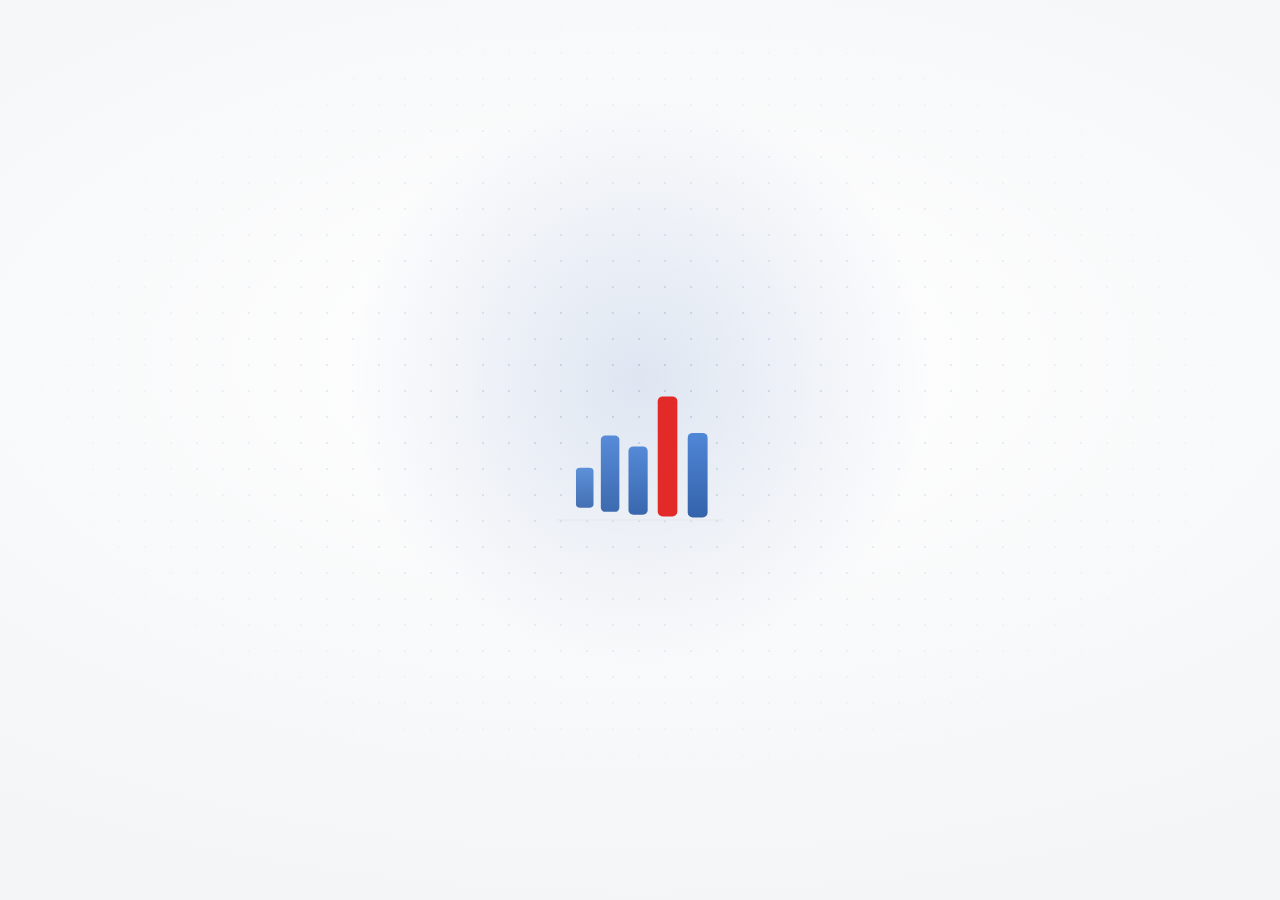
<file: index.html>
<!doctype html>
<html lang="it">
<head>
  <meta charset="utf-8">
  <meta http-equiv="Content-Security-Policy" content="default-src 'self'; script-src 'self' 'sha256-BMGhbbLNZeN0FXfDEO4FTlwZcrYvpu5I1kFqGXIDbXE='; style-src 'self' 'unsafe-inline' https://fonts.googleapis.com; font-src https://fonts.gstatic.com; img-src 'self' data: blob: https://www.payperwear.com https://www.jamesross.it https://cofrasafety.biz https://static.milwaukeetool.eu https://d11ak7fd9ypfb7.cloudfront.net https://assets.ffgroup-toolindustries.com https://www.sola.at https://www.activegear.eu https://media.maxilia.eu https://usag.it https://www.promitspa.it https://lavor.com https://www.propac.it https://media.kerakoll.com; connect-src 'self' https://script.google.com https://script.googleusercontent.com https://www.payperwear.com https://www.jamesross.it https://cofrasafety.biz https://static.milwaukeetool.eu https://d11ak7fd9ypfb7.cloudfront.net https://assets.ffgroup-toolindustries.com https://www.sola.at https://www.activegear.eu https://media.maxilia.eu https://usag.it https://www.promitspa.it https://lavor.com https://www.propac.it https://media.kerakoll.com; worker-src 'self'; manifest-src 'self'; object-src 'none'; base-uri 'self'; form-action 'none'">
  <meta name="referrer" content="no-referrer">
  <meta name="viewport" content="width=device-width, initial-scale=1, maximum-scale=1, user-scalable=no, viewport-fit=cover">
  <title>Centro di Costo</title>
  <meta name="theme-color" content="#f4f5f7" media="(prefers-color-scheme: light)">
  <meta name="theme-color" content="#0f1115" media="(prefers-color-scheme: dark)">
  <script>try{var t=localStorage.getItem('cdc_theme');if(t==='light'||t==='dark')document.documentElement.setAttribute('data-theme',t)}catch(e){}</script>
  <meta name="apple-mobile-web-app-capable" content="yes">
  <meta name="mobile-web-app-capable" content="yes">
  <meta name="apple-mobile-web-app-status-bar-style" content="default">
  <meta name="apple-mobile-web-app-title" content="Centro di Costo">
  <link rel="manifest" href="manifest.json">
  <link rel="icon" href="logo.svg" type="image/svg+xml">
  <link rel="apple-touch-icon" href="apple-touch-icon.png">
  <link rel="preconnect" href="https://fonts.googleapis.com"><link rel="preconnect" href="https://fonts.gstatic.com" crossorigin>
  <link href="https://fonts.googleapis.com/css2?family=Inter:wght@400;500;600;700&display=swap" rel="stylesheet">
  <link rel="stylesheet" href="style.css?v=132">
  <link rel="stylesheet" href="cdc.css?v=132">
</head>
<body>
  <div id="splash" class="spx" aria-hidden="true">
    <div class="spx-bg"><i class="spx-grid"></i><i class="spx-glow"></i></div>
    <div class="spx-stage">
      <svg class="spx-svg" viewBox="0 0 400 400">
        <defs>
          <linearGradient id="spx-sheen" x1="0" x2="1" y1="0" y2="0"><stop offset="0" stop-color="#fff" stop-opacity="0"/><stop offset=".5" stop-color="#fff" stop-opacity=".55"/><stop offset="1" stop-color="#fff" stop-opacity="0"/></linearGradient>
          <linearGradient id="spx-bar" x1="0" x2="0" y1="0" y2="1"><stop offset="0" stop-color="#4f86d6"/><stop offset="1" stop-color="#3362ab"/></linearGradient>
          <clipPath id="spx-clip"><rect x="120" y="120" width="160" height="160" rx="36.25"/></clipPath>
          <filter id="spx-sh" x="-40%" y="-40%" width="180%" height="190%"><feDropShadow dx="0" dy="14" stdDeviation="18" flood-color="#1b3566" flood-opacity=".30"/></filter>
        </defs>
        <g id="spx-rip" fill="none" stroke="#3362ab"><circle cx="200" cy="200" r="80"/><circle cx="200" cy="200" r="80"/><circle cx="200" cy="200" r="80"/></g>
        <g id="spx-axis"><path d="M118 296 H282" stroke="currentColor" stroke-width="2" stroke-linecap="round" pathLength="1"/></g>
        <g id="spx-bars">
          <rect x="128" y="236" width="20" height="58" rx="5"/><rect x="158" y="200" width="20" height="94" rx="5"/><rect x="188" y="218" width="20" height="76" rx="5"/><rect x="218" y="168" width="20" height="126" rx="5" class="r"/><rect x="248" y="208" width="20" height="86" rx="5"/>
        </g>
        <g id="spx-dots"></g>
        <g id="spx-ic" transform="translate(120 120) scale(.3125)">
          <rect id="spx-sq" width="512" height="512" rx="256" fill="#3362ab" filter="url(#spx-sh)"/>
          <g fill="none" stroke="#fff" stroke-linecap="round" stroke-linejoin="round">
            <path id="spx-ring" pathLength="1" d="M248 144 A120 120 0 1 0 368 264" stroke-width="34"/>
            <path id="spx-hand" pathLength="1" d="M248 144 V264 H368" stroke-width="22"/>
          </g>
          <path id="spx-slice" d="M290 222 V108 A114 114 0 0 1 404 222 Z" fill="#e22726" stroke="#e22726" stroke-width="26" stroke-linejoin="round"/>
        </g>
        <g clip-path="url(#spx-clip)"><rect id="spx-shine" x="-120" y="100" width="90" height="200" fill="url(#spx-sheen)" transform="skewX(-18)" opacity="0"/></g>
      </svg>
      <div class="spx-t"><b>Centro di Costo</b><span>Gestionale aziendale</span><i class="spx-prog"><u></u></i></div>
    </div>
  </div>

  <!-- Accesso -->
  <section id="setup" class="auth" hidden>
    <aside class="auth-side" aria-hidden="true">
      <div class="ax-bg"><i class="ax-b1"></i><i class="ax-b2"></i><i class="ax-b3"></i><i class="ax-grid"></i><i class="ax-noise"></i></div>
      <div class="auth-brand"><img src="logo.svg" alt="" width="44" height="44"><div><b>Centro di Costo</b><span>Gestionale aziendale</span></div></div>
      <div class="auth-hero">
        <h2>Costi, incassi e utile<br>della tua <span class="ax-rot"><b>azienda</b></span></h2>
        <p>Sempre sotto controllo, in un unico posto.</p>
      </div>
      <div class="ax-stage" id="ax-stage">
        <div class="ax-card ax-main" style="--d:1">
          <div class="ax-ch"><span>Utile del mese</span><em class="ax-up" id="ax-delta">+18%</em></div>
          <b class="ax-val" id="ax-val">€ 12.480</b>
          <svg class="ax-line" viewBox="0 0 300 96" preserveAspectRatio="none"><defs><linearGradient id="ax-ga" x1="0" x2="0" y1="0" y2="1"><stop offset="0" stop-color="#8fb6f5" stop-opacity=".55"/><stop offset="1" stop-color="#8fb6f5" stop-opacity="0"/></linearGradient></defs><path id="ax-area" fill="url(#ax-ga)" d=""/><path id="ax-path" d="" pathLength="1"/><circle id="ax-dot" r="4.5"/></svg>
          <div class="ax-mo"><span>mag</span><span>giu</span><span>lug</span><span>ago</span><span>set</span><span>ott</span></div>
        </div>
        <div class="ax-card ax-bars" style="--d:2">
          <div class="ax-ch"><span>Costi per sede</span></div>
          <div class="ax-bw" id="ax-bars"><i style="--h:62%"></i><i style="--h:84%"></i><i style="--h:45%"></i><i style="--h:70%"></i><i style="--h:38%"></i></div>
        </div>
        <div class="ax-card ax-donut" style="--d:3">
          <svg viewBox="0 0 42 42" id="ax-donut"><circle class="t" r="15.9" cx="21" cy="21"/><circle r="15.9" cx="21" cy="21" pathLength="100" style="--c:#8fb6f5" stroke-dasharray="42 58" stroke-dashoffset="0"/><circle r="15.9" cx="21" cy="21" pathLength="100" style="--c:#f2b25c" stroke-dasharray="28 72" stroke-dashoffset="-42"/><circle r="15.9" cx="21" cy="21" pathLength="100" style="--c:#5fd3a5" stroke-dasharray="18 82" stroke-dashoffset="-70"/><circle r="15.9" cx="21" cy="21" pathLength="100" style="--c:#f07f93" stroke-dasharray="12 88" stroke-dashoffset="-88"/></svg>
          <div><span>Spese per categoria</span><b id="ax-cat">Materie prime</b></div>
        </div>
        <div class="ax-toast" id="ax-toast"><span class="ax-ti" id="ax-ti"></span><div><b id="ax-tt">Fattura registrata</b><small id="ax-ts">Lyreco · € 284,60</small></div></div>
      </div>
      <p class="auth-foot"><button type="button" class="auth-tour" data-tour>Scopri cosa può fare <span>→</span></button><span>Vuoi provarlo? <button type="button" class="auth-demo2" data-demo>Apri la demo</button>, senza registrazione.</span></p>
    </aside>
    <div class="auth-main">
      <div class="auth-card">
        <div class="auth-top"><img src="logo.svg" alt="Centro di Costo" width="52" height="52"><h1 id="auth-title">Accedi</h1><p class="muted" id="auth-sub">Entra con la tua email e la tua password.</p></div>
        <form id="login-form" class="auth-form" data-pane="login" autocomplete="on" novalidate>
          <label class="f"><span>Email o nome utente</span><input id="login-email" name="email" type="text" autocomplete="username" autocapitalize="none" spellcheck="false" required placeholder="nome@azienda.it"></label>
          <label class="f"><span>Password</span><span class="pw-w"><input id="login-pw" name="password" type="password" autocomplete="current-password" required placeholder="La tua password"><button type="button" class="pw-eye" data-pweye aria-label="Mostra password"><svg viewBox="0 0 24 24"><path d="M2 12s3.6-7 10-7 10 7 10 7-3.6 7-10 7S2 12 2 12z"/><circle cx="12" cy="12" r="3"/></svg></button></span></label>
          <button id="login-go" class="btn primary block" type="submit">Entra</button>
          <button type="button" class="link auth-link" data-auth="forgot">Password dimenticata?</button>
          <div class="auth-or"><span>oppure</span></div>
          <button type="button" class="btn block auth-demo" data-demo><svg viewBox="0 0 24 24" aria-hidden="true"><path d="M8 5v14l11-7z"/></svg>Prova la demo, senza account</button>
          <p class="auth-hint auth-cred">Non hai ancora le credenziali? Le ricevi quando attivi il tuo gestionale: <button type="button" class="link" data-tour>scopri come funziona</button>.</p>
        </form>
        <form id="reg-form" class="auth-form" data-pane="reg" autocomplete="off" novalidate hidden aria-hidden="true">
          <div class="reg-mode" role="tablist" aria-label="Tipo di registrazione"><button type="button" role="tab" data-regm="code" class="on" aria-selected="true">Ho un codice</button><button type="button" role="tab" data-regm="new" aria-selected="false">Nuova azienda</button><i></i></div>
          <div class="f-row"><label class="f"><span>Nome e cognome</span><input name="nome" autocomplete="name" required placeholder="Mario Rossi"></label><label class="f"><span>Azienda</span><input name="azienda" autocomplete="organization" placeholder="facoltativo"></label></div>
          <label class="f"><span>Email</span><input name="email" type="email" autocomplete="email" inputmode="email" required placeholder="nome@azienda.it"></label>
          <div class="f-row"><label class="f"><span>Password</span><span class="pw-w"><input name="password" type="password" autocomplete="new-password" required minlength="8" placeholder="almeno 8 caratteri"><button type="button" class="pw-eye" data-pweye aria-label="Mostra password"><svg viewBox="0 0 24 24"><path d="M2 12s3.6-7 10-7 10 7 10 7-3.6 7-10 7S2 12 2 12z"/><circle cx="12" cy="12" r="3"/></svg></button></span></label><label class="f"><span>Ripeti password</span><input name="password2" type="password" autocomplete="new-password" required></label></div>
          <div data-regcode>
            <label class="f"><span>Codice gestionale</span><input name="codice" required autocapitalize="characters" autocomplete="off" spellcheck="false" placeholder="es. DEMO2026" class="auth-code"></label>
            <p class="auth-hint">Il codice collega il tuo account al gestionale della tua azienda: te lo fornisce l'amministratore. Per provare l'app usa <button type="button" class="link" data-democode>DEMO2026</button>.</p>
          </div>
          <div data-regnew hidden>
            <div class="f"><span>Tipo di attività</span><div id="reg-set"></div><input type="hidden" name="settore" value=""></div>
            <label class="f"><span>Città della sede</span><input name="citta" autocomplete="address-level2" placeholder="es. Roma (RM)"></label>
            <p class="auth-hint">Prepariamo un gestionale nuovo per la tua azienda, già adattato alla tua attività. La richiesta arriva all'amministratore: quando la approva ricevi una email e puoi entrare.</p>
          </div>
          <button id="reg-go" class="btn primary block" type="submit">Crea account</button>
        </form>
        <form id="forgot-form" class="auth-form" data-pane="forgot" novalidate hidden>
          <div data-step="1"><label class="f"><span>Email dell'account</span><input name="email" type="email" inputmode="email" autocomplete="username" placeholder="nome@azienda.it"></label>
            <button class="btn primary block" type="submit" data-fgo="1">Inviami il codice</button></div>
          <div data-step="2" hidden><p class="auth-hint">Ti abbiamo inviato un codice di 6 cifre via email (controlla anche la posta indesiderata).</p>
            <label class="f"><span>Codice ricevuto</span><input name="code" inputmode="numeric" autocomplete="one-time-code" maxlength="6" class="auth-code" placeholder="000000"></label>
            <label class="f"><span>Nuova password</span><input name="password" type="password" autocomplete="new-password" placeholder="almeno 8 caratteri"></label>
            <button class="btn primary block" type="submit" data-fgo="2">Salva la nuova password</button></div>
          <button type="button" class="link auth-link" data-auth="login">‹ Torna all'accesso</button>
        </form>
        <p id="login-err" class="auth-msg err" role="alert" hidden></p>
        <p id="login-ok" class="auth-msg ok" role="status" hidden></p>
                <p class="muted small login-note"><svg viewBox="0 0 24 24" aria-hidden="true"><rect x="5" y="11" width="14" height="10" rx="2"/><path d="M8 11V8a4 4 0 0 1 8 0v3"/></svg>Connessione cifrata · le password non vengono mai salvate in chiaro</p>
      </div>
    </div>
  </section>

  <div id="app" class="app" hidden>
    <nav class="nav">
      <div class="brand"><img src="logo.svg" alt="" width="34" height="34"><div><strong>Centro di Costo</strong><span id="brand-ws">Gestionale</span></div></div>
      <a href="#home" data-view="home"><svg viewBox="0 0 24 24"><rect x="3" y="3" width="7.5" height="9" rx="1.5"/><rect x="13.5" y="3" width="7.5" height="5" rx="1.5"/><rect x="13.5" y="11" width="7.5" height="10" rx="1.5"/><rect x="3" y="15" width="7.5" height="6" rx="1.5"/></svg><span><span class="lbl-d">Dashboard</span><span class="lbl-m">Home</span></span></a>
      <a href="#piazzali" data-view="piazzali"><svg viewBox="0 0 24 24"><path d="M12 21s-7-5.6-7-11.2A7 7 0 0 1 19 9.8C19 15.4 12 21 12 21z"/><circle cx="12" cy="10" r="2.6"/></svg><span><span class="lbl-d">Piazzali</span><span class="lbl-m">Piazzali</span></span></a>
      <a href="#attrezzatura" data-view="attrezzatura"><svg viewBox="0 0 24 24"><path d="M21 8 12 3 3 8v8l9 5 9-5z"/><path d="M3 8l9 5 9-5M12 13v8"/></svg><span><span class="lbl-d">Attrezzatura</span><span class="lbl-m">Attrezz.</span></span></a>
      <a href="#gls" data-view="gls"><svg viewBox="0 0 24 24"><path d="M2 7h11v9H2zM13 10h4l3 3v3h-7z"/><circle cx="6" cy="17.5" r="1.8"/><circle cx="16.5" cy="17.5" r="1.8"/></svg><span>GLS</span></a>
      <a href="#gasolio" data-view="gasolio"><svg viewBox="0 0 24 24"><path d="M4 21V5a2 2 0 0 1 2-2h7a2 2 0 0 1 2 2v16M3 21h13M7 7h5v4H7zM15 9h2a2 2 0 0 1 2 2v6a1.5 1.5 0 0 0 3 0V8l-3-3"/></svg><span>Gasolio</span></a>
      <a href="#fatture" data-view="fatture"><svg viewBox="0 0 24 24"><path d="M6 3h9l4 4v14H6z"/><path d="M14 3v5h5M9 13h7M9 17h5"/></svg><span>Fatture</span></a>
      <a href="#incassi" data-view="incassi"><svg viewBox="0 0 24 24"><rect x="3" y="6" width="18" height="13" rx="2"/><path d="M3 10h18M7 15h3"/><path d="M16 3v3M8 3v3"/></svg><span>Incassi</span></a>
      <a href="#vendite" data-view="vendite"><svg viewBox="0 0 24 24"><path d="M6 3h9l4 4v14H6z"/><path d="M14 3v5h5"/><path d="M9 14l2 2 4-4"/></svg><span><span class="lbl-d">DDT e fatture</span><span class="lbl-m">Vendite</span></span></a>
      <a href="#clienti" data-view="clienti"><svg viewBox="0 0 24 24"><circle cx="9" cy="8" r="3.5"/><path d="M2.5 20a6.5 6.5 0 0 1 13 0"/><path d="M16 11h6M19 8v6"/></svg><span>Clienti</span></a>
      <a href="#fornitori" data-view="fornitori"><svg viewBox="0 0 24 24"><path d="M3 21V9l9-6 9 6v12"/><path d="M9 21v-6h6v6"/></svg><span>Fornitori</span></a>
      <a href="#magazzino" data-view="magazzino"><svg viewBox="0 0 24 24"><path d="M3 21V8l9-5 9 5v13"/><path d="M7 21v-8h10v8M7 17h10"/></svg><span><span class="lbl-d">Magazzino</span><span class="lbl-m">Magazz.</span></span></a>
      <a href="#torental" data-view="torental" class="nv-d"><svg viewBox="0 0 24 24"><path d="M4 7h16M4 12h16M4 17h10"/><circle cx="18.5" cy="17" r="2"/></svg><span>Torental</span></a>
      <a href="#lyreco" data-view="lyreco"><svg viewBox="0 0 24 24"><rect x="5" y="4" width="14" height="17" rx="2"/><path d="M9 4V3h6v1M9 10h6M9 14h6M9 18h3"/></svg><span>Lyreco</span></a>
      <a href="#amazon" data-view="amazon"><svg viewBox="0 0 24 24"><path d="M6 7h12l-1 13H7z"/><path d="M9 7a3 3 0 0 1 6 0"/><path d="M9 14c1.8 1.2 4.2 1.2 6 0"/></svg><span>Amazon</span></a>
      <a href="#preventivi" data-view="preventivi" class="nv-d"><svg viewBox="0 0 24 24"><path d="M7 3h10a1 1 0 0 1 1 1v17l-3-2-3 2-3-2-3 2V4a1 1 0 0 1 1-1z"/><path d="M9 8h6M9 12h6M9 16h3"/></svg><span>Preventivi</span></a>
      <a href="#dipendenti" data-view="dipendenti"><svg viewBox="0 0 24 24"><circle cx="9" cy="8" r="3.5"/><path d="M2.5 20a6.5 6.5 0 0 1 13 0"/><circle cx="17" cy="9" r="2.5"/><path d="M16 14.5a5 5 0 0 1 5.5 5"/></svg><span><span class="lbl-d">Dipendenti</span><span class="lbl-m">Personale</span></span></a>
      <a href="#analisi" data-view="analisi"><svg viewBox="0 0 24 24"><path d="M4 20V10M10 20V4M16 20v-7M22 20H2"/></svg><span>Analisi</span></a>
      <a href="#impostazioni" data-view="impostazioni" class="nv-d"><svg viewBox="0 0 24 24"><circle cx="12" cy="12" r="3"/><path d="M19.4 15a1.7 1.7 0 0 0 .3 1.8l.1.1a2 2 0 1 1-2.8 2.8l-.1-.1a1.7 1.7 0 0 0-1.8-.3 1.7 1.7 0 0 0-1 1.5V21a2 2 0 1 1-4 0v-.1a1.7 1.7 0 0 0-1.1-1.5 1.7 1.7 0 0 0-1.8.3l-.1.1a2 2 0 1 1-2.8-2.8l.1-.1a1.7 1.7 0 0 0 .3-1.8 1.7 1.7 0 0 0-1.5-1H3a2 2 0 1 1 0-4h.1a1.7 1.7 0 0 0 1.5-1.1 1.7 1.7 0 0 0-.3-1.8l-.1-.1a2 2 0 1 1 2.8-2.8l.1.1a1.7 1.7 0 0 0 1.8.3H9a1.7 1.7 0 0 0 1-1.5V3a2 2 0 1 1 4 0v.1a1.7 1.7 0 0 0 1 1.5 1.7 1.7 0 0 0 1.8-.3l.1-.1a2 2 0 1 1 2.8 2.8l-.1.1a1.7 1.7 0 0 0-.3 1.8V9a1.7 1.7 0 0 0 1.5 1H21a2 2 0 1 1 0 4h-.1a1.7 1.7 0 0 0-1.5 1z"/></svg><span><span class="lbl-d">Impostazioni</span><span class="lbl-m">Opzioni</span></span></a>
      <button type="button" id="nav-more" class="nv-m" aria-label="Tutte le sezioni"><svg viewBox="0 0 24 24"><rect x="4" y="4" width="6.5" height="6.5" rx="2"/><rect x="13.5" y="4" width="6.5" height="6.5" rx="2"/><rect x="4" y="13.5" width="6.5" height="6.5" rx="2"/><rect x="13.5" y="13.5" width="6.5" height="6.5" rx="2"/></svg><span>Altro</span></button>
      <div class="nav-foot"><span id="sync-side" class="sync"></span></div>
    </nav>

    <main>
      <header class="top">
        <div class="top-l"><img class="top-logo" src="logo.svg" alt="Centro di Costo" width="32" height="32"><div><h2 id="title">Home</h2><span id="subtitle" class="subtitle"></span></div></div>
        <div class="top-r">
          <span id="sync" class="sync" title="Stato sincronizzazione"></span>
          <a id="solo-all" class="btn sm solo-all" href="./#home" hidden title="Apri tutto il gestionale"><svg viewBox="0 0 24 24"><rect x="4" y="4" width="6.5" height="6.5" rx="2"/><rect x="13.5" y="4" width="6.5" height="6.5" rx="2"/><rect x="4" y="13.5" width="6.5" height="6.5" rx="2"/><rect x="13.5" y="13.5" width="6.5" height="6.5" rx="2"/></svg><span>Tutto il gestionale</span></a>
          <button type="button" class="iva-tg" aria-pressed="false" title="Mostra gli importi con o senza IVA"><span>Netto</span><span>+ IVA</span><i></i></button>
          <button id="add-top" class="btn primary only-desk btn-ic"><svg viewBox="0 0 24 24"><path d="M12 5v14M5 12h14"/></svg><span>Nuovo movimento</span></button>
        </div>
      </header>

      <!-- DASHBOARD -->
      <section id="v-home" class="view" data-v="home" hidden>
        <div class="gl-bar">
          <div class="gl-month">
            <button class="icon-btn" id="ov-prev" aria-label="Periodo precedente">‹</button>
            <select id="ov-per" aria-label="Periodo"></select>
            <button class="icon-btn" id="ov-next" aria-label="Periodo successivo">›</button>
          </div>
        </div>
        <div id="ov-body"></div>
      </section>

      <section id="v-piazzali" class="view" data-v="piazzali" hidden>
        <div class="gl-bar">
          <div class="gl-month">
            <button class="icon-btn" id="pz-prev" aria-label="Periodo precedente">‹</button>
            <select id="pz-per" aria-label="Periodo"></select>
            <button class="icon-btn" id="pz-next" aria-label="Periodo successivo">›</button>
          </div>
          <div class="gl-act">
            <button class="btn sm" id="pz-cdc"><span class="lb-d">Centri di costo</span><span class="lb-m">Centri</span></button>
            <button class="btn sm primary" id="pz-link"><span class="lb-d">Collega i nomi</span><span class="lb-m">Collega</span></button>
          </div>
        </div>
        <div id="pz-body"></div>
      </section>

      <section id="v-preventivi" class="view" data-v="preventivi" hidden>
        <div class="gl-bar pv-bar0">
          <div class="tr-seg pv-tabs"><button type="button" data-pvtab="prev">Preventivi</button><button type="button" data-pvtab="cat">Catalogo</button><button type="button" data-pvtab="cli">Clienti</button></div>
          <div class="pv-brand" role="group" aria-label="Fornitore"><i class="pv-bi"></i><button type="button" data-pvsup="all" class="pv-ball" title="Tutti i fornitori: cerca e confronta" aria-label="Tutti i fornitori"><svg viewBox="0 0 24 24" aria-hidden="true"><circle cx="10.5" cy="10.5" r="6"/><path d="M15 15l5 5"/><path d="M8 10.5h5M10.5 8v5"/></svg><span>Tutti</span></button><button type="button" data-pvsup="payper" title="Payper" aria-label="Payper"><img src="logo-payper.svg" alt="Payper" width="30" height="34"></button><button type="button" data-pvsup="jrc" title="JRC" aria-label="JRC"><img src="logo-jrc.svg" alt="JRC" width="32" height="32"></button><button type="button" data-pvsup="dewalt" title="DeWalt" aria-label="DeWalt"><img src="logo-dewalt.svg" alt="DeWalt" width="44" height="32"></button><button type="button" data-pvsup="stanley" title="Stanley" aria-label="Stanley"><img src="logo-stanley.svg" alt="Stanley" width="44" height="32"></button><button type="button" data-pvsup="usag" title="USAG" aria-label="USAG"><img src="logo-usag.svg" alt="USAG" width="44" height="32"></button><button type="button" data-pvsup="milwaukee" title="Milwaukee" aria-label="Milwaukee"><img src="logo-milwaukee.svg" alt="Milwaukee" width="44" height="32"></button><button type="button" data-pvsup="cofra" title="Cofra" aria-label="Cofra"><img src="logo-cofra.svg" alt="Cofra" width="44" height="32"></button><button type="button" data-pvsup="portwest" title="Portwest" aria-label="Portwest"><img src="logo-portwest.svg" alt="Portwest" width="44" height="32"></button><button type="button" data-pvsup="ffg" title="FFG" aria-label="FFG"><img src="logo-ffg.svg" alt="FFG" width="44" height="32"></button><button type="button" data-pvsup="benman" title="Benman" aria-label="Benman"><img src="logo-benman.svg" alt="Benman" width="44" height="32"></button><button type="button" data-pvsup="hugo" title="Hugo" aria-label="Hugo"><img src="logo-hugo.svg" alt="Hugo" width="44" height="32"></button><button type="button" data-pvsup="sola" title="Sola" aria-label="Sola"><img src="logo-sola.svg" alt="Sola" width="44" height="32"></button><button type="button" data-pvsup="activegear" title="Active Gear" aria-label="Active Gear"><img src="logo-activegear.svg" alt="Active Gear" width="44" height="32"></button><button type="button" data-pvsup="maxilia" title="Maxilia" aria-label="Maxilia"><img src="logo-maxilia.svg" alt="Maxilia" width="44" height="32"></button><button type="button" data-pvsup="promit" title="Promit" aria-label="Promit"><img src="logo-promit.svg" alt="Promit" width="44" height="32"></button><button type="button" data-pvsup="lavor" title="Lavor" aria-label="Lavor"><img src="logo-lavor.svg" alt="Lavor" width="44" height="32"></button><button type="button" data-pvsup="propac" title="Propac" aria-label="Propac"><img src="logo-propac.svg" alt="Propac" width="44" height="32"></button><button type="button" data-pvsup="kerakoll" title="Kerakoll" aria-label="Kerakoll"><img src="logo-kerakoll.svg" alt="Kerakoll" width="44" height="32"></button><button type="button" data-pvsup="mag" title="I tuoi articoli di magazzino" aria-label="Magazzino" hidden><img src="logo-mag.svg" alt="Magazzino" width="44" height="32"></button><button type="button" data-pvsup="srv" title="I tuoi servizi e lavorazioni" aria-label="Servizi" hidden><img src="logo-srv.svg" alt="Servizi" width="44" height="32"></button></div>
          <div class="gl-act pv-act"><button type="button" class="pv-eye pv-toolsb" id="pv-tools" aria-haspopup="menu" aria-expanded="false" title="Aggiungi prodotti da link e importa prezzi"><svg viewBox="0 0 24 24" aria-hidden="true"><circle cx="5" cy="12" r="1.6"/><circle cx="12" cy="12" r="1.6"/><circle cx="19" cy="12" r="1.6"/></svg><span>Altro</span></button><button type="button" class="pv-eye" id="pv-eye" aria-pressed="false" title="Mostra o nascondi i prezzi d'acquisto"><svg class="e-on" viewBox="0 0 24 24"><path d="M2 12s3.6-7 10-7 10 7 10 7-3.6 7-10 7S2 12 2 12z"/><circle cx="12" cy="12" r="3"/></svg><svg class="e-off" viewBox="0 0 24 24"><path d="M3 3l18 18M10.6 5.1A10.4 10.4 0 0 1 12 5c6.4 0 10 7 10 7a17 17 0 0 1-3.2 4.1M6.6 6.6C3.9 8.4 2 12 2 12s3.6 7 10 7c1.8 0 3.4-.5 4.8-1.3M9.9 9.9a3 3 0 0 0 4.2 4.2"/></svg><span>Prezzi d'acquisto visibili</span></button><button class="btn sm primary" id="pv-new"><span class="lb-d">+ Nuovo preventivo</span><span class="lb-m">+ Nuovo</span></button></div>
        </div>
        <div id="pv-body"></div>
      </section>

      <!-- ATTREZZATURA · PANORAMICA -->
      <section id="v-attr" class="view" data-v="attrezzatura" hidden>
        <div class="sub-tabs"><a href="#attrezzatura" data-st="attrezzatura">Panoramica</a><a href="#movimenti" data-st="movimenti">Acquisti</a><a href="#articoli" data-st="articoli">Prodotti</a></div>
        <div class="soc-bar" id="h-soc"></div>
        <div class="kpis">
          <div class="card kpi"><div class="kpi-h"><span class="label">Totale speso</span><span class="kpi-ic"><svg viewBox="0 0 24 24"><path d="M17 6.5A7 7 0 1 0 17 17.5M4 10h9M4 14h9"/></svg></span></div><div class="big" id="k-tot">0 €</div><span class="muted small" id="k-tot-s"></span></div>
          <div class="card kpi"><div class="kpi-h"><span class="label">Centro più costoso</span><span class="kpi-ic"><svg viewBox="0 0 24 24"><path d="M12 21s-7-6.2-7-11.5a7 7 0 0 1 14 0C19 14.8 12 21 12 21z"/><circle cx="12" cy="9.5" r="2.5"/></svg></span></div><div class="big k-txt" id="k-top">—</div><span class="muted small" id="k-top-s"></span></div>
          <div class="card kpi link-card" data-go="articoli"><div class="kpi-h"><span class="label">Prodotti</span><span class="kpi-ic"><svg viewBox="0 0 24 24"><path d="M21 8 12 3 3 8v8l9 5 9-5z"/><path d="M3 8l9 5 9-5M12 13v8"/></svg></span></div><div class="big" id="k-art">0</div><span class="muted small" id="k-art-s"></span></div>
          <div class="card kpi link-card" id="k-zero-card"><div class="kpi-h"><span class="label">Righe senza prezzo</span><span class="kpi-ic warn-ic"><svg viewBox="0 0 24 24"><path d="M12 3 2 20h20zM12 10v4M12 17h.01"/></svg></span></div><div class="big" id="k-zero">0</div><span class="muted small" id="k-zero-s">da completare</span></div>
        </div>
        <div class="cc-dash dash">
          <div class="card cc-mapcard">
            <div class="card-h"><h3>Mappa dei centri</h3><span class="muted small k-ivalbl"></span></div>
            <div class="cc-map k-map"></div>
          </div>
          <div class="card cc-rankcard"><div class="card-h"><h3>Classifica centri</h3><span class="muted small">tocca per il dettaglio</span></div><div class="cc-rank k-rank"></div><div class="cc-ins k-ins"></div></div>
        </div>
        <div class="card cc-focus k-focus dash"></div>
        <div class="home-grid">
          <div class="col-main">
            <div class="card"><div class="card-h"><h3>Spesa per categoria</h3><span class="muted small" id="h-cat-n"></span></div><div class="bars" id="h-cat"></div></div>
            <div class="card" id="h-trend-card"><div class="card-h"><h3>Andamento mensile</h3><span class="muted small" id="h-trend-s"></span></div><div class="mbars" id="h-trend"></div></div>
          </div>
          <div class="col-side">
            <div class="card" id="h-ai"></div>
            <div class="card"><div class="card-h"><h3>Voci più costose</h3><a class="link" href="#movimenti">Tutti</a></div><div class="list" id="h-top"></div></div>
          </div>
        </div>
        <div class="card"><div class="card-h"><h3>Confronto per categoria</h3><span class="muted small">importi per centro</span></div><div class="mx-wrap k-matrix"></div></div>
      </section>

      <!-- MOVIMENTI -->
      <section id="v-movimenti" class="view" data-v="movimenti" hidden>
        <div class="sub-tabs"><a href="#attrezzatura" data-st="attrezzatura">Panoramica</a><a href="#movimenti" data-st="movimenti">Acquisti</a><a href="#articoli" data-st="articoli">Prodotti</a><span class="st-h">ogni riga di DDT o fattura: cosa, quando, per quale centro</span></div>
        <div class="filters f4">
          <input id="f-q" type="search" placeholder="Cerca descrizione, codice, documento…">
          <select id="f-centro"></select>
          <select id="f-cat"></select>
          <select id="f-per"></select>
        </div>
        <div class="card zb" id="m-zero" hidden>
          <span class="zb-ic"><svg viewBox="0 0 24 24"><path d="M12 3 2 20h20zM12 10v4M12 17h.01"/></svg></span>
          <div class="zb-t"><b>Completa i prezzi mancanti</b><span>1 · Esporta in Excel &nbsp;2 · Inserisci i prezzi (e se vuoi aggiungi prodotti) &nbsp;3 · Reimporta: prima di salvare ti mostro prezzi variati e prodotti nuovi.</span></div>
          <div class="zb-an" id="zb-an"></div>
          <div class="zb-a"><button class="btn sm primary" id="zb-auto" hidden>Completa in automatico</button><button class="btn sm" id="zb-xls">1 · Esporta Excel</button><button class="btn sm" id="zb-imp">3 · Importa file</button></div>
        </div>
        <div class="sum-row"><span class="muted small" id="m-count"></span><span class="sum-r"><button class="btn sm" id="m-selmode">Seleziona</button><button class="btn sm" id="m-imp"><span class="xl-d">Importa </span>aggiornamenti</button><button class="btn sm" id="m-xls"><span class="xl-d">Esporta </span>Excel</button><strong id="m-sum">0 €</strong></span></div>
        <div id="m-list"></div>
      </section>

      <!-- CENTRI -->

      <!-- ARTICOLI -->
      <section id="v-articoli" class="view" data-v="articoli" hidden>
        <div class="sub-tabs"><a href="#attrezzatura" data-st="attrezzatura">Panoramica</a><a href="#movimenti" data-st="movimenti">Acquisti</a><a href="#articoli" data-st="articoli">Prodotti</a><span class="st-h">gli stessi acquisti raggruppati per prodotto: prezzi, quantità e storico</span></div>
        <div class="filters f3">
          <input id="a-q" type="search" placeholder="Cerca prodotto o codice…">
          <select id="a-sort">
            <option value="tot">Ordina per spesa</option>
            <option value="qty">Ordina per quantità</option>
            <option value="var">Prima i prezzi variati</option>
            <option value="n">Ordina per n. acquisti</option>
          </select>
          <select id="a-centro"></select>
        </div>
        <div class="sum-row"><span class="a-cnt"><span class="muted small" id="a-count"></span><span class="chip soon" id="a-var" hidden></span></span><span class="sum-r"><a class="btn sm" href="modello-importazione.xlsx" download><span class="lb-d">Scarica modello</span><span class="lb-m">Modello</span></a><button class="btn sm" id="a-imp"><span class="lb-d">Importa prodotti</span><span class="lb-m">Importa</span></button><button class="btn sm primary" id="a-xls"><span class="lb-d">Esporta Excel</span><span class="lb-m">Esporta</span></button></span></div>
        <div id="a-list"></div>
      </section>


      <!-- GLS ATTREZZATI -->
      <section id="v-gls" class="view" data-v="gls" hidden>
        <div class="gl-bar">
          <div class="gl-month">
            <button class="icon-btn" id="gl-prev" aria-label="Mese precedente">‹</button>
            <select id="gl-mese" aria-label="Mese"></select>
            <button class="icon-btn" id="gl-next" aria-label="Mese successivo">›</button>
          </div>
          <div class="gl-act">
            <button class="btn sm gl-pdf" id="gl-pdfup" type="button" hidden><span class="lb-d">Carica PDF</span><span class="lb-m">+ PDF</span></button>
            <a class="btn sm gl-pdf" id="gl-pdf" href="#" hidden><svg viewBox="0 0 24 24" aria-hidden="true"><path d="M14 3H7a2 2 0 0 0-2 2v14a2 2 0 0 0 2 2h10a2 2 0 0 0 2-2V8z"/><path d="M14 3v5h5M12 11v6M9.5 14.5 12 17l2.5-2.5"/></svg><span class="lb-d">Analisi PDF</span><span class="lb-m">PDF</span></a>
            <a class="btn sm" href="modello-gls.xlsx" download><span class="lb-d">Scarica modello</span><span class="lb-m">Modello</span></a>
            <button class="btn sm" id="gl-imp"><span class="lb-d">Importa mese</span><span class="lb-m">Importa</span></button>
            <button class="btn sm primary" id="gl-xls"><span class="lb-d">Esporta Excel</span><span class="lb-m">Esporta</span></button>
          </div>
        </div>
        <div id="gl-body"></div>
      </section>

      <!-- GASOLIO -->
      <section id="v-gasolio" class="view" data-v="gasolio" hidden>
        <div class="gl-bar">
          <div class="gl-month">
            <button class="icon-btn" id="ga-prev" aria-label="Periodo precedente">‹</button>
            <select id="ga-per" aria-label="Periodo"></select>
            <button class="icon-btn" id="ga-next" aria-label="Periodo successivo">›</button>
          </div>
          <div class="gl-act">
            <a class="btn sm" href="modello-gasolio.xlsx" download><span class="lb-d">Scarica modello</span><span class="lb-m">Modello</span></a>
            <button class="btn sm" id="ga-imp"><span class="lb-d">Importa Excel</span><span class="lb-m">Importa</span></button>
            <button class="btn sm" id="ga-xls"><span class="lb-d">Esporta Excel</span><span class="lb-m">Esporta</span></button>
            <button class="btn sm primary only-desk" id="ga-add">+ Rifornimento</button>
          </div>
        </div>
        <div id="ga-body"></div>
      </section>

      <!-- FATTURE -->
      <section id="v-fatture" class="view" data-v="fatture" hidden>
        <div class="gl-bar">
          <div class="gl-month">
            <button class="icon-btn" id="fa-prev" aria-label="Periodo precedente">‹</button>
            <select id="fa-per" aria-label="Periodo"></select>
            <button class="icon-btn" id="fa-next" aria-label="Periodo successivo">›</button>
          </div>
          <div class="gl-act">
            <a class="btn sm" href="modello-fatture.xlsx" download><span class="lb-d">Scarica modello</span><span class="lb-m">Modello</span></a>
            <button class="btn sm" id="fa-imp"><span class="lb-d">Importa Excel</span><span class="lb-m">Importa</span></button>
            <button class="btn sm" id="fa-xls"><span class="lb-d">Esporta Excel</span><span class="lb-m">Esporta</span></button>
            <button class="btn sm only-desk" id="fa-add">+ Fattura</button>
            <button class="btn sm primary" id="fa-ai" hidden><span class="lb-d">✦ Leggi fattura con IA</span><span class="lb-m">✦ Leggi</span></button>
          </div>
        </div>
        <div id="fa-body"></div>
      </section>

      <!-- TORENTAL · LISTINO KIT -->
      <section id="v-torental" class="view" data-v="torental" hidden>
        <div class="gl-bar">
          <div class="tr-seg tr-tabs" role="tablist"><button type="button" data-trtab="list">Listino</button><button type="button" data-trtab="ord">Ordini</button><button type="button" data-trtab="cli">Clienti</button></div>
          <div class="gl-act">
            <button class="btn sm primary tr-ordbtn" id="tro-new"><span class="lb-d">+ Nuovo ordine</span><span class="lb-m">+ Ordine</span></button><button class="btn sm tr-lsb" id="tr-imp"><span class="lb-d">Importa listino</span><span class="lb-m">Importa</span></button>
            <button class="btn sm tr-lsb" id="tr-xls"><span class="lb-d">Esporta Excel</span><span class="lb-m">Esporta</span></button>
            <button class="btn sm tr-lsb" id="tr-mod"><span class="lb-d">Modifica listino</span><span class="lb-m">Modifica</span></button>
            <button class="btn sm tr-pdfbtn tr-lsb" id="tr-pdf" title="Scarica il listino in PDF"><svg viewBox="0 0 24 24" aria-hidden="true"><path d="M14 3H7a2 2 0 0 0-2 2v14a2 2 0 0 0 2 2h10a2 2 0 0 0 2-2V8z"/><path d="M14 3v5h5M12 11v6M9.5 14.5 12 17l2.5-2.5"/></svg><span>PDF</span></button>
          </div>
        </div>
        <div id="tr-body"></div>
      </section>

      <!-- LYRECO -->
      <section id="v-lyreco" class="view" data-v="lyreco" hidden>
        <div class="gl-bar">
          <div class="gl-month">
            <button class="icon-btn" id="ly-prev" aria-label="Periodo precedente">‹</button>
            <select id="ly-per" aria-label="Periodo"></select>
            <button class="icon-btn" id="ly-next" aria-label="Periodo successivo">›</button>
          </div>
          <div class="gl-act">
            <button class="btn sm" id="ly-imp"><span class="lb-d">Importa Excel</span><span class="lb-m">Importa</span></button>
            <button class="btn sm tr-pdfbtn" id="ly-pdf" title="Report PDF per piazzale e periodo"><svg viewBox="0 0 24 24" aria-hidden="true"><path d="M14 3H7a2 2 0 0 0-2 2v14a2 2 0 0 0 2 2h10a2 2 0 0 0 2-2V8z"/><path d="M14 3v5h5M12 11v6M9.5 14.5 12 17l2.5-2.5"/></svg><span>PDF</span></button>
            <button class="btn sm primary" id="ly-xls"><span class="lb-d">Esporta Excel</span><span class="lb-m">Esporta</span></button>
          </div>
        </div>
        <div id="ly-body"></div>
      </section>

      <!-- AMAZON -->
      <section id="v-amazon" class="view" data-v="amazon" hidden>
        <div class="gl-bar">
          <div class="gl-month">
            <button class="icon-btn" id="am-prev" aria-label="Periodo precedente">‹</button>
            <select id="am-per" aria-label="Periodo"></select>
            <button class="icon-btn" id="am-next" aria-label="Periodo successivo">›</button>
          </div>
          <div class="gl-act">
            <button class="btn sm" id="am-ai" hidden><span class="lb-d">✦ Categorie con IA</span><span class="lb-m">✦ IA</span></button>
            <button class="btn sm" id="am-imp"><span class="lb-d">Importa report</span><span class="lb-m">Importa</span></button>
            <button class="btn sm tr-pdfbtn" id="am-pdf" title="Report PDF per piazzale e periodo"><svg viewBox="0 0 24 24" aria-hidden="true"><path d="M14 3H7a2 2 0 0 0-2 2v14a2 2 0 0 0 2 2h10a2 2 0 0 0 2-2V8z"/><path d="M14 3v5h5M12 11v6M9.5 14.5 12 17l2.5-2.5"/></svg><span>PDF</span></button>
            <button class="btn sm primary" id="am-xls"><span class="lb-d">Esporta Excel</span><span class="lb-m">Esporta</span></button>
          </div>
        </div>
        <div id="am-body"></div>
      </section>

      <!-- IMPOSTAZIONI -->
      <!-- UTENTI (solo amministratore) -->
      <section id="v-incassi" class="view" data-v="incassi" hidden><div id="in-body"></div></section>
      <section id="v-vendite" class="view" data-v="vendite" hidden><div id="vn-body"></div></section>
      <section id="v-clienti" class="view" data-v="clienti" hidden><div id="cl-body"></div></section>
      <section id="v-fornitori" class="view" data-v="fornitori" hidden><div id="fo-body"></div></section>
      <section id="v-magazzino" class="view" data-v="magazzino" hidden><div id="mg-body"></div></section>

      <section id="v-dipendenti" class="view" data-v="dipendenti" hidden><div id="dp-body"></div></section>
      <section id="v-analisi" class="view" data-v="analisi" hidden><div id="an-body"></div></section>
      <section id="v-impostazioni" class="view" data-v="impostazioni" hidden>
        <div class="st-wrap">
          <nav class="st-nav" aria-label="Sezioni delle impostazioni">
            <a href="#st-set" data-st-go="st-set"><svg viewBox="0 0 24 24"><rect x="3" y="7" width="18" height="13" rx="2"/><path d="M8 7V5a2 2 0 0 1 2-2h4a2 2 0 0 1 2 2v2M3 12h18"/></svg><span>Attività e sezioni</span></a>
            <a href="#st-doc" data-st-go="st-doc"><svg viewBox="0 0 24 24"><path d="M6 3h9l4 4v14H6z"/><path d="M14 3v5h5M9 13h7M9 17h5"/></svg><span>DDT e fatture</span></a>
            <a href="#st-srv" data-st-go="st-srv"><svg viewBox="0 0 24 24"><path d="M14.7 6.3a4 4 0 0 0-5.4 5.4L4 17v3h3l5.3-5.3a4 4 0 0 0 5.4-5.4l-2.5 2.5-2.4-.6-.6-2.4z"/></svg><span>Servizi</span></a>
            <a href="#st-gen" data-st-go="st-gen"><svg viewBox="0 0 24 24"><circle cx="12" cy="12" r="8"/><path d="M12 4a8 8 0 0 1 0 16z" fill="currentColor" stroke="none"/></svg><span>Aspetto</span></a>
            <a href="#st-dati" data-st-go="st-dati"><svg viewBox="0 0 24 24"><ellipse cx="12" cy="6" rx="7" ry="3"/><path d="M5 6v6c0 1.7 3.1 3 7 3s7-1.3 7-3V6M5 12v6c0 1.7 3.1 3 7 3s7-1.3 7-3v-6"/></svg><span>Dati e backup</span></a>
            <a href="#st-cdc" data-st-go="st-cdc"><svg viewBox="0 0 24 24"><path d="M12 21s-7-5.6-7-11.2A7 7 0 0 1 19 9.8C19 15.4 12 21 12 21z"/><circle cx="12" cy="10" r="2.6"/></svg><span>Centri e categorie</span></a>
            <a href="#st-bud" data-st-go="st-bud"><svg viewBox="0 0 24 24"><path d="M4 19V5M4 19h16M8 15v-4M12 15V8M16 15v-6"/></svg><span>Budget</span></a>
            <a href="#st-ai" data-st-go="st-ai"><svg viewBox="0 0 24 24"><path d="M12 3l1.8 5.2L19 10l-5.2 1.8L12 17l-1.8-5.2L5 10l5.2-1.8z"/></svg><span>Intelligenza artificiale</span></a>
            <a href="#st-acc" data-st-go="st-acc"><svg viewBox="0 0 24 24"><rect x="5" y="11" width="14" height="10" rx="2"/><path d="M8 11V8a4 4 0 0 1 8 0v3"/></svg><span>Account e accesso</span></a>
          </nav>
          <div class="st-main">

            <section class="st-sec" id="st-set">
              <div class="st-sh"><h2>Attività e sezioni</h2><p>Il tipo di attività adatta nomi, categorie e sezioni del gestionale. Puoi accendere e spegnere le sezioni che ti servono.</p></div>
              <div class="card st-card" id="s-set"></div>
              <div class="card st-card"><div class="st-ch"><h3>Sezioni del menu</h3><span class="muted small" id="s-mod-n"></span></div><div id="s-mod"></div></div>
            </section>

            <section class="st-sec" id="st-doc">
              <div class="st-sh"><h2>DDT e fatture</h2><p>I dati della tua azienda che compaiono su DDT, fatture e file XML per lo SdI.</p></div>
              <div class="card st-card" id="s-doc"></div>
            </section>

            <section class="st-sec" id="st-srv">
              <div class="st-sh"><h2>Servizi e lavorazioni</h2><p>Righe pronte (manodopera, trasporto, montaggio…) da aggiungere con un tocco in DDT, fatture e preventivi.</p></div>
              <div class="card st-card" id="s-srv"></div>
            </section>

            <section class="st-sec" id="st-gen">
              <div class="st-sh"><h2>Aspetto</h2><p>Come appare l'app su questo dispositivo.</p></div>
              <div class="card st-card">
                <div class="st-row"><div class="st-l"><b>Tema</b><small>Automatico segue le impostazioni del telefono o del PC.</small></div>
                  <div class="th-seg st-theme" id="s-theme" role="radiogroup" aria-label="Tema">
                    <button type="button" data-theme-set="auto" role="radio"><svg viewBox="0 0 24 24"><circle cx="12" cy="12" r="8"/><path d="M12 4a8 8 0 0 1 0 16z" fill="currentColor" stroke="none"/></svg><span>Automatico</span></button>
                    <button type="button" data-theme-set="light" role="radio"><svg viewBox="0 0 24 24"><circle cx="12" cy="12" r="4"/><path d="M12 2v2M12 20v2M4.9 4.9l1.4 1.4M17.7 17.7l1.4 1.4M2 12h2M20 12h2M4.9 19.1l1.4-1.4M17.7 6.3l1.4-1.4"/></svg><span>Chiaro</span></button>
                    <button type="button" data-theme-set="dark" role="radio"><svg viewBox="0 0 24 24"><path d="M20 14.5A8 8 0 0 1 9.5 4a8 8 0 1 0 10.5 10.5z"/></svg><span>Scuro</span></button>
                    <i></i>
                  </div></div>
              </div>
            </section>

            <section class="st-sec" id="st-dati">
              <div class="st-sh"><h2>Dati e backup</h2><p>Copie di sicurezza del Foglio Google e import/export degli acquisti di attrezzatura.</p></div>
              <div class="card st-card bk-card"><div class="st-ch"><h3>Backup automatico</h3></div><div id="s-bk"></div></div>
              <div class="card st-card">
                <div class="st-ch"><h3>Acquisti di attrezzatura · Excel</h3><a class="link" href="modello-importazione.xlsx" download>Scarica il modello</a></div>
                <div class="st-row"><div class="st-l"><b>Importa aggiornamenti</b><small>Aggiunge le righe nuove dall'export del gestionale o dal modello compilato. La categoria vuota viene assegnata da sola.</small></div><button class="btn sm primary" id="s-imp-add">Importa</button></div>
                <div class="st-row"><div class="st-l"><b>Esporta tutto</b><small>Scarica in Excel tutti gli acquisti con riepiloghi per centro e categoria.</small></div><button class="btn sm" id="s-xls">Esporta Excel</button></div>
                <div class="st-row st-danger"><div class="st-l"><b>Sostituisci tutto</b><small>Cancella gli acquisti attuali e li rimpiazza con quelli del file. Usalo solo se sai cosa stai facendo.</small></div><button class="btn sm st-btn-d" id="s-imp-rep">Sostituisci</button></div>
              </div>
            </section>

            <section class="st-sec" id="st-cdc">
              <div class="st-sh"><h2>Centri di costo e categorie</h2><p>I piazzali sono condivisi da tutte le sezioni; i nomi dell'attrezzatura, di GLS e del gasolio si collegano ai piazzali.</p></div>
              <div class="card st-card">
                <div class="st-row"><div class="st-l"><b>Piazzali</b><small id="s-pz-n">Codici CDC, città e località usati da Lyreco, Amazon e dalla sezione Piazzali.</small></div><button class="btn sm" id="s-pz-cdc">Gestisci</button></div>
                <div class="st-row"><div class="st-l"><b>Collega i nomi ai piazzali</b><small id="s-pz-link">Abbina i nomi usati da attrezzatura, GLS e gasolio ai piazzali.</small></div><button class="btn sm primary" id="s-pz-lk">Collega</button></div>
              </div>
              <div class="card st-card">
                <div class="st-ch"><h3>Centri dell'attrezzatura</h3><span class="muted small" id="s-cc-n"></span></div>
                <div class="chips st-chips" id="s-cc"></div>
                <div class="inline-add st-add"><input id="s-cc-in" placeholder="Nuovo centro, es. MILANO"><button class="btn sm" id="s-cc-add">Aggiungi</button></div>
              </div>
              <div class="card st-card">
                <div class="st-ch"><h3>Categorie</h3><span class="muted small" id="s-cat-n"></span></div>
                <div class="chips st-chips" id="s-cat"></div>
                <div class="inline-add st-add"><input id="s-cat-in" placeholder="Nuova categoria"><button class="btn sm" id="s-cat-add">Aggiungi</button></div>
              </div>
            </section>

            <section class="st-sec" id="st-bud">
              <div class="st-sh"><h2>Budget annuale</h2><p>Per ogni centro dell'attrezzatura. Importi IVA esclusa: con «+ IVA» attivo il confronto aggiunge il 22%. Lascia vuoto per non usarlo.</p></div>
              <div class="card st-card"><div id="s-budget"></div></div>
            </section>

            <section class="st-sec" id="st-ai">
              <div class="st-sh"><h2>Intelligenza artificiale</h2><p>L'IA (Gemini o ChatGPT) legge le fatture, classifica gli articoli e analizza le spese.</p></div>
              <div class="card st-card">
                <div class="st-row"><div class="st-l"><b>Stato</b><small id="s-ai-st"></small></div><span class="st-pill" id="s-ai-pill"></span></div>
                <div class="st-row st-col"><div class="st-l"><b>Chiave API di Gemini (Google)</b><small>Su aistudio.google.com → «Get API key». Resta salvata nello script Google, non sul telefono.</small></div><div class="inline-add st-key"><input id="s-key" type="password" placeholder="Incolla la chiave"><button class="btn sm primary" id="s-key-go">Salva</button></div></div>
                <div class="st-row st-col"><div class="st-l"><b>Chiave API di ChatGPT (OpenAI)</b><small>Su platform.openai.com → «API keys» → «Create new secret key» (inizia con sk-). Serve credito su platform.openai.com › Billing. Resta salvata nello script Google, non sul telefono.</small></div><div class="inline-add st-key"><input id="s-okey" type="password" placeholder="Incolla la chiave sk-…"><button class="btn sm primary" id="s-okey-go">Salva</button></div></div>
                <div class="st-row"><div class="st-l"><b>IA da usare per prima</b><small>Se dà errore (credito finito, sovraccarico) si passa da sola all'altra.</small></div><div class="ai-first" id="s-aifirst" role="group" aria-label="IA da usare per prima"><i></i><button type="button" data-aifirst="gemini">Gemini</button><button type="button" data-aifirst="openai">ChatGPT</button></div></div>
                <div class="st-row" id="s-classify-row"><div class="st-l"><b>Classifica le voci in «Altro»</b><small>L'IA assegna una categoria agli acquisti di attrezzatura che non ne hanno una.</small></div><button class="btn sm" id="s-classify">Classifica</button></div>
              </div>
            </section>

            <section class="st-sec" id="st-acc">
              <div class="st-sh"><h2>Account e accesso</h2><p>Il tuo profilo, la password e i dispositivi collegati.</p></div>
              <div class="card st-card">
                <div class="st-me" id="s-me"></div>
                <div class="st-stats" id="s-conn"></div>
                <div class="st-row"><div class="st-l"><b>Modifica profilo</b><small>Nome, azienda e telefono.</small></div><button class="btn sm" id="s-me-edit">Modifica</button></div>
                <div class="st-row"><div class="st-l"><b>Cambia password</b><small>Dopo il cambio gli altri dispositivi dovranno entrare di nuovo.</small></div><button class="btn sm" id="s-pw">Cambia</button></div>
                <div class="st-row nv-admin" hidden><div class="st-l"><b>Console di amministrazione</b><small>Clienti, gestionali, utenti, permessi e abbonamenti: tutto in un'app separata.</small></div><a class="btn sm" href="console/" target="_blank" rel="noopener">Apri</a></div>
                <div class="st-row" id="s-pz-row"><div class="st-l"><b>App Presenze</b><small>Timbra entrata e uscita e chiedi ferie e permessi dal telefono, con le stesse credenziali.</small></div><a class="btn sm" href="presenze/" target="_blank" rel="noopener">Apri</a></div>
                <div class="st-row"><div class="st-l"><b>Aggiorna i dati</b><small>Ricarica tutto dal Foglio Google.</small></div><button class="btn sm" id="s-pull">Aggiorna</button></div>
                <div class="st-row"><div class="st-l"><b>Esci da questo dispositivo</b><small>Per entrare di nuovo servono email e password.</small></div><button class="btn sm" id="s-logout">Esci</button></div>
                <div class="st-row st-danger"><div class="st-l"><b>Esci da tutti i dispositivi</b><small>Disconnette il tuo account da telefoni e PC, compreso questo.</small></div><button class="btn sm st-btn-d" id="s-logout-all">Esci da tutti</button></div>
              </div>
            </section>

          </div>
        </div>
      </section>
    </main>

    <div class="selbar" id="selbar" hidden>
      <span class="sb-n"><b id="sb-n">0</b> selezionate · <span id="sb-t">0 €</span></span>
      <span class="sb-a"><button class="btn sm" id="sb-all">Tutte</button><button class="btn sm" id="sb-none">Annulla</button><button class="btn sm sb-del" id="sb-del">Elimina</button></span>
    </div>
    <button id="fab" class="fab" aria-label="Nuovo movimento"><svg viewBox="0 0 24 24"><path d="M12 5v14M5 12h14"/></svg></button>
  </div>

  <div id="sheet" class="sheet" hidden>
    <div class="sheet-bg" data-close></div>
    <form id="sheet-form" class="sheet-panel" autocomplete="off">
      <div class="sheet-h">
        <h3 id="sheet-title"></h3>
        <button type="button" class="icon-btn" data-close aria-label="Chiudi">✕</button>
      </div>
      <div id="sheet-body"></div>
      <div class="sheet-f" id="sheet-f">
        <button type="button" id="sheet-del" class="btn danger-ghost" hidden>Elimina</button>
        <button type="submit" class="btn primary" id="sheet-ok">Salva</button>
      </div>
    </form>
  </div>

  <div id="toast" class="toast" hidden></div>
  <script src="gls-geo.js?v=2"></script>
  <script src="settori.js?v=132"></script>
  <script src="auth-fx.js?v=1"></script>
  <script src="app.js?v=132"></script>
  <script src="motion.js?v=132"></script>
</body>
</html>
</file>
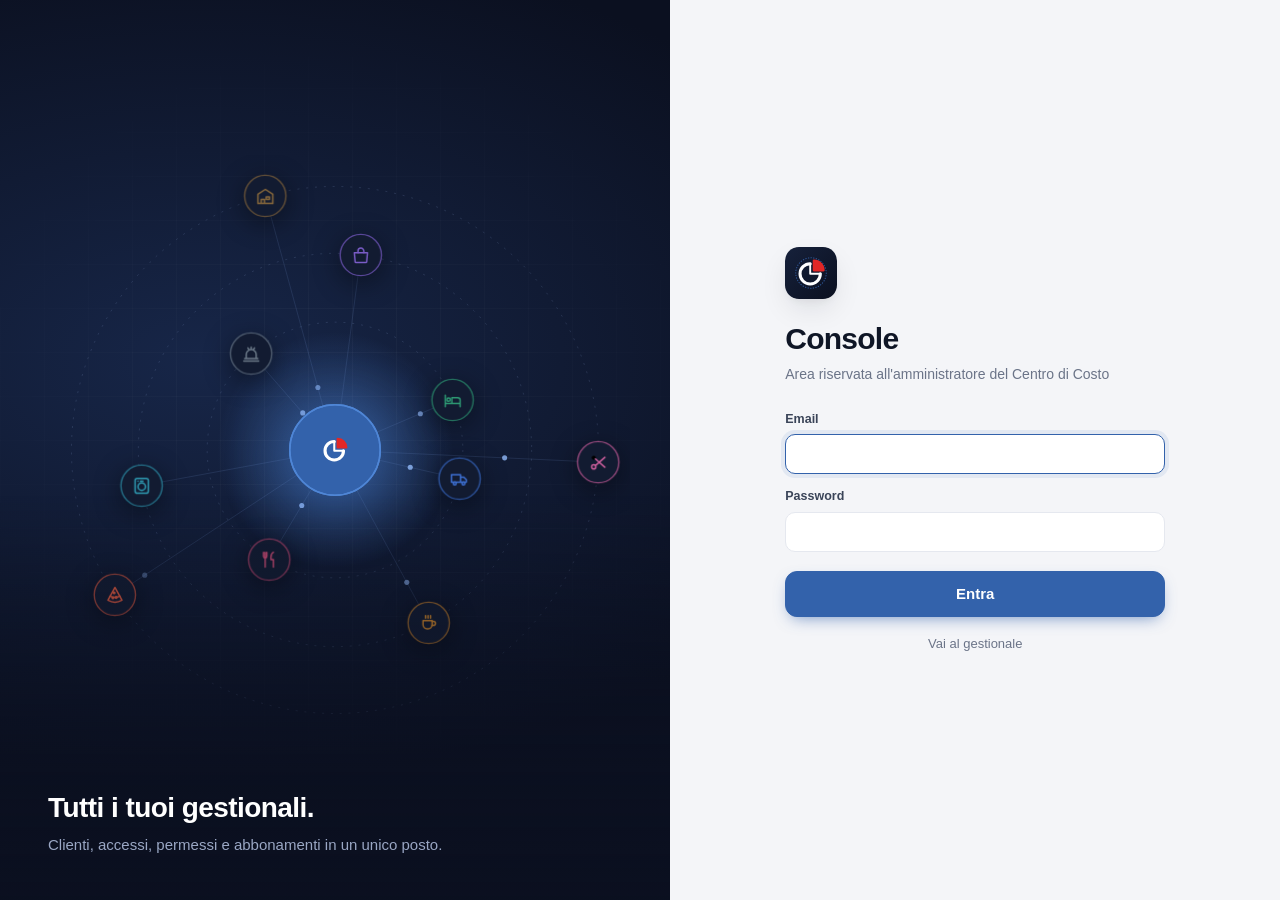
<file: console/index.html>
<!doctype html>
<html lang="it">
<head>
  <meta charset="utf-8">
  <meta http-equiv="Content-Security-Policy" content="default-src 'self'; script-src 'self'; style-src 'self' 'unsafe-inline' https://fonts.googleapis.com; font-src https://fonts.gstatic.com; img-src 'self' data:; connect-src 'self' https://script.google.com https://script.googleusercontent.com; manifest-src 'self'; object-src 'none'; base-uri 'self'; form-action 'none'">
  <meta name="referrer" content="no-referrer">
  <meta name="robots" content="noindex, nofollow">
  <meta name="viewport" content="width=device-width, initial-scale=1, viewport-fit=cover">
  <title>Console · Centro di Costo</title>
  <meta name="theme-color" content="#0b1020">
  <script src="theme.js?v=1"></script>
  <meta name="apple-mobile-web-app-capable" content="yes">
  <meta name="mobile-web-app-capable" content="yes">
  <meta name="apple-mobile-web-app-status-bar-style" content="black-translucent">
  <meta name="apple-mobile-web-app-title" content="Console">
  <link rel="manifest" href="manifest.json">
  <link rel="icon" href="logo.svg" type="image/svg+xml">
  <link rel="apple-touch-icon" href="icon-192.png">
  <link rel="preconnect" href="https://fonts.googleapis.com"><link rel="preconnect" href="https://fonts.gstatic.com" crossorigin>
  <link href="https://fonts.googleapis.com/css2?family=Inter:wght@400;500;600;700&display=swap" rel="stylesheet">
  <link rel="stylesheet" href="console.css?v=4">
  <link rel="stylesheet" href="mappa.css?v=1">
</head>
<body>
  <!-- ACCESSO -->
  <main id="gate" class="gate" hidden>
    <section class="gate-art" aria-hidden="true">
      <svg id="orbit" viewBox="0 0 600 600"></svg>
      <div class="gate-claim"><b>Tutti i tuoi gestionali.</b><span>Clienti, accessi, permessi e abbonamenti in un unico posto.</span></div>
    </section>
    <section class="gate-box">
      <form id="gate-form" class="gate-card" autocomplete="on" novalidate>
        <img src="logo.svg" alt="" class="gate-logo" width="52" height="52">
        <h1>Console</h1>
        <p class="gate-sub">Area riservata all'amministratore del Centro di Costo</p>
        <label class="fl"><span>Email</span><input id="g-email" type="email" autocomplete="username" inputmode="email" required></label>
        <label class="fl"><span>Password</span><input id="g-pw" type="password" autocomplete="current-password" required></label>
        <p id="gate-err" class="gate-err" role="alert" hidden></p>
        <button class="btn primary lg" id="g-go" type="submit"><span>Entra</span></button>
        <a class="gate-alt" href="../">Vai al gestionale</a>
      </form>
    </section>
  </main>

  <!-- CONSOLE -->
  <div id="app" class="app" hidden>
    <aside id="side" class="side">
      <div class="side-brand"><img src="logo.svg" alt="" width="34" height="34"><div><b>Console</b><span>Centro di Costo</span></div></div>
      <nav class="side-nav" id="nav">
        <a href="#panoramica" data-v="panoramica"><svg viewBox="0 0 24 24"><rect x="3" y="3" width="7" height="9" rx="1.5"/><rect x="14" y="3" width="7" height="5" rx="1.5"/><rect x="14" y="12" width="7" height="9" rx="1.5"/><rect x="3" y="16" width="7" height="5" rx="1.5"/></svg><span>Panoramica</span></a>
        <a href="#clienti" data-v="clienti"><svg viewBox="0 0 24 24"><path d="M3 21V8l9-5 9 5v13"/><path d="M9 21v-6h6v6"/></svg><span>Clienti</span><em id="nb-cli"></em></a>
        <a href="#utenti" data-v="utenti"><svg viewBox="0 0 24 24"><circle cx="9" cy="8" r="3.5"/><path d="M2.5 20a6.5 6.5 0 0 1 13 0"/><path d="M16 4.5a3.5 3.5 0 0 1 0 7M18.5 20a6.5 6.5 0 0 0-2.8-5.3"/></svg><span>Utenti e permessi</span></a>
        <a href="#incassi" data-v="incassi"><svg viewBox="0 0 24 24"><rect x="2.5" y="6" width="19" height="13" rx="2"/><path d="M2.5 10h19M6.5 15h4"/></svg><span>Abbonamenti</span><em id="nb-inc" class="warn"></em></a>
        <a href="#accessi" data-v="accessi"><svg viewBox="0 0 24 24"><rect x="5" y="11" width="14" height="10" rx="2"/><path d="M8 11V8a4 4 0 0 1 8 0v3"/></svg><span>Accessi</span><em id="nb-live" class="live"></em></a>
        <a href="#registro" data-v="registro"><svg viewBox="0 0 24 24"><path d="M12 8v4l2.5 2.5"/><circle cx="12" cy="12" r="9"/></svg><span>Registro attività</span></a>
        <a href="#mappa" data-v="mappa"><svg viewBox="0 0 24 24"><circle cx="12" cy="12" r="2.6"/><circle cx="4.5" cy="5" r="1.8"/><circle cx="19.5" cy="5" r="1.8"/><circle cx="4.5" cy="19" r="1.8"/><circle cx="19.5" cy="19" r="1.8"/><path d="M6 6.2l4 4M18 6.2l-4 4M6 17.8l4-4M18 17.8l-4-4"/></svg><span>Mappa del gestionale</span></a>
        <a href="#team" data-v="team"><svg viewBox="0 0 24 24"><circle cx="12" cy="7.5" r="3"/><circle cx="5" cy="10" r="2.2"/><circle cx="19" cy="10" r="2.2"/><path d="M6.5 20a5.5 5.5 0 0 1 11 0M1.5 19a3.6 3.6 0 0 1 5-3.3M22.5 19a3.6 3.6 0 0 0-5-3.3"/></svg><span>Team</span><em id="nb-team"></em></a>
        <a href="#impostazioni" data-v="impostazioni"><svg viewBox="0 0 24 24"><circle cx="12" cy="12" r="3"/><path d="M19.4 15a1.7 1.7 0 0 0 .3 1.8l.1.1a2 2 0 1 1-2.8 2.8l-.1-.1a1.7 1.7 0 0 0-1.8-.3 1.7 1.7 0 0 0-1 1.5V21a2 2 0 1 1-4 0v-.1a1.7 1.7 0 0 0-1.1-1.5 1.7 1.7 0 0 0-1.8.3l-.1.1a2 2 0 1 1-2.8-2.8l.1-.1a1.7 1.7 0 0 0 .3-1.8 1.7 1.7 0 0 0-1.5-1H3a2 2 0 1 1 0-4h.1a1.7 1.7 0 0 0 1.5-1.1 1.7 1.7 0 0 0-.3-1.8l-.1-.1a2 2 0 1 1 2.8-2.8l.1.1a1.7 1.7 0 0 0 1.8.3H9a1.7 1.7 0 0 0 1-1.5V3a2 2 0 1 1 4 0v.1a1.7 1.7 0 0 0 1 1.5 1.7 1.7 0 0 0 1.8-.3l.1-.1a2 2 0 1 1 2.8 2.8l-.1.1a1.7 1.7 0 0 0-.3 1.8V9a1.7 1.7 0 0 0 1.5 1H21a2 2 0 1 1 0 4h-.1a1.7 1.7 0 0 0-1.5 1z"/></svg><span>Impostazioni</span></a>
      </nav>
      <a class="side-ext" href="../" target="_blank" rel="noopener"><svg viewBox="0 0 24 24"><path d="M14 4h6v6M20 4l-9 9M18 14v5a1 1 0 0 1-1 1H5a1 1 0 0 1-1-1V7a1 1 0 0 1 1-1h5"/></svg><span>Apri il mio gestionale</span></a>
      <div class="side-me" id="side-me"></div>
    </aside>
    <div class="scrim" id="scrim" hidden></div>
    <div class="main">
      <header class="top">
        <button class="ib menu" id="menu-btn" type="button" aria-label="Menu"><svg viewBox="0 0 24 24"><path d="M4 7h16M4 12h16M4 17h10"/></svg></button>
        <div class="top-t"><h2 id="title">Panoramica</h2><span id="subtitle"></span></div>
        <label class="search" id="search-w"><svg viewBox="0 0 24 24"><circle cx="11" cy="11" r="7"/><path d="m20 20-3.5-3.5"/></svg><input id="search" type="search" placeholder="Cerca clienti e utenti…" autocomplete="off"><kbd>/</kbd><div class="search-res" id="search-res" hidden></div></label>
        <span class="sync" id="sync" title="Dati aggiornati"><i></i></span>
        <button class="btn primary" id="new-client" type="button"><svg viewBox="0 0 24 24"><path d="M12 5v14M5 12h14"/></svg><span>Nuovo cliente</span></button>
      </header>
      <section id="view" class="view" aria-live="polite"></section>
    </div>
  </div>

  <!-- pannello laterale (dettaglio cliente / utente) -->
  <aside id="drawer" class="drawer" hidden aria-modal="true" role="dialog"><div class="drawer-in" id="drawer-in"></div></aside>
  <!-- finestre -->
  <div id="modal" class="modal" hidden role="dialog" aria-modal="true"><div class="modal-card" id="modal-card"></div></div>
  <div id="toast" class="toast" role="status" hidden></div>
  <div id="splash" class="splash" aria-hidden="true"><img src="logo.svg" alt="" width="64" height="64"><i></i></div>

  <script src="../settori.js?v=101"></script>
  <script src="stress.js?v=1"></script>
  <script src="mappa.js?v=1"></script>
  <script src="console.js?v=7"></script>
</body>
</html>
</file>
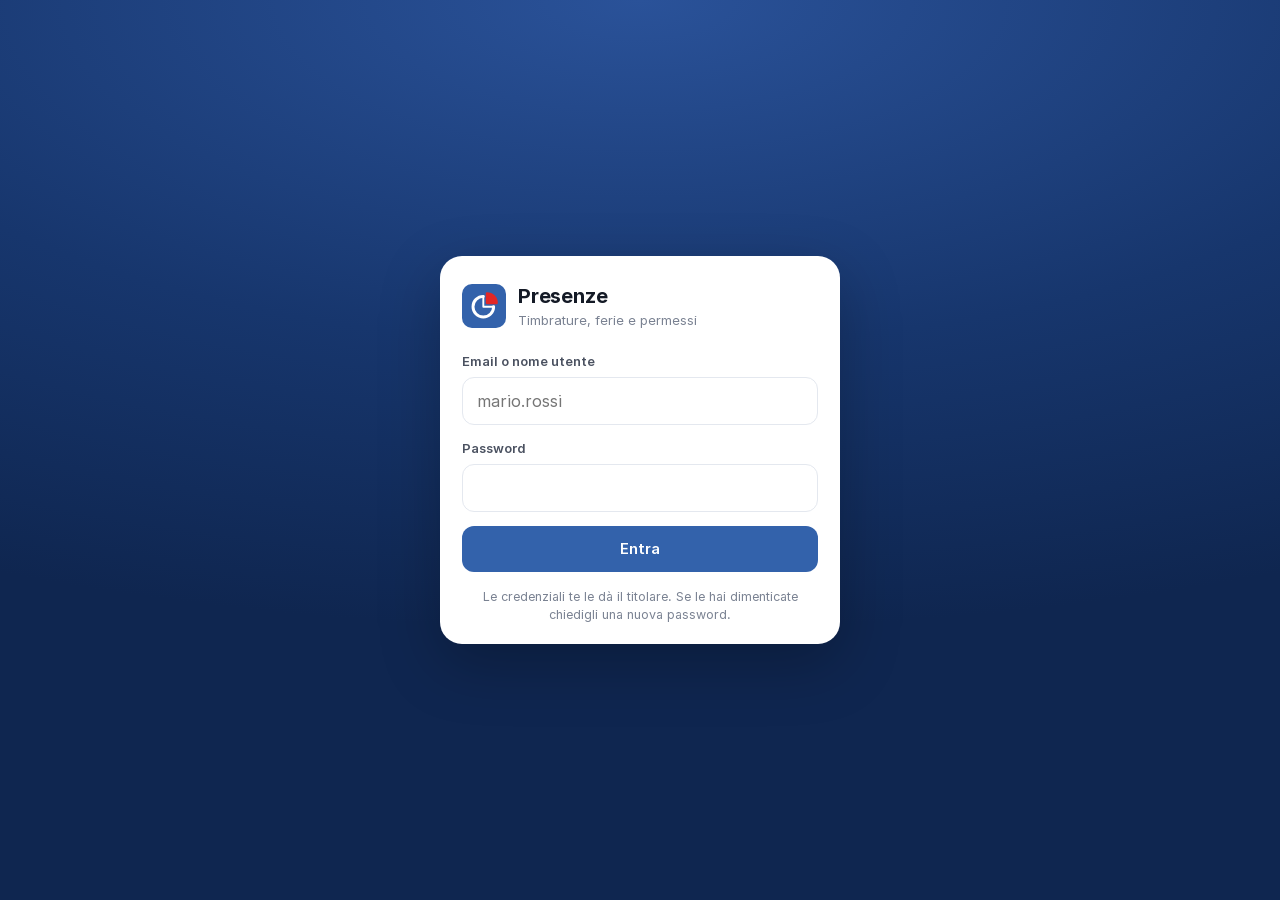
<file: presenze/index.html>
<!doctype html>
<html lang="it">
<head>
<meta charset="utf-8">
<meta name="viewport" content="width=device-width, initial-scale=1, viewport-fit=cover">
<meta name="theme-color" content="#17366d">
<meta name="apple-mobile-web-app-capable" content="yes">
<meta name="apple-mobile-web-app-status-bar-style" content="black-translucent">
<meta name="apple-mobile-web-app-title" content="Presenze">
<meta name="referrer" content="no-referrer">
<title>Presenze</title>
<link rel="manifest" href="manifest.json">
<link rel="icon" href="../logo.svg" type="image/svg+xml">
<link rel="apple-touch-icon" href="../apple-touch-icon.png">
<link rel="stylesheet" href="presenze.css?v=129">
</head>
<body>
  <!-- accesso -->
  <section id="pz-login" class="pz-auth" hidden>
    <div class="pz-auth-card">
      <div class="pz-brand"><img src="../logo.svg" alt="" width="44" height="44"><div><b>Presenze</b><span>Timbrature, ferie e permessi</span></div></div>
      <form id="pz-lf" autocomplete="on">
        <label class="pz-f"><span>Email o nome utente</span><input id="pz-user" name="username" autocomplete="username" autocapitalize="none" spellcheck="false" required placeholder="mario.rossi"></label>
        <label class="pz-f"><span>Password</span><input id="pz-pw" name="password" type="password" autocomplete="current-password" required></label>
        <p class="pz-err" id="pz-lerr" role="alert"></p>
        <button type="submit" class="pz-btn primary wide" id="pz-lgo">Entra</button>
      </form>
      <p class="pz-hint">Le credenziali te le dà il titolare. Se le hai dimenticate chiedigli una nuova password.</p>
    </div>
  </section>

  <!-- cambio password al primo accesso -->
  <section id="pz-pwset" class="pz-auth" hidden>
    <div class="pz-auth-card">
      <div class="pz-brand"><img src="../logo.svg" alt="" width="44" height="44"><div><b>Scegli la tua password</b><span>La password provvisoria va cambiata al primo accesso</span></div></div>
      <form id="pz-pf">
        <label class="pz-f"><span>Password provvisoria</span><input name="old" type="password" autocomplete="current-password" required></label>
        <label class="pz-f"><span>Nuova password (almeno 8 caratteri)</span><input name="n1" type="password" autocomplete="new-password" minlength="8" required></label>
        <label class="pz-f"><span>Ripeti la nuova password</span><input name="n2" type="password" autocomplete="new-password" minlength="8" required></label>
        <p class="pz-err" id="pz-perr" role="alert"></p>
        <button type="submit" class="pz-btn primary wide">Salva e continua</button>
      </form>
    </div>
  </section>

  <!-- app -->
  <div id="pz-app" hidden>
    <header class="pz-top">
      <div class="pz-who"><span class="pz-av" id="pz-av"></span><div><b id="pz-name"></b><small id="pz-org"></small></div></div>
      <button type="button" class="pz-ib" id="pz-menu" aria-label="Menu"><svg viewBox="0 0 24 24"><circle cx="12" cy="5" r="1.6"/><circle cx="12" cy="12" r="1.6"/><circle cx="12" cy="19" r="1.6"/></svg></button>
    </header>
    <div class="pz-demo" id="pz-demo" hidden>Versione demo: le timbrature restano solo su questo dispositivo</div>
    <main id="pz-main"></main>
    <nav class="pz-tabs" role="tablist">
      <button type="button" data-tab="oggi" class="on"><svg viewBox="0 0 24 24"><circle cx="12" cy="12" r="9"/><path d="M12 7v5l3 2"/></svg><span>Oggi</span></button>
      <button type="button" data-tab="storico"><svg viewBox="0 0 24 24"><rect x="3" y="5" width="18" height="16" rx="2"/><path d="M3 10h18M8 3v4M16 3v4"/></svg><span>Storico</span></button>
      <button type="button" data-tab="richieste"><svg viewBox="0 0 24 24"><path d="M4 20h16M6 16l3-9 3 6 3-4 3 7"/></svg><span>Ferie e permessi</span><em id="pz-badge" hidden></em></button>
    </nav>
  </div>

  <div class="pz-sheet" id="pz-sheet" hidden><div class="pz-sheet-bg" data-close></div><div class="pz-sheet-p" role="dialog" aria-modal="true"><div class="pz-sheet-h"><b id="pz-sh-t"></b><button type="button" class="pz-ib" data-close aria-label="Chiudi"><svg viewBox="0 0 24 24"><path d="M6 6l12 12M18 6 6 18"/></svg></button></div><div id="pz-sh-b"></div></div></div>
  <div class="pz-toast" id="pz-toast" role="status" hidden></div>
  <div class="pz-boot" id="pz-boot"><div class="pz-spin"></div></div>

  <script src="presenze.js?v=129"></script>
</body>
</html>
</file>
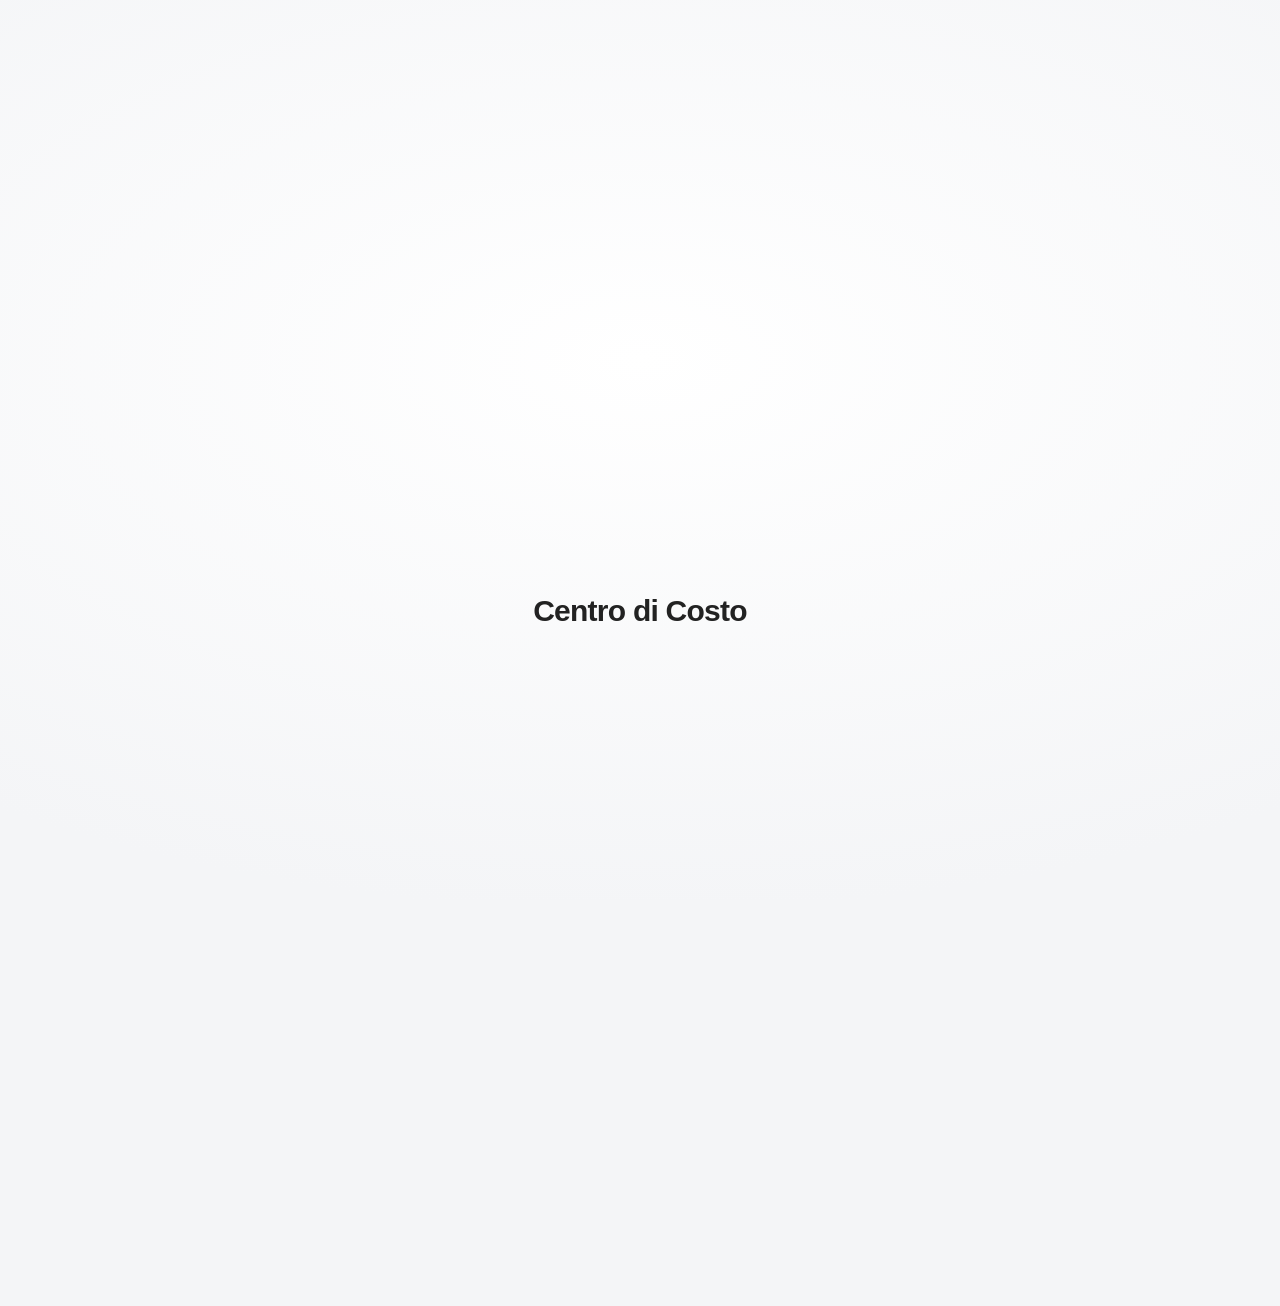
<file: preventivi/index.html>
<!doctype html>
<html lang="it">
<head>
<meta charset="utf-8">
<meta name="viewport" content="width=device-width, initial-scale=1">
<meta http-equiv="refresh" content="0;url=../?solo=preventivi#preventivi">
<title>Preventivi · Centro di Costo</title>
<style>body{margin:0;font:15px system-ui,sans-serif;background:#f4f5f7;color:#555;display:grid;place-items:center;min-height:100vh}a{color:#2f5fb3}</style>
</head>
<body><p>Apro Preventivi… <a href="../?solo=preventivi#preventivi">entra</a></p></body>
</html>
</file>
<file: style.css>
:root {
  --bg: #f6f6f4;
  --surface: #ffffff;
  --ink: #18181b;
  --ink-2: #52525b;
  --muted: #8a8a93;
  --line: #e7e7e3;
  --accent: #3362ab;
  --accent-ink: #ffffff;
  --accent-soft: #eaf0fa;
  --bar: #3362ab;
  --bar-dim: #c4d3ec;
  --danger: #e22726;
  --danger-soft: #fde8e8;
  --warn: #a16207;
  --warn-soft: #fbf3dc;
  --radius: 14px;
  --shadow: 0 1px 2px rgba(0,0,0,.04), 0 4px 16px rgba(0,0,0,.04);
  --font: -apple-system, BlinkMacSystemFont, "Segoe UI", Inter, Roboto, sans-serif;
  color-scheme: light;
}
@media (prefers-color-scheme: dark) {
  :root:not([data-theme="light"]) {
    --bg: #141414;
    --surface: #1c1c1e;
    --ink: #f2f2f0;
    --ink-2: #b4b4ba;
    --muted: #8a8a93;
    --line: #2c2c2f;
    --accent: #7b9fe0;
    --accent-ink: #0d1526;
    --accent-soft: #18233a;
    --bar: #7b9fe0;
    --bar-dim: #2b3f63;
    --danger: #f26b6a;
    --danger-soft: #3a1c1c;
    --warn: #e0b443;
    --warn-soft: #362c14;
    --shadow: none;
    color-scheme: dark;
  }
}
:root[data-theme="dark"] {
    --bg: #141414;
    --surface: #1c1c1e;
    --ink: #f2f2f0;
    --ink-2: #b4b4ba;
    --muted: #8a8a93;
    --line: #2c2c2f;
    --accent: #7b9fe0;
    --accent-ink: #0d1526;
    --accent-soft: #18233a;
    --bar: #7b9fe0;
    --bar-dim: #2b3f63;
    --danger: #f26b6a;
    --danger-soft: #3a1c1c;
    --warn: #e0b443;
    --warn-soft: #362c14;
    --shadow: none;
    color-scheme: dark;
  }


* { box-sizing: border-box; }
html, body { margin: 0; }
html { touch-action: manipulation; -webkit-text-size-adjust: 100%; text-size-adjust: 100%; }
body { overscroll-behavior-y: none; }
body {
  font-family: var(--font);
  background: var(--bg);
  color: var(--ink);
  font-size: 15px;
  line-height: 1.4;
  -webkit-font-smoothing: antialiased;
  -webkit-tap-highlight-color: transparent;
}
[hidden] { display: none !important; }
h1, h2, h3 { margin: 0; font-weight: 600; letter-spacing: -.01em; }
h3 { font-size: 15px; }
.muted { color: var(--muted); }
.small { font-size: 13px; }
.err { color: var(--danger); font-size: 13px; margin: 0; }
a { color: inherit; text-decoration: none; }
.link { color: var(--accent); font-size: 13px; font-weight: 500; }
input, select, textarea, button { font: inherit; color: inherit; }

/* ---------- Buttons ---------- */
.btn {
  border: 1px solid var(--line);
  background: var(--surface);
  border-radius: 10px;
  padding: 9px 14px;
  font-weight: 500;
  cursor: pointer;
  white-space: nowrap;
}
.btn:hover { border-color: var(--muted); }
.btn.primary { background: var(--accent); color: var(--accent-ink); border-color: transparent; }
.btn.primary:hover { filter: brightness(1.06); }
.btn.ghost { background: transparent; border-color: transparent; color: var(--ink-2); }
.btn.danger-ghost { background: transparent; border-color: transparent; color: var(--danger); }
.btn.sm { padding: 5px 10px; font-size: 13px; border-radius: 8px; }
.btn.block { width: 100%; }
.icon-btn {
  border: 0; background: transparent; cursor: pointer;
  width: 36px; height: 36px; border-radius: 10px; font-size: 20px; color: var(--ink-2);
}
.icon-btn:hover { background: var(--line); }

/* ---------- Inputs ---------- */
input, select, textarea {
  width: 100%;
  background: var(--surface);
  border: 1px solid var(--line);
  border-radius: 10px;
  padding: 10px 12px;
  font-size: 16px; /* sotto 16px iPhone fa zoom */
  outline: none;
  min-height: 42px;
}
input:focus, select:focus, textarea:focus { border-color: var(--accent); }
textarea { resize: vertical; min-height: 64px; }
label.f { display: block; margin-bottom: 12px; }
label.f > span { display: block; font-size: 12px; color: var(--muted); margin-bottom: 4px; font-weight: 500; }
.f-row { display: grid; grid-template-columns: 1fr 1fr; gap: 10px; }
.amount-input { font-size: 26px; font-weight: 600; padding: 12px; letter-spacing: -.01em; }

/* ---------- Setup ---------- */
.setup { min-height: 100dvh; display: grid; place-items: center; padding: 16px; }
.setup-card {
  width: 100%; max-width: 420px; background: var(--surface); border-radius: 20px;
  padding: 28px 22px; box-shadow: var(--shadow); display: grid; gap: 12px; text-align: center;
}
.setup-card img { margin: 0 auto; border-radius: 14px; }
.setup-card p { margin: 0; }

/* ---------- Layout ---------- */
.app { min-height: 100dvh; }
main { padding: 0 16px calc(96px + env(safe-area-inset-bottom)); max-width: 1080px; margin: 0 auto; }
.top {
  display: flex; align-items: center; justify-content: space-between;
  padding: calc(14px + env(safe-area-inset-top)) 0 12px;
  position: sticky; top: 0; background: var(--bg); z-index: 5;
}
.top h2 { font-size: 22px; }
.top-r { display: flex; align-items: center; gap: 10px; }
.sync { font-size: 12px; color: var(--muted); display: inline-flex; align-items: center; gap: 6px; }
.sync::before { content: ""; width: 7px; height: 7px; border-radius: 50%; background: var(--accent); }
.sync.pending::before { background: var(--warn); }
.sync.offline::before { background: var(--muted); }

.nav {
  position: fixed; bottom: 0; left: 0; right: 0; z-index: 20;
  display: flex; justify-content: space-around;
  background: color-mix(in srgb, var(--surface) 92%, transparent);
  backdrop-filter: blur(12px); -webkit-backdrop-filter: blur(12px);
  border-top: 1px solid var(--line);
  padding: 6px 4px calc(6px + env(safe-area-inset-bottom));
}
.nav .brand { display: none; }
.nav a {
  position: relative; display: flex; flex-direction: column; align-items: center; gap: 2px;
  font-size: 11px; color: var(--muted); padding: 4px 12px; border-radius: 10px; font-weight: 500;
}
.nav a svg { width: 22px; height: 22px; fill: none; stroke: currentColor; stroke-width: 1.7; stroke-linecap: round; stroke-linejoin: round; }
.nav a.active { color: var(--accent); }
.badge {
  position: absolute; top: 0; right: 8px; min-width: 16px; height: 16px; padding: 0 4px;
  border-radius: 8px; background: var(--danger); color: #fff; font-size: 10px; font-style: normal;
  display: grid; place-items: center; font-weight: 600;
}

.fab {
  position: fixed; right: 18px; bottom: calc(76px + env(safe-area-inset-bottom)); z-index: 15;
  width: 56px; height: 56px; border-radius: 18px; border: 0;
  background: var(--accent); color: var(--accent-ink); font-size: 28px; font-weight: 300;
  box-shadow: 0 6px 20px rgba(0,0,0,.18); cursor: pointer;
}
.only-desk { display: none; }

/* ---------- Cards ---------- */
.view { display: grid; gap: 12px; }
.card { background: var(--surface); border-radius: var(--radius); padding: 16px; box-shadow: var(--shadow); min-width: 0; }
.card > h3 { margin-bottom: 10px; }
.card-h { display: flex; align-items: baseline; justify-content: space-between; margin-bottom: 10px; gap: 8px; }
.grid-2 { display: grid; gap: 12px; grid-template-columns: 1fr; }
@media (min-width: 640px) { .grid-2 { grid-template-columns: 1fr 1fr; } }
.hero .label { font-size: 13px; color: var(--muted); font-weight: 500; }
.big { font-size: 30px; font-weight: 650; letter-spacing: -.02em; margin: 2px 0; font-variant-numeric: tabular-nums; }
.up { color: var(--danger); }
.down { color: var(--accent); }

.month-switch { display: flex; align-items: center; justify-content: center; gap: 8px; }
.month-switch strong { min-width: 150px; text-align: center; text-transform: capitalize; font-weight: 600; }

/* ---------- Lists ---------- */
.list { display: grid; }
.item {
  display: flex; align-items: center; gap: 12px; padding: 10px 0;
  border-top: 1px solid var(--line); cursor: pointer; min-width: 0;
}
.list .item:first-child, .day .item:first-of-type { border-top: 0; }
.ic {
  width: 36px; height: 36px; border-radius: 10px; flex: none; display: grid; place-items: center;
  background: var(--bg); color: var(--ink-2); font-size: 13px; font-weight: 600;
}
.item .main { flex: 1; min-width: 0; }
.item .t { font-weight: 500; white-space: nowrap; overflow: hidden; text-overflow: ellipsis; }
.item .s { font-size: 12.5px; color: var(--muted); white-space: nowrap; overflow: hidden; text-overflow: ellipsis; }
.item .amt { font-weight: 600; font-variant-numeric: tabular-nums; white-space: nowrap; }
.item .right { display: flex; flex-direction: column; align-items: flex-end; gap: 4px; }
.empty { color: var(--muted); font-size: 14px; padding: 12px 0; text-align: center; }

.day { background: var(--surface); border-radius: var(--radius); padding: 4px 16px; margin-bottom: 10px; box-shadow: var(--shadow); }
.day-h { display: flex; justify-content: space-between; font-size: 12px; color: var(--muted); padding: 10px 0 2px; font-weight: 500; text-transform: capitalize; }

.chip {
  display: inline-flex; align-items: center; gap: 4px; font-size: 11.5px; font-weight: 600;
  padding: 2px 8px; border-radius: 999px; background: var(--bg); color: var(--ink-2); white-space: nowrap;
}
.chip.late { background: var(--danger-soft); color: var(--danger); }
.chip.soon { background: var(--warn-soft); color: var(--warn); }
.chip.paid { background: var(--accent-soft); color: var(--accent); }

.bill {
  background: var(--surface); border-radius: var(--radius); padding: 14px 16px; box-shadow: var(--shadow);
  display: flex; align-items: center; gap: 12px; margin-bottom: 10px; cursor: pointer;
}
.bill .main { flex: 1; min-width: 0; }
.bill .t { font-weight: 600; }
.bill .s { font-size: 12.5px; color: var(--muted); }
.bill .right { display: flex; flex-direction: column; align-items: flex-end; gap: 6px; }
.off-wrap .bill { opacity: .55; }
.off-title { font-size: 12px; color: var(--muted); margin: 18px 0 8px; font-weight: 500; }

/* ---------- Filters ---------- */
.filters { display: grid; grid-template-columns: 1fr 1fr; gap: 8px; }
.filters #f-q { grid-column: 1 / -1; }
@media (min-width: 640px) { .filters { grid-template-columns: 2fr 1fr 1fr; } .filters #f-q { grid-column: auto; } }
.sum-row { display: flex; align-items: center; justify-content: space-between; padding: 4px 2px; gap: 8px; }
.sum-row strong { font-size: 17px; font-variant-numeric: tabular-nums; }

/* ---------- Bars (categorie) ---------- */
.bars { display: grid; gap: 10px; }
.bar-row { display: grid; gap: 4px; }
.bar-top { display: flex; justify-content: space-between; font-size: 13px; gap: 8px; }
.bar-top span:first-child { overflow: hidden; text-overflow: ellipsis; white-space: nowrap; }
.bar-top span:last-child { font-weight: 600; font-variant-numeric: tabular-nums; }
.bar-track { height: 6px; background: var(--bg); border-radius: 4px; overflow: hidden; }
.bar-fill { height: 100%; background: var(--bar); border-radius: 4px; }

/* ---------- Chart ---------- */
.chart { position: relative; }
.chart svg { max-width: 100%; display: block; overflow: visible; }
.chart .grid { stroke: var(--line); stroke-width: 1; }
.chart .axis { fill: var(--muted); font-size: 11px; }
.chart .b { fill: var(--bar-dim); }
.chart .b.cur { fill: var(--bar); }
.chart .hit { fill: transparent; cursor: pointer; }
.chart .hit:hover + .b, .chart .b.hover { fill: var(--bar); }
.tip {
  position: absolute; pointer-events: none; background: var(--ink); color: var(--bg);
  font-size: 12px; padding: 6px 9px; border-radius: 8px; white-space: nowrap; transform: translate(-50%, -110%);
}
.tip b { font-variant-numeric: tabular-nums; }

/* ---------- Settings ---------- */
.row-btns { display: flex; gap: 8px; flex-wrap: wrap; }
.inline-add { display: flex; gap: 8px; margin-bottom: 12px; }
.chips { display: flex; flex-wrap: wrap; gap: 6px; }
.chips .chip { font-size: 13px; padding: 5px 6px 5px 11px; font-weight: 500; }
.chips .chip button { border: 0; background: transparent; cursor: pointer; color: var(--muted); padding: 0 4px; font-size: 14px; }

/* ---------- Sheet ---------- */
.sheet { position: fixed; inset: 0; z-index: 50; display: flex; align-items: flex-end; justify-content: center; }
.sheet-bg { position: absolute; inset: 0; background: rgba(0,0,0,.35); animation: fade .15s; }
.sheet-panel {
  position: relative; width: 100%; max-width: 520px; max-height: 92dvh; overflow: auto;
  background: var(--surface); border-radius: 20px 20px 0 0; padding: 16px 18px calc(16px + env(safe-area-inset-bottom));
  animation: up .2s ease-out;
}
@media (min-width: 640px) {
  .sheet { align-items: center; }
  .sheet-panel { border-radius: 20px; }
}
.sheet-h { display: flex; align-items: center; justify-content: space-between; margin-bottom: 14px; }
.sheet-f { display: flex; justify-content: space-between; gap: 8px; margin-top: 6px; }
.sheet-f .primary { margin-left: auto; min-width: 120px; }
.hist { margin-top: 6px; border-top: 1px solid var(--line); padding-top: 10px; }
.hist .item { cursor: default; padding: 6px 0; }
@keyframes up { from { transform: translateY(24px); opacity: 0; } }
@keyframes fade { from { opacity: 0; } }

.toast {
  position: fixed; left: 50%; bottom: calc(150px + env(safe-area-inset-bottom)); transform: translateX(-50%);
  background: var(--ink); color: var(--bg); padding: 10px 16px; border-radius: 12px; font-size: 14px; z-index: 60;
  max-width: calc(100% - 32px);
}
@media (min-width: 900px) { .toast { bottom: 28px; } }

/* ---------- Logo ---------- */
.top-l { display: flex; align-items: center; gap: 10px; }
.top-logo { border-radius: 9px; display: block; }
@media (min-width: 900px) { .top-logo { display: none; } }
.setup-card img { border-radius: 16px; }

/* ---------- Loghi negozi ---------- */
.ic.logo { background: #fff; border: 1px solid var(--line); padding: 5px; overflow: hidden; }
.ic.logo img { width: 100%; height: 100%; object-fit: contain; display: block; border-radius: 4px; }
.desc-wrap { position: relative; }
.desc-wrap input { padding-left: 50px; }
.desc-wrap .ic { position: absolute; left: 6px; top: 50%; transform: translateY(-50%); width: 32px; height: 32px; font-size: 11px; }
.hint { font-size: 12px; color: var(--accent); margin-top: 4px; min-height: 16px; }

/* ---------- IA ---------- */
.ai-row { display: grid; grid-template-columns: 1fr 1fr; gap: 8px; margin-bottom: 14px; }
.ai-btn {
  display: flex; align-items: center; justify-content: center; gap: 8px; padding: 12px 10px;
  border-radius: 12px; border: 1px solid var(--line); background: var(--accent-soft); color: var(--accent);
  font-weight: 600; font-size: 14px; cursor: pointer;
}
.ai-btn svg, .ai-note svg, .ai-title svg, .mic svg { width: 18px; height: 18px; fill: none; stroke: currentColor; stroke-width: 1.8; stroke-linecap: round; stroke-linejoin: round; flex: none; }
.ai-note { display: flex; align-items: center; gap: 8px; font-size: 13px; color: var(--accent); background: var(--accent-soft); padding: 8px 12px; border-radius: 10px; margin-bottom: 12px; font-weight: 500; }
.ai-title { display: flex; align-items: center; gap: 6px; }
.ai-title svg { color: var(--accent); }
.ins-sum { margin: 0 0 8px; font-weight: 600; }
.ins { list-style: none; margin: 0; padding: 0; display: grid; gap: 8px; }
.ins li { display: flex; gap: 10px; font-size: 14px; color: var(--ink-2); }
.ins li i { width: 8px; height: 8px; border-radius: 50%; margin-top: 6px; flex: none; background: var(--muted); }
.ins li.attenzione i { background: var(--danger); }
.ins li.positivo i { background: var(--accent); }
.dict { position: relative; }
.dict textarea { padding-right: 56px; min-height: 96px; }
.mic { position: absolute; right: 8px; bottom: 8px; width: 40px; height: 40px; border-radius: 50%; border: 0; background: var(--accent-soft); color: var(--accent); display: grid; place-items: center; cursor: pointer; }
.mic.on { background: var(--danger); color: #fff; animation: pulse 1s infinite; }
@keyframes pulse { 50% { opacity: .6; } }
.busy { position: fixed; inset: 0; z-index: 70; background: rgba(0,0,0,.35); display: grid; place-items: center; }
.busy-box { background: var(--surface); padding: 18px 22px; border-radius: 16px; display: flex; align-items: center; gap: 12px; font-weight: 500; }
.spin { width: 22px; height: 22px; border-radius: 50%; border: 3px solid var(--accent-soft); border-top-color: var(--accent); animation: rot .8s linear infinite; }
@keyframes rot { to { transform: rotate(360deg); } }

.row-btns.nowrap { flex-wrap: nowrap; }
.ai-inline { display: inline-flex; align-items: center; gap: 6px; color: var(--accent); }
.ai-inline svg { width: 17px; height: 17px; fill: none; stroke: currentColor; stroke-width: 1.8; stroke-linecap: round; stroke-linejoin: round; }

/* =========================================================
   LAYOUT v2 — Home a griglia, Affitto, PC
   ========================================================= */
.subtitle { display: block; font-size: 13px; color: var(--muted); margin-top: 1px; }
.subtitle:empty { display: none; }
.nav-foot { display: none; }
.mono { font-family: ui-monospace, SFMono-Regular, Menlo, Consolas, monospace; font-size: 13px; letter-spacing: .02em; }

/* KPI */
.kpis { display: grid; grid-template-columns: 1fr 1fr; gap: 10px; }
.kpi { padding: 14px; display: flex; flex-direction: column; gap: 2px; min-height: 104px; }
.kpi .label { font-size: 12.5px; color: var(--muted); font-weight: 500; }
.kpi .big { font-size: 22px; margin: 2px 0 4px; }
.kpi .small { font-size: 12px; }
.link-card { cursor: pointer; }
.link-card:hover { box-shadow: 0 0 0 1px var(--accent) inset, var(--shadow); }

/* Home: su telefono le colonne si "sciolgono" e si ordina con order */
.home-grid { display: grid; gap: 12px; }
.home-grid .col-main, .home-grid .col-side { display: contents; }
.c-budget { order: 0; } .c-due { order: 1; } .c-ai { order: 2; } .c-cat { order: 3; } .c-chart { order: 4; } .c-last { order: 5; }

.rent-ic { background: var(--accent-soft); color: var(--accent); }
.rent-ic svg, .es-ic svg { width: 18px; height: 18px; fill: none; stroke: currentColor; stroke-width: 1.8; stroke-linecap: round; stroke-linejoin: round; }

/* Affitto */
.rent-grid { display: grid; gap: 12px; }
.rent-grid .col-main, .rent-grid .col-side { display: grid; gap: 12px; align-content: start; min-width: 0; }
.rent-hero-top { display: flex; justify-content: space-between; align-items: flex-start; gap: 12px; flex-wrap: wrap; }
.rent-hero .label { font-size: 13px; color: var(--muted); font-weight: 500; }
.rent-hero .big { margin: 2px 0 8px; }
.rent-info { display: grid; gap: 10px; margin-top: 14px; padding-top: 14px; border-top: 1px solid var(--line); }
.rent-info > div { display: flex; flex-wrap: wrap; align-items: center; gap: 4px 10px; }
.rent-info > div > span { width: 100%; }
.rent-info strong { font-weight: 600; word-break: break-all; }
.year-switch { display: flex; align-items: center; gap: 2px; }
.year-switch strong { min-width: 44px; text-align: center; }
.year-switch .icon-btn { width: 30px; height: 30px; font-size: 18px; }
.months { display: grid; grid-template-columns: repeat(3, 1fr); gap: 8px; }
.m {
  position: relative; border: 1px solid var(--line); background: var(--surface); border-radius: 12px; padding: 10px;
  text-align: left; display: flex; flex-direction: column; gap: 4px; min-height: 64px; cursor: pointer;
}
.m .mn { font-size: 12px; font-weight: 600; text-transform: capitalize; color: var(--ink-2); }
.m .mv { font-size: 12.5px; font-weight: 600; font-variant-numeric: tabular-nums; }
.m svg { position: absolute; top: 9px; right: 9px; width: 16px; height: 16px; fill: none; stroke: currentColor; stroke-width: 2.4; stroke-linecap: round; stroke-linejoin: round; }
.m.paid { background: var(--accent-soft); border-color: transparent; color: var(--accent); }
.m.late { background: var(--danger-soft); border-color: transparent; color: var(--danger); }
.m.due { border-color: var(--warn); color: var(--warn); }
.m.off { opacity: .45; }
.m.cur { box-shadow: 0 0 0 2px var(--ink) inset; }
.m:not(.off):hover { filter: brightness(.97); }
.rent-sum { margin-top: 10px; }
.kv { display: grid; gap: 0; }
.kv > div { display: flex; justify-content: space-between; gap: 12px; padding: 9px 0; border-top: 1px solid var(--line); font-size: 14px; }
.kv > div:first-child { border-top: 0; }
.kv span { color: var(--muted); }
.kv strong { font-weight: 600; text-align: right; }
.nlist { list-style: none; margin: 0 0 10px; padding: 0; display: grid; gap: 10px; }
.nlist li { display: grid; gap: 2px; padding-left: 14px; position: relative; font-size: 14px; }
.nlist li::before { content: ""; position: absolute; left: 0; top: 7px; width: 7px; height: 7px; border-radius: 50%; background: var(--accent); }
.nlist span { color: var(--muted); font-size: 13px; }
.empty-state { text-align: center; padding: 32px 20px; display: grid; gap: 10px; justify-items: center; }
.empty-state p { margin: 0; max-width: 360px; }
.es-ic { width: 52px; height: 52px; border-radius: 16px; background: var(--accent-soft); color: var(--accent); display: grid; place-items: center; }
.es-ic svg { width: 26px; height: 26px; }

/* Interruttori */
.sw { display: flex; align-items: flex-start; gap: 12px; padding: 12px 0; border-top: 1px solid var(--line); cursor: pointer; }
.sw:first-child { border-top: 0; padding-top: 0; }
.sw input { position: absolute; opacity: 0; pointer-events: none; width: 1px; min-height: 0; }
.sw-ui { flex: none; width: 42px; height: 26px; border-radius: 13px; background: var(--line); position: relative; transition: background .15s; margin-top: 1px; }
.sw-ui::after { content: ""; position: absolute; top: 3px; left: 3px; width: 20px; height: 20px; border-radius: 50%; background: #fff; box-shadow: 0 1px 3px rgba(0,0,0,.2); transition: transform .15s; }
.sw input:checked + .sw-ui { background: var(--accent); }
.sw input:checked + .sw-ui::after { transform: translateX(16px); }
.sw-t { display: grid; gap: 2px; }
.sw-t b { font-weight: 600; font-size: 14.5px; }
.sw-t small { color: var(--muted); font-size: 12.5px; line-height: 1.35; }

/* Bollette e impostazioni */
.bills-grid { display: grid; gap: 10px; }
.bills-grid .bill { margin-bottom: 0; }
.settings-grid { align-items: start; }

/* ---------- Tablet ---------- */
@media (min-width: 640px) {
  .kpis { grid-template-columns: repeat(4, 1fr); }
  .months { grid-template-columns: repeat(4, 1fr); }
}

/* ---------- PC ---------- */
@media (min-width: 900px) {
  body { font-size: 14.5px; }
  .nav {
    top: 0; right: auto; width: 248px; flex-direction: column; justify-content: flex-start;
    gap: 2px; border-top: 0; border-right: 1px solid var(--line); padding: 22px 14px; background: var(--surface);
    backdrop-filter: none;
  }
  .nav .brand { display: flex; align-items: center; gap: 12px; padding: 2px 10px 26px; }
  .nav .brand img { border-radius: 10px; }
  .nav .brand strong { display: block; font-size: 15px; }
  .nav .brand span { display: block; font-size: 12px; color: var(--muted); }
  .nav a { flex-direction: row; gap: 12px; font-size: 14.5px; padding: 10px 12px; color: var(--ink-2); border-radius: 10px; }
  .nav a:hover { background: var(--bg); color: var(--ink); }
  .nav a.active { background: var(--accent-soft); color: var(--accent); font-weight: 600; }
  .nav-foot { display: block; margin-top: auto; padding: 12px; border-top: 1px solid var(--line); }
  .badge { position: static; margin-left: auto; }

  main { margin-left: 248px; padding: 0 40px 48px; max-width: none; }
  .app main > * { max-width: 1240px; margin-left: auto; margin-right: auto; }
  .top { padding: 28px 0 20px; background: transparent; position: static; }
  .top h2 { font-size: 26px; }
  .top .sync { display: none; }
  .top-logo { display: none; }
  .fab { display: none; }
  .only-desk { display: inline-block; }
  .btn.primary.only-desk { padding: 11px 18px; border-radius: 11px; }

  .view { gap: 16px; }
  .card { padding: 20px 22px; border-radius: 16px; border: 1px solid var(--line); box-shadow: none; }
  .card-h { margin-bottom: 14px; }
  h3 { font-size: 15.5px; }

  .month-switch { justify-content: flex-start; margin: -4px 0 0 -8px; }
  .month-switch strong { min-width: 0; padding: 0 6px; font-size: 16px; }

  .kpis { gap: 16px; }
  .kpi { padding: 20px 22px; min-height: 128px; }
  .kpi .label { font-size: 13px; }
  .kpi .big { font-size: 30px; }
  .kpi .small { font-size: 13px; }

  .home-grid { grid-template-columns: minmax(0, 1.75fr) minmax(320px, 1fr); gap: 16px; align-items: start; }
  .home-grid .col-main, .home-grid .col-side { display: grid; gap: 16px; align-content: start; min-width: 0; }
  .chart svg { height: auto; }
  .item { padding: 12px 0; }
  .item .ic { width: 38px; height: 38px; }

  .rent-grid { grid-template-columns: minmax(0, 1.6fr) minmax(300px, 1fr); gap: 16px; align-items: start; }
  .rent-hero .big { font-size: 38px; }
  .months { grid-template-columns: repeat(6, 1fr); gap: 10px; }
  .m { min-height: 76px; padding: 12px; }

  .filters { grid-template-columns: 2fr 1fr 1fr; background: var(--surface); padding: 12px; border-radius: 16px; border: 1px solid var(--line); }
  .filters #f-q { grid-column: auto; }
  .day { border: 1px solid var(--line); box-shadow: none; padding: 4px 22px; border-radius: 16px; }
  .bills-grid { grid-template-columns: repeat(2, minmax(0, 1fr)); gap: 14px; }
  .bill { border: 1px solid var(--line); box-shadow: none; padding: 16px 18px; border-radius: 16px; }
  .off-wrap { display: grid; grid-template-columns: repeat(2, minmax(0, 1fr)); gap: 14px; }
  .off-wrap .off-title { grid-column: 1 / -1; margin: 10px 0 0; }
  .settings-grid { grid-template-columns: repeat(2, minmax(0, 1fr)); }

  .sheet-panel { max-width: 560px; padding: 22px 24px; }
}
@media (min-width: 1300px) {
  .bills-grid { grid-template-columns: repeat(3, minmax(0, 1fr)); }
}
@media (min-width: 900px) { .only-mob { visibility: hidden; } }

/* =========================================================
   STILE PRO — tipografia, palette, tabelle
   ========================================================= */
:root {
  --font: "Inter", -apple-system, BlinkMacSystemFont, "Segoe UI", Roboto, sans-serif;
  --bg: #f4f5f7;
  --surface: #ffffff;
  --ink: #222222;
  --ink-2: #4b5563;
  --muted: #6b7280;
  --line: #e5e7eb;
  --accent: #3362ab;
  --accent-soft: #eaf0fa;
  --bar: #3362ab;
  --bar-dim: #c4d3ec;
}
@media (prefers-color-scheme: dark) {
  :root:not([data-theme="light"]) {
    --bg: #0f1115; --surface: #171a20; --ink: #f3f4f6; --ink-2: #c4c8d0; --muted: #8b919c; --line: #262a33;
    --accent: #7b9fe0; --accent-soft: #18233a; --bar: #7b9fe0; --bar-dim: #2b3f63;
  }
}
:root[data-theme="dark"] {
    --bg: #0f1115; --surface: #171a20; --ink: #f3f4f6; --ink-2: #c4c8d0; --muted: #8b919c; --line: #262a33;
    --accent: #7b9fe0; --accent-soft: #18233a; --bar: #7b9fe0; --bar-dim: #2b3f63;
  }

body { font-feature-settings: "cv11", "ss01"; letter-spacing: -0.006em; }
.big, .amt, .kpi .big, .tbl .amt { font-variant-numeric: tabular-nums; }

/* KPI */
.kpi-h { display: flex; justify-content: space-between; align-items: flex-start; gap: 8px; }
.kpi-ic { width: 30px; height: 30px; border-radius: 9px; background: var(--accent-soft); color: var(--accent); display: grid; place-items: center; flex: none; }
.kpi-ic svg { width: 16px; height: 16px; fill: none; stroke: currentColor; stroke-width: 1.9; stroke-linecap: round; stroke-linejoin: round; }

/* Tabelle (PC) */
.tbl { width: 100%; border-collapse: collapse; font-size: 14px; }
.tbl th { text-align: left; font-size: 11.5px; font-weight: 600; text-transform: uppercase; letter-spacing: .04em; color: var(--muted); padding: 0 12px 10px; border-bottom: 1px solid var(--line); white-space: nowrap; }
.tbl td { padding: 11px 12px; border-bottom: 1px solid var(--line); vertical-align: middle; }
.tbl tr:last-child td { border-bottom: 0; }
.tbl th:first-child, .tbl td:first-child { padding-left: 0; }
.tbl th:last-child, .tbl td:last-child { padding-right: 0; }
.tbl tbody tr { cursor: pointer; transition: background .1s; }
.tbl tbody tr:hover td { background: var(--bg); }
.tbl .r { text-align: right; }
.tbl .d { color: var(--muted); white-space: nowrap; width: 72px; text-transform: capitalize; }
.tbl .m2 { color: var(--ink-2); white-space: nowrap; }
.tbl .amt { font-weight: 600; white-space: nowrap; }
.tcell { display: flex; align-items: center; gap: 12px; min-width: 0; }
.tcell .ic { width: 34px; height: 34px; }
.tt { display: grid; min-width: 0; }
.tt b { font-weight: 500; white-space: nowrap; overflow: hidden; text-overflow: ellipsis; }
.tt small { color: var(--muted); font-size: 12px; white-space: nowrap; overflow: hidden; text-overflow: ellipsis; max-width: 360px; }
.tbl-card { padding: 8px 22px 6px; }
.tbl-card .tbl th { padding-top: 14px; }

@media (min-width: 900px) {
  body { background: var(--bg); }
  .nav { background: var(--surface); }
  .nav .brand { padding-bottom: 28px; }
  .nav a { font-weight: 500; }
  .top { padding: 30px 0 18px; }
  .top h2 { font-size: 24px; font-weight: 700; letter-spacing: -.02em; }
  .subtitle { font-size: 13.5px; margin-top: 2px; }

  .month-switch { display: inline-flex; justify-self: start; align-items: center; gap: 0; margin: 0; background: var(--surface); border: 1px solid var(--line); border-radius: 11px; padding: 3px; }
  .month-switch .icon-btn { width: 32px; height: 32px; font-size: 18px; border-radius: 8px; }
  .month-switch strong { font-size: 14px; padding: 0 12px; min-width: 130px; }

  .card { border-radius: 14px; }
  .card-h h3 { font-size: 15px; font-weight: 600; }
  .kpi { min-height: 132px; justify-content: space-between; }
  .kpi .big { font-size: 28px; font-weight: 700; letter-spacing: -.025em; }

  /* scadenze: importo e pulsante sulla stessa riga */
  .list .item .right { flex-direction: row; align-items: center; gap: 12px; }
  .list .item .amt { min-width: 84px; text-align: right; }
  .c-due .item { padding: 11px 0; }

  .home-grid { grid-template-columns: minmax(0, 1.7fr) minmax(340px, 1fr); }
  .c-last { padding-bottom: 8px; }
  .chart svg { display: block; }

  .filters { padding: 10px; gap: 10px; border-radius: 14px; }
  .sum-row { padding: 2px 4px; }
  .bill, .day, .filters { border-radius: 14px; }
}
@media (min-width: 900px) { input, select, textarea { font-size: 14.5px; min-height: 40px; } }
.m .mv { white-space: nowrap; overflow: hidden; text-overflow: ellipsis; }

/* =========================================================
   TELEFONO — campi uniformi e allineati
   ========================================================= */
.f-row { grid-template-columns: minmax(0, 1fr) minmax(0, 1fr); }
label.f { min-width: 0; }
input, select, textarea { font-family: inherit; }
input:not([type=checkbox]), select { height: 48px; min-height: 48px; line-height: 1.2; }
.amount-input { height: 60px !important; }
select {
  -webkit-appearance: none; appearance: none; padding-right: 36px;
  background-image: url("data:image/svg+xml,%3Csvg xmlns='http://www.w3.org/2000/svg' viewBox='0 0 24 24' fill='none' stroke='%236b7280' stroke-width='2' stroke-linecap='round' stroke-linejoin='round'%3E%3Cpath d='M7 10l5 5 5-5'/%3E%3C/svg%3E");
  background-repeat: no-repeat; background-position: right 10px center; background-size: 18px;
}
input[type=date], input[type=month] {
  -webkit-appearance: none; appearance: none; display: block; width: 100%; min-width: 0; max-width: 100%;
  text-align: left; background: var(--surface);
}
input[type=date]::-webkit-date-and-time-value, input[type=month]::-webkit-date-and-time-value { text-align: left; margin: 0; }
input[type=date]::-webkit-calendar-picker-indicator { opacity: .55; }
input::placeholder, textarea::placeholder { color: #a0a6b0; }
label.f > span { font-size: 12.5px; color: var(--ink-2); font-weight: 600; margin-bottom: 6px; }
.desc-wrap input { padding-left: 52px; }
.desc-wrap .ic { left: 8px; width: 34px; height: 34px; border-radius: 9px; }
.ic.ph { background: var(--bg); color: var(--muted); }
.ic.ph svg { width: 17px; height: 17px; fill: none; stroke: currentColor; stroke-width: 1.8; stroke-linecap: round; stroke-linejoin: round; }
.hint:empty { display: none; }
.sheet-f .primary { height: 48px; min-width: 140px; font-size: 15px; border-radius: 12px; }
.ai-btn { height: 52px; }

/* FAB e pulsanti con icona */
.fab { display: grid; place-items: center; padding: 0; }
.fab svg, .btn-ic svg { width: 26px; height: 26px; fill: none; stroke: currentColor; stroke-width: 2.4; stroke-linecap: round; }
.btn-ic { align-items: center; gap: 8px; }
@media (min-width: 900px) { .btn-ic.only-desk { display: inline-flex; } }
.btn-ic svg { width: 18px; height: 18px; }
@media (min-width: 900px) { .fab { display: none; } }

/* =========================================================
   MOTION
   ========================================================= */
:root { --spring: cubic-bezier(.32, .72, 0, 1); --out: cubic-bezier(.2, .8, .2, 1); }

/* ingresso delle card */
.rise { animation: rise .55s var(--out) both; }
@keyframes rise { from { opacity: 0; transform: translateY(14px) scale(.985); } to { opacity: 1; transform: none; } }

/* barre del grafico che crescono */
.chart .b.grow { transform-box: fill-box; transform-origin: 50% 100%; animation: grow .7s var(--out) both; }
@keyframes grow { from { transform: scaleY(0); } to { transform: scaleY(1); } }
.chart .b { transition: fill .2s; }
.bar-fill { transition: width .9s var(--out); }
.tip { animation: tipin .15s ease-out; }
@keyframes tipin { from { opacity: 0; transform: translate(-50%, -100%); } }

/* pannello: entrata a molla, uscita rapida */
.sheet-bg { animation: fadein .3s ease both; }
.sheet-panel { animation: sheetup .45s var(--spring) both; }
.sheet.closing .sheet-bg { animation: fadeout .23s ease both; }
.sheet.closing .sheet-panel { animation: sheetdown .23s ease-in both; }
@keyframes fadein { from { opacity: 0; } }
@keyframes fadeout { to { opacity: 0; } }
@keyframes sheetup { from { transform: translateY(100%); } to { transform: none; } }
@keyframes sheetdown { to { transform: translateY(100%); } }
@media (min-width: 640px) {
  .sheet-panel { animation: popin .35s var(--spring) both; }
  .sheet.closing .sheet-panel { animation: popout .2s ease-in both; }
  @keyframes popin { from { opacity: 0; transform: translateY(16px) scale(.97); } }
  @keyframes popout { to { opacity: 0; transform: translateY(10px) scale(.98); } }
}

/* pressione dei pulsanti */
.btn, .fab, .ai-btn, .m, .icon-btn, .nav a { transition: transform .15s var(--out), background .15s, border-color .15s, box-shadow .2s, color .15s; }
.btn:active, .ai-btn:active, .m:active, .icon-btn:active { transform: scale(.96); }
.fab:active { transform: scale(.92); }
.fab { animation: fabin .5s .25s var(--spring) backwards; }
@keyframes fabin { from { transform: scale(0) rotate(-90deg); opacity: 0; } }
.item, .tbl tbody tr, .bill, .kpi.link-card { transition: background .15s, transform .15s var(--out), box-shadow .2s; }
.bill:active, .item:active { transform: scale(.985); }
@media (hover: hover) {
  .bill:hover, .kpi.link-card:hover { transform: translateY(-2px); box-shadow: 0 8px 24px rgba(34, 34, 34, .07); }
  .btn.primary:hover { box-shadow: 0 6px 16px rgba(51, 98, 171, .25); }
}

/* barra di navigazione: icona attiva con rimbalzo */
.nav a.active svg { animation: pop .4s var(--spring); }
@keyframes pop { 0% { transform: scale(.8); } 60% { transform: scale(1.12); } 100% { transform: scale(1); } }
@media (max-width: 899px) {
  .nav a { position: relative; }
  .nav a::before { content: ""; position: absolute; top: 2px; left: 50%; width: 46px; height: 30px; margin-left: -23px; border-radius: 15px; background: var(--accent-soft); transform: scale(.4); opacity: 0; transition: transform .3s var(--spring), opacity .2s; z-index: -1; }
  .nav a.active::before { transform: scale(1); opacity: 1; }
  .nav a { z-index: 0; }
}

/* toast */
.toast { display: flex; align-items: center; gap: 8px; box-shadow: 0 10px 30px rgba(0,0,0,.18); }
.toast.in { animation: toastin .4s var(--spring) both; }
.toast.out { animation: toastout .25s ease-in both; }
@keyframes toastin { from { opacity: 0; transform: translate(-50%, 16px) scale(.95); } to { opacity: 1; transform: translate(-50%, 0); } }
@keyframes toastout { to { opacity: 0; transform: translate(-50%, 8px); } }
.t-ic { width: 18px; height: 18px; fill: none; stroke: #93b4ef; stroke-width: 2; stroke-linecap: round; stroke-linejoin: round; flex: none; }
.t-ic path { stroke-dasharray: 20; stroke-dashoffset: 20; animation: draw .4s .15s ease-out forwards; }
@keyframes draw { to { stroke-dashoffset: 0; } }

/* mesi affitto */
.m.paid svg path { stroke-dasharray: 22; stroke-dashoffset: 22; animation: draw .45s .3s ease-out forwards; }

/* spinner overlay */
.busy { animation: fadein .2s ease both; }
.busy-box { animation: popin2 .3s var(--spring) both; }
@keyframes popin2 { from { opacity: 0; transform: scale(.94); } }

/* splash di avvio */
.splash { position: fixed; inset: 0; z-index: 100; background: var(--bg); display: grid; place-content: center; justify-items: center; gap: 18px; }
.splash.out { animation: splashout .45s ease-in forwards; }
@keyframes splashout { to { opacity: 0; transform: scale(1.04); visibility: hidden; } }
.sp-logo { width: 92px; height: 92px; }
.sp-bg { fill: #3362ab; transform-origin: center; animation: spbg .55s var(--spring) both; }
@keyframes spbg { from { transform: scale(.6); opacity: 0; border-radius: 50%; } }
.sp-d { stroke-dasharray: 1; stroke-dashoffset: 1; animation: draw .5s ease-out forwards; }
.sp-1 { animation-delay: .25s; } .sp-2 { animation-delay: .4s; } .sp-3 { animation-delay: .62s; } .sp-4 { animation-delay: .75s; }
.sp-name { font-weight: 700; font-size: 20px; letter-spacing: -.02em; color: var(--ink); animation: rise .5s .55s var(--out) both; }

@media (prefers-reduced-motion: reduce) {
  *, *::before, *::after { animation-duration: .01ms !important; animation-delay: 0ms !important; transition-duration: .01ms !important; }
}

/* =========================================================
   BOLLETTE — dettaglio e fatture
   ========================================================= */
.bill .cons { margin-top: 2px; color: var(--ink-2); font-size: 12.5px; }
.sheet-panel.wide { max-width: 680px; }
.bd-head { display: flex; align-items: center; gap: 12px; margin-bottom: 14px; }
.bd-head .main { flex: 1; min-width: 0; display: grid; gap: 4px; }
.bd-head .s { font-size: 13px; color: var(--muted); }
.bd-amt { font-variant-numeric: tabular-nums; margin-left: 4px; }
.bd-act { display: flex; gap: 6px; flex-wrap: wrap; justify-content: flex-end; }
.bd-act .ai-inline svg { width: 15px; height: 15px; }
.bd-stats { display: grid; grid-template-columns: repeat(2, minmax(0, 1fr)); gap: 8px; margin-bottom: 14px; }
.bd-stats > div { background: var(--bg); border-radius: 12px; padding: 10px 12px; display: grid; gap: 2px; min-width: 0; }
.bd-stats span { font-size: 11.5px; color: var(--muted); font-weight: 500; }
.bd-stats b { font-size: 15px; font-weight: 650; font-variant-numeric: tabular-nums; white-space: nowrap; overflow: hidden; text-overflow: ellipsis; }
@media (min-width: 640px) { .bd-stats { grid-template-columns: repeat(4, minmax(0, 1fr)); } }
.bd-chart { display: flex; align-items: flex-end; gap: 8px; height: 130px; padding: 4px 2px 0; margin-bottom: 12px; border-bottom: 1px solid var(--line); }
.bdc { flex: 1; height: 100%; display: flex; flex-direction: column; align-items: center; justify-content: flex-end; gap: 4px; min-width: 0; }
.bdc i { display: block; width: 100%; max-width: 34px; background: var(--bar-dim); border-radius: 5px 5px 0 0; transform-origin: bottom; animation: grow .6s var(--out) both; }
.bdc:last-child i { background: var(--bar); }
.bdv { font-size: 10.5px; color: var(--muted); font-variant-numeric: tabular-nums; white-space: nowrap; }
.bdl { font-size: 11px; color: var(--muted); text-transform: capitalize; padding-bottom: 4px; }
.bd-list-h { display: flex; align-items: baseline; gap: 8px; margin: 4px 0 2px; }
.doc-ic { background: var(--bg); color: var(--ink-2); }
.doc-ic svg { width: 18px; height: 18px; fill: none; stroke: currentColor; stroke-width: 1.7; stroke-linecap: round; stroke-linejoin: round; }

.voci-box { border: 1px solid var(--line); border-radius: 14px; padding: 12px; margin-bottom: 12px; background: var(--bg); }
.voci-h { display: flex; align-items: center; justify-content: space-between; margin-bottom: 8px; }
.voci-h h3 { font-size: 14px; }
#voci { display: grid; gap: 6px; }
.voce { display: grid; grid-template-columns: minmax(0, 1fr) 104px 36px; gap: 6px; align-items: center; animation: rise .3s var(--out) both; }
.voce input { height: 42px; min-height: 42px; background: var(--surface); }
.voce .vi { text-align: right; font-variant-numeric: tabular-nums; }
.voce .vx { width: 36px; height: 36px; font-size: 14px; color: var(--muted); }
.vtips { display: flex; flex-wrap: wrap; gap: 6px; margin-top: 10px; }
.vtip { border: 1px dashed var(--line); background: var(--surface); cursor: pointer; font-weight: 500; padding: 5px 10px; font-size: 12px; color: var(--ink-2); }
.vtip:hover { border-color: var(--accent); color: var(--accent); }
.voci-sum { display: flex; justify-content: space-between; gap: 8px; flex-wrap: wrap; font-size: 13px; margin-top: 10px; }
.voci-sum:empty { display: none; }
.warn-t { color: var(--danger); font-weight: 600; }
.ok-t { color: var(--accent); font-weight: 600; }
.sheet-panel .sw { border-top: 0; padding: 4px 0 12px; }
.bd-head { margin-bottom: 10px; }
.bd-line { display: flex; align-items: center; gap: 8px; flex-wrap: wrap; }
.bd-amt { white-space: nowrap; font-size: 17px; margin-left: 0; }
.bd-act { display: grid; grid-template-columns: repeat(auto-fit, minmax(0, 1fr)); gap: 8px; margin-bottom: 14px; }
.bd-act .btn { height: 40px; display: inline-flex; align-items: center; justify-content: center; gap: 6px; }
@media (min-width: 640px) { .bd-act { display: flex; justify-content: flex-start; } .bd-act .btn { padding: 0 14px; } }
@media (max-width: 639px) {
  .voce { grid-template-columns: minmax(0, 1fr) 34px; grid-template-areas: "d x" "i i"; gap: 6px; padding: 8px; background: var(--surface); border: 1px solid var(--line); border-radius: 12px; }
  .voce input[name=vd] { grid-area: d; border: 0; padding: 0 4px; height: 36px; min-height: 36px; font-weight: 500; }
  .voce .vi { grid-area: i; height: 40px; min-height: 40px; background: var(--bg); }
  .voce .vx { grid-area: x; }
  #voci { gap: 8px; }
}
.bill .cons { white-space: nowrap; overflow: hidden; text-overflow: ellipsis; }
.shop-form { display: grid; grid-template-columns: minmax(0, 1fr) minmax(0, 1fr); gap: 8px; margin-bottom: 10px; }
.shop-form .btn { height: 48px; }
.item.shop { cursor: default; }
@media (min-width: 900px) { .shop-form { grid-template-columns: 1fr 1fr 1fr auto; } .shop-form .btn { height: 40px; } }

/* =========================================================
   SPESE FISSE + CALENDARIO
   ========================================================= */
.lbl-m { display: none; }
@media (max-width: 899px) {
  .lbl-d { display: none; } .lbl-m { display: inline; }
  .nav a { padding: 4px 6px; min-width: 0; flex: 1; }
  .nav a::before { width: 42px; margin-left: -21px; }
}
.tipo-ic { background: var(--accent-soft); color: var(--accent); }
.tipo-ic svg { width: 18px; height: 18px; fill: none; stroke: currentColor; stroke-width: 1.8; stroke-linecap: round; stroke-linejoin: round; }

/* tab telefono */
.seg { display: grid; grid-template-columns: 1fr 1fr; background: var(--surface); border: 1px solid var(--line); border-radius: 12px; padding: 4px; gap: 4px; }
.seg button { border: 0; background: transparent; height: 38px; border-radius: 9px; font-weight: 600; color: var(--muted); cursor: pointer; transition: background .2s, color .2s; }
.seg button.on { background: var(--accent); color: var(--accent-ink); box-shadow: 0 2px 8px rgba(51, 98, 171,.25); }
.fx-grid { display: grid; gap: 12px; }
@media (max-width: 899px) {
  .fx-grid[data-tab=cal] .fx-listcard, .fx-grid[data-tab=list] .fx-cal { display: none; }
}
@media (min-width: 900px) {
  .seg { display: none; }
  .fx-grid { grid-template-columns: minmax(0, 1.65fr) minmax(330px, 1fr); gap: 16px; align-items: start; }
}

/* elenco */
.fx-group + .fx-group { margin-top: 14px; }
.fx-gh { display: flex; justify-content: space-between; align-items: baseline; font-size: 12px; text-transform: uppercase; letter-spacing: .05em; color: var(--muted); font-weight: 600; padding: 4px 0; border-bottom: 1px solid var(--line); }
.fx-gh b { text-transform: none; letter-spacing: 0; color: var(--ink-2); font-weight: 600; font-variant-numeric: tabular-nums; }
#fx-off { margin-top: 16px; }
.list.dim .item { opacity: .55; }
.prog { height: 4px; background: var(--bg); border-radius: 3px; overflow: hidden; margin-top: 6px; max-width: 180px; }
.prog i { display: block; height: 100%; background: var(--accent); border-radius: 3px; animation: progin .9s var(--out) both; transform-origin: left; }
.prog.big { height: 8px; max-width: none; margin: 4px 0 6px; }
@keyframes progin { from { transform: scaleX(0); } }
.rate-box { margin-bottom: 10px; }
.list .item.fx .right { gap: 6px; }

/* form */
.tipi { display: grid; grid-template-columns: repeat(3, minmax(0, 1fr)); gap: 6px; margin-bottom: 14px; }
.tp input { position: absolute; opacity: 0; pointer-events: none; width: 1px; min-height: 0; height: 1px; }
.tp span { display: flex; flex-direction: column; align-items: center; justify-content: center; gap: 4px; height: 64px; border: 1px solid var(--line); border-radius: 12px; font-size: 12px; font-weight: 600; color: var(--ink-2); cursor: pointer; transition: all .18s var(--out); background: var(--surface); }
.tp svg { width: 20px; height: 20px; fill: none; stroke: currentColor; stroke-width: 1.8; stroke-linecap: round; stroke-linejoin: round; }
.tp input:checked + span { border-color: var(--accent); background: var(--accent-soft); color: var(--accent); transform: translateY(-1px); box-shadow: 0 4px 12px rgba(51, 98, 171,.12); }
@media (min-width: 640px) { .tipi { grid-template-columns: repeat(6, minmax(0, 1fr)); } }
.amount-sel { height: 60px !important; font-size: 17px; }
i.opt { font-style: normal; font-weight: 500; color: var(--muted); font-size: 11px; margin-left: 4px; }

/* calendario */
.cal-h { display: flex; align-items: center; justify-content: space-between; gap: 8px; margin-bottom: 6px; }
.cal-nav { display: flex; align-items: center; gap: 2px; }
.cal-nav h3 { min-width: 150px; text-align: center; font-size: 16px; text-transform: capitalize; }
.cal-tot { display: flex; gap: 16px; flex-wrap: wrap; font-size: 13px; color: var(--muted); margin-bottom: 12px; }
.cal-tot b { color: var(--ink); font-variant-numeric: tabular-nums; }
.cal-tot span { display: inline-flex; align-items: center; gap: 6px; }
.cal-wd, .cal-grid { display: grid; grid-template-columns: repeat(7, minmax(0, 1fr)); gap: 4px; }
.cal-wd span { font-size: 11px; font-weight: 600; text-transform: uppercase; color: var(--muted); text-align: center; padding-bottom: 6px; letter-spacing: .04em; }
.cd { position: relative; border: 1px solid transparent; background: var(--bg); border-radius: 10px; min-height: 54px; padding: 6px 4px 4px; display: flex; flex-direction: column; align-items: center; gap: 3px; cursor: pointer; font: inherit; color: inherit; animation: cellin .4s var(--out) both; transition: transform .15s var(--out), border-color .15s, background .15s; min-width: 0; }
@keyframes cellin { from { opacity: 0; transform: scale(.92); } }
.cd.out { background: transparent; cursor: default; animation: none; }
.cd .cn { font-size: 13px; font-weight: 600; line-height: 1; }
.cd.today .cn { background: var(--accent); color: var(--accent-ink); width: 22px; height: 22px; border-radius: 50%; display: grid; place-items: center; margin-top: -3px; }
.cd.sel { border-color: var(--ink); background: var(--surface); }
.cd:not(.out):hover { transform: translateY(-1px); }
.cd.has-late { background: var(--danger-soft); }
.dots { display: flex; gap: 3px; justify-content: center; flex-wrap: wrap; }
.dot { width: 6px; height: 6px; border-radius: 50%; display: inline-block; background: var(--muted); flex: none; }
.dot.paid { background: var(--accent); }
.dot.soon { background: var(--warn); }
.dot.late { background: var(--danger); }
.dot.plan, .dot.auto { background: #94a3b8; }
.ctot { font-size: 10px; color: var(--ink-2); font-weight: 600; font-variant-numeric: tabular-nums; }
.cal-legend { display: flex; flex-wrap: wrap; gap: 12px; font-size: 12px; color: var(--muted); margin: 12px 0 4px; }
.cal-legend span { display: inline-flex; align-items: center; gap: 5px; }
.cal-grid.slide-l { animation: slidel .35s var(--out); }
.cal-grid.slide-r { animation: slider .35s var(--out); }
@keyframes slidel { from { opacity: 0; transform: translateX(24px); } }
@keyframes slider { from { opacity: 0; transform: translateX(-24px); } }
.cal-agenda { border-top: 1px solid var(--line); margin-top: 10px; padding-top: 12px; }
.ag-h { display: flex; justify-content: space-between; align-items: baseline; margin-bottom: 4px; }
.cal-agenda .item { animation: rise .35s var(--out) both; }
.cal-agenda .item:nth-child(2) { animation-delay: 40ms; } .cal-agenda .item:nth-child(3) { animation-delay: 80ms; } .cal-agenda .item:nth-child(4) { animation-delay: 120ms; }

@media (min-width: 900px) {
  .cal-wd, .cal-grid { gap: 6px; }
  .cd { min-height: 108px; align-items: stretch; padding: 8px 6px 6px; gap: 4px; border-radius: 12px; background: var(--surface); border: 1px solid var(--line); }
  .cd.out { border-color: transparent; }
  .cd .cn { align-self: flex-start; padding-left: 2px; }
  .cd.today .cn { margin: -3px 0 0; }
  .cd.sel { border-color: var(--ink); box-shadow: 0 0 0 1px var(--ink); }
  .cd.has-late { background: var(--surface); }
  .ev { display: flex; align-items: center; gap: 4px; font-size: 11px; padding: 2px 4px; border-radius: 6px; background: var(--bg); min-width: 0; text-align: left; }
  .ev .ic { width: 16px; height: 16px; border-radius: 4px; font-size: 7px; flex: none; padding: 1px; border: 0; }
  .ev .ic svg { width: 11px; height: 11px; }
  .ev .evt { flex: 1; min-width: 0; white-space: nowrap; overflow: hidden; text-overflow: ellipsis; }
  .ev b { font-weight: 600; font-variant-numeric: tabular-nums; white-space: nowrap; }
  .ev.st-paid { background: var(--accent-soft); color: var(--accent); }
  .ev.st-late { background: var(--danger-soft); color: var(--danger); }
  .ev.st-soon { background: var(--warn-soft); color: var(--warn); }
  .ev.st-plan, .ev.st-auto { background: var(--bg); color: var(--ink-2); }
  .ev-more { font-size: 10.5px; color: var(--muted); padding-left: 4px; text-align: left; }
}
@media (min-width: 900px) {
  .fx-grid { grid-template-columns: minmax(0, 1fr); }
  .fx-listcard #fx-list { display: grid; grid-template-columns: repeat(2, minmax(0, 1fr)); gap: 8px 32px; align-items: start; }
  .fx-listcard .fx-group + .fx-group { margin-top: 0; }
  .cd { min-height: 112px; }
  .ev { font-size: 11.5px; padding: 3px 6px; gap: 6px; }
  .ev .ic { width: 18px; height: 18px; }
}
@media (min-width: 1700px) {
  .fx-grid { grid-template-columns: minmax(0, 1.8fr) minmax(360px, 1fr); }
  .fx-listcard #fx-list { display: block; }
  .fx-listcard .fx-group + .fx-group { margin-top: 14px; }
}

/* =========================================================
   AUTO
   ========================================================= */
@media (max-width: 899px) {
  .nav a span { font-size: 10px; }
  .nav a svg { width: 21px; height: 21px; }
  .nav a::before { width: 38px; margin-left: -19px; }
}
.car-ic, .voce-ic { background: var(--accent-soft); color: var(--accent); }
.car-ic svg, .voce-ic svg { width: 18px; height: 18px; fill: none; stroke: currentColor; stroke-width: 1.8; stroke-linecap: round; stroke-linejoin: round; }
.auto-body { display: grid; gap: 12px; }
.veh-tabs { display: flex; gap: 8px; overflow-x: auto; scrollbar-width: none; padding-bottom: 2px; }
.veh-tabs::-webkit-scrollbar { display: none; }
.veh-tab { display: inline-flex; align-items: center; gap: 8px; height: 40px; padding: 0 14px; border-radius: 12px; border: 1px solid var(--line); background: var(--surface); font-weight: 600; font-size: 14px; color: var(--ink-2); cursor: pointer; white-space: nowrap; transition: all .2s var(--out); }
.veh-tab svg { width: 18px; height: 18px; fill: none; stroke: currentColor; stroke-width: 1.8; stroke-linecap: round; stroke-linejoin: round; }
.veh-tab.on { background: var(--ink); color: var(--bg); border-color: var(--ink); }
.veh-tab.add { border-style: dashed; color: var(--accent); }
.veh-hero { display: grid; grid-template-columns: auto minmax(0, 1fr) auto; align-items: center; gap: 14px; background: linear-gradient(135deg, var(--accent) 0%, #24498a 100%); color: #fff; border: 0 !important; position: relative; overflow: hidden; }
.veh-hero::after { content: ""; position: absolute; right: -40px; top: -40px; width: 180px; height: 180px; border-radius: 50%; background: rgba(255,255,255,.07); }
.vh-ic { width: 52px; height: 52px; border-radius: 16px; background: rgba(255,255,255,.15); display: grid; place-items: center; }
.vh-ic svg { width: 28px; height: 28px; fill: none; stroke: #fff; stroke-width: 1.7; stroke-linecap: round; stroke-linejoin: round; }
.vh-main h3 { font-size: 19px; color: #fff; }
.vh-sub { display: flex; align-items: center; gap: 10px; flex-wrap: wrap; margin-top: 4px; font-size: 13px; opacity: .9; }
.plate { display: inline-flex; align-items: stretch; background: #fff; color: #111; border-radius: 5px; font-family: ui-monospace, Menlo, Consolas, monospace; font-weight: 700; font-size: 12.5px; letter-spacing: .08em; overflow: hidden; border: 1px solid rgba(0,0,0,.2); }
.plate i { font-style: normal; background: #1d4ed8; color: #fff; font-size: 9px; padding: 3px 4px 0; letter-spacing: 0; }
.plate { padding-right: 7px; gap: 6px; line-height: 20px; }
.vh-km { grid-column: 1 / -1; display: flex; justify-content: space-between; align-items: baseline; padding-top: 10px; border-top: 1px solid rgba(255,255,255,.2); position: relative; z-index: 1; }
.vh-km span { font-size: 12px; opacity: .8; }
.vh-km b { font-size: 18px; font-variant-numeric: tabular-nums; }
.veh-hero .btn { background: rgba(255,255,255,.15); color: #fff; border-color: rgba(255,255,255,.25); position: relative; z-index: 1; }
.kpi-act { justify-content: flex-start; gap: 8px; }
.kpi-act .btn { height: 40px; justify-content: center; display: inline-flex; }
.kpi-act .btn svg { width: 16px; height: 16px; fill: none; stroke: currentColor; stroke-width: 2.4; stroke-linecap: round; }
@media (max-width: 639px) { .kpi-act { grid-column: 1 / -1; flex-direction: row; flex-wrap: wrap; min-height: 0; } .kpi-act .label { width: 100%; } .kpi-act .btn { flex: 1; } }
.auto-grid { display: grid; gap: 12px; }
.auto-grid .col-main, .auto-grid .col-side { display: grid; gap: 12px; align-content: start; min-width: 0; }
@media (min-width: 900px) {
  .auto-body { gap: 16px; }
  .auto-grid { grid-template-columns: minmax(0, 1.6fr) minmax(330px, 1fr); gap: 16px; align-items: start; }
  .auto-grid .col-main, .auto-grid .col-side { gap: 16px; }
  .veh-hero { grid-template-columns: auto minmax(0, 1fr) auto auto; padding: 24px 26px; }
  .vh-km { grid-column: auto; border-top: 0; padding: 0 18px; border-left: 1px solid rgba(255,255,255,.2); flex-direction: column; align-items: flex-end; }
  .vh-km b { font-size: 22px; }
  .vh-main h3 { font-size: 22px; }
}
/* scadenze */
.scad-list { display: grid; gap: 8px; }
.sc { display: grid; grid-template-columns: auto minmax(0, 1fr) auto auto; align-items: center; gap: 10px; padding: 10px; border-radius: 12px; background: var(--bg); border: 1px solid transparent; }
.sc.late { background: var(--danger-soft); }
.sc.soon { background: var(--warn-soft); }
.sc.none { opacity: .7; }
.sc-main { display: grid; min-width: 0; }
.sc-main b { font-size: 14px; }
.sc-main span { font-size: 12.5px; color: var(--muted); white-space: nowrap; overflow: hidden; text-overflow: ellipsis; }
.sc .ic { background: var(--surface); }
/* grafico mensile */
.mbars { display: flex; align-items: flex-end; gap: 6px; height: 170px; padding-top: 8px; }
.mb { flex: 1; height: 100%; display: flex; flex-direction: column; align-items: center; justify-content: flex-end; gap: 4px; min-width: 0; }
.mb i { width: 100%; max-width: 30px; background: var(--bar-dim); border-radius: 5px 5px 0 0; transform-origin: bottom; animation: grow .7s var(--out) both; }
.mb i.cur { background: var(--bar); }
.mbv { font-size: 9.5px; color: var(--muted); white-space: nowrap; font-variant-numeric: tabular-nums; }
.mbl { font-size: 10.5px; color: var(--muted); }
@media (max-width: 639px) { .mbv { display: none; } }
.auto-voci.tipi { grid-template-columns: repeat(4, minmax(0, 1fr)); }
.auto-voci .tp span { height: 58px; font-size: 11px; }
@media (min-width: 640px) { .auto-voci.tipi { grid-template-columns: repeat(6, minmax(0, 1fr)); } }
.tipi.alim .tp span { height: 42px; }
.more-btn { margin-top: 10px; color: var(--accent); }
@media (max-width: 639px) { .auto-body .kpis .kpi:nth-child(3) { grid-column: 1 / -1; min-height: 0; } }

/* =========================================================
   ESTRATTO CONTO + menu Altro
   ========================================================= */
.vchk { font-style: normal; color: var(--accent); font-size: 12px; font-weight: 700; margin-left: 4px; }
.more-tiles { display: none; }
.only-mob-b { display: none; }
@media (max-width: 899px) {
  .nav a.nav-desk { display: none; }
  .only-mob-b:not([hidden]) { display: grid; }
  .more-tiles { display: grid; grid-template-columns: 1fr 1fr; gap: 10px; }
  .mt { position: relative; background: var(--surface); border-radius: var(--radius); padding: 14px; display: grid; gap: 2px; box-shadow: var(--shadow); }
  .mt-ic { width: 40px; height: 40px; border-radius: 12px; background: var(--accent-soft); color: var(--accent); display: grid; place-items: center; margin-bottom: 8px; }
  .mt-ic svg { width: 21px; height: 21px; fill: none; stroke: currentColor; stroke-width: 1.8; stroke-linecap: round; stroke-linejoin: round; }
  .mt b { font-size: 15px; } .mt small { color: var(--muted); font-size: 12px; }
  .mt .badge { position: absolute; top: 12px; right: 12px; }
  .mt:active { transform: scale(.97); }
}
.st-upload { padding: 10px; }
.st-drop { border: 2px dashed var(--line); border-radius: 16px; padding: 36px 20px; display: grid; justify-items: center; gap: 10px; text-align: center; cursor: pointer; transition: border-color .2s, background .2s; }
.st-drop:hover, .st-drop.over { border-color: var(--accent); background: var(--accent-soft); }
.st-drop p { max-width: 460px; margin: 0; }
.st-drop .btn { margin-top: 6px; }
.st-drop .btn svg, .st-actions .btn svg { width: 17px; height: 17px; fill: none; stroke: currentColor; stroke-width: 2.2; stroke-linecap: round; stroke-linejoin: round; }
.st-legend { display: flex; gap: 14px; flex-wrap: wrap; justify-content: center; font-size: 12px; color: var(--muted); margin-top: 6px; }
.st-legend span { display: inline-flex; align-items: center; gap: 5px; }
.st-priv { margin: 10px 8px 4px; text-align: center; }
.st-result { display: grid; gap: 12px; }
.st-head { display: grid; grid-template-columns: auto minmax(0, 1fr); gap: 18px; align-items: center; }
.ring { position: relative; width: 112px; height: 112px; }
.ring svg { width: 100%; height: 100%; transform: rotate(-90deg); }
.ring circle { fill: none; stroke-width: 10; }
.rg-bg { stroke: var(--bg); }
.rg-fg { stroke: var(--accent); stroke-linecap: round; stroke-dasharray: 327; animation: ringin 1.1s var(--out) both; }
@keyframes ringin { from { stroke-dashoffset: 327; } }
.ring > div { position: absolute; inset: 0; display: grid; place-content: center; text-align: center; }
.ring b { font-size: 24px; font-weight: 700; letter-spacing: -.02em; }
.ring span { font-size: 11px; color: var(--muted); }
.st-info h3 { font-size: 18px; }
.st-info p { margin: 2px 0 10px; }
.st-kpis { display: grid; grid-template-columns: repeat(4, minmax(0, 1fr)); gap: 8px; }
.sk { border-radius: 12px; padding: 8px 10px; background: var(--bg); display: grid; }
.sk b { font-size: 20px; font-variant-numeric: tabular-nums; }
.sk span { font-size: 11.5px; color: var(--muted); font-weight: 500; }
.sk.ok { background: var(--accent-soft); } .sk.ok b { color: var(--accent); }
.sk.prob { background: var(--warn-soft); } .sk.prob b { color: var(--warn); }
.sk.miss { background: var(--danger-soft); } .sk.miss b { color: var(--danger); }
.st-sum { margin: 10px 0 0 !important; color: var(--ink-2); }
.st-actions { grid-column: 1 / -1; display: flex; flex-wrap: wrap; gap: 8px; padding-top: 14px; border-top: 1px solid var(--line); }
.st-actions .btn { display: inline-flex; align-items: center; gap: 6px; }
@media (max-width: 639px) {
  .st-head { grid-template-columns: 1fr; justify-items: center; text-align: center; }
  .st-info { width: 100%; }
  .st-kpis { grid-template-columns: repeat(2, minmax(0, 1fr)); text-align: left; }
  .st-actions { display: grid; grid-template-columns: 1fr; }
  .st-actions .btn { justify-content: center; height: 46px; }
}
.st-filters { display: flex; gap: 6px; flex-wrap: wrap; margin-bottom: 10px; }
.fchip { border: 1px solid var(--line); background: var(--surface); border-radius: 999px; padding: 6px 12px; font-size: 13px; font-weight: 500; color: var(--ink-2); cursor: pointer; transition: all .15s; }
.fchip i { font-style: normal; color: var(--muted); margin-left: 3px; font-size: 12px; }
.fchip.on { background: var(--ink); color: var(--bg); border-color: var(--ink); }
.fchip.on i { color: var(--bg); opacity: .7; }
.st-rows { display: grid; }
.st-row { display: grid; grid-template-columns: 52px minmax(0, 1fr) auto auto 72px; align-items: center; gap: 10px; padding: 10px 0; border-top: 1px solid var(--line); animation: rise .35s var(--out) both; }
.st-row:first-child { border-top: 0; }
.st-d { font-size: 12.5px; color: var(--muted); text-transform: capitalize; }
.st-m { display: flex; align-items: center; gap: 10px; min-width: 0; }
.st-m > div { display: grid; min-width: 0; }
.st-m b { font-weight: 500; font-size: 14px; white-space: nowrap; overflow: hidden; text-overflow: ellipsis; }
.st-m small { font-size: 12px; color: var(--muted); white-space: nowrap; overflow: hidden; text-overflow: ellipsis; }
.st-m .ic { width: 32px; height: 32px; }
.st-row .amt { font-weight: 600; text-align: right; }
.st-act { display: flex; justify-content: flex-end; gap: 2px; }
.st-act .icon-btn { width: 30px; height: 30px; font-size: 13px; color: var(--muted); }
.st-row.st-ok { box-shadow: inset 3px 0 0 var(--accent); padding-left: 8px; }
.st-row.st-prob { box-shadow: inset 3px 0 0 var(--warn); padding-left: 8px; }
.st-row.st-miss { box-shadow: inset 3px 0 0 var(--danger); padding-left: 8px; }
@media (max-width: 639px) {
  .st-row { grid-template-columns: minmax(0, 1fr) auto; grid-template-areas: "m a" "c x"; row-gap: 6px; }
  .st-d { display: none; } .st-m { grid-area: m; } .st-row .amt { grid-area: a; } .st-row .chip { grid-area: c; justify-self: start; margin-left: 42px; } .st-act { grid-area: x; }
}
.st-pages { display: grid; gap: 12px; }
.st-page { display: grid; gap: 4px; }
.st-page canvas { width: 100%; height: auto; border-radius: 10px; border: 1px solid var(--line); box-shadow: 0 4px 14px rgba(0,0,0,.06); }
.st-page span { font-size: 12px; color: var(--muted); text-align: center; }
.st-grid { display: grid; gap: 12px; }
@media (min-width: 900px) {
  .st-head { grid-template-columns: auto minmax(0, 1fr); padding: 24px; }
  .ring { width: 130px; height: 130px; }
  .st-grid { grid-template-columns: minmax(0, 1.5fr) minmax(300px, 1fr); gap: 16px; align-items: start; }
  .st-prev { position: sticky; top: 16px; max-height: calc(100vh - 32px); overflow: auto; }
}
@media (max-width: 639px) { .st-actions { width: 100%; justify-self: stretch; } }

/* =========================================================
   LIMITE MENSILE (grafico cumulativo)
   ========================================================= */
.c-budget { order: 0; }
.bud-status { margin-bottom: 8px; }
.bs-top { display: flex; justify-content: space-between; align-items: center; gap: 8px; flex-wrap: wrap; }
.bs-top b { font-size: 20px; font-variant-numeric: tabular-nums; letter-spacing: -.01em; }
.bs-bar { height: 6px; background: var(--bg); border-radius: 4px; overflow: hidden; margin: 8px 0 6px; }
.bs-bar i { display: block; height: 100%; border-radius: 4px; transition: width .9s var(--out); animation: progin .9s var(--out) both; transform-origin: left; }
.bs-bar i.paid { background: var(--accent); } .bs-bar i.soon { background: var(--warn); } .bs-bar i.late { background: #e22726; }
.bud-status p { margin: 0; }
.link-btn { border: 0; background: none; color: var(--accent); font-weight: 600; cursor: pointer; font-size: 13.5px; padding: 0; }
.bud-chart { position: relative; }
.bud-chart svg { display: block; max-width: 100%; overflow: visible; }
.bud-line { fill: none; stroke: var(--accent); stroke-width: 2.5; stroke-linejoin: round; stroke-linecap: round; }
.bud-line.over { stroke: #e22726; }
.bud-proj { fill: none; stroke: var(--muted); stroke-width: 1.6; stroke-dasharray: 4 4; }
.bud-pd { fill: var(--surface); stroke: var(--muted); stroke-width: 1.6; }
.bud-dot { fill: var(--accent); stroke: var(--surface); stroke-width: 3; }
.bud-dot.over { fill: #e22726; }
.bud-lim { stroke: #e22726; stroke-width: 2; }
.bud-lim-tag { fill: #e22726; }
.bud-lim-t { fill: #fff; font-size: 11px; font-weight: 700; font-variant-numeric: tabular-nums; }
.bud-x { stroke: var(--ink-2); stroke-width: 1; stroke-dasharray: 2 3; }
.bud-hit { fill: transparent; cursor: crosshair; }
svg.anim .bud-line { stroke-dasharray: 2000; stroke-dashoffset: 2000; animation: dashin 1.4s .15s var(--out) forwards; }
svg.anim .bud-area { animation: fadein 1s .5s both; }
svg.anim .bud-lim { stroke-dasharray: 1200; stroke-dashoffset: 1200; animation: dashin .9s var(--out) forwards; }
svg.anim .bud-dot { animation: popdot .5s 1.2s var(--spring) both; transform-box: fill-box; transform-origin: center; }
svg.anim .bud-proj, svg.anim .bud-pd { animation: fadein .6s 1.3s both; }
@keyframes dashin { to { stroke-dashoffset: 0; } }
@keyframes popdot { from { transform: scale(0); } }
.toast.alert { background: #e22726; color: #fff; }
.toast.alert .t-ic { stroke: #fff; }
@media (min-width: 900px) { .bs-top b { font-size: 24px; } }

/* =========================================================
   ESTRATTO — filtri, gruppi, storico
   ========================================================= */
.st-fbar { display: flex; gap: 8px; align-items: center; margin-bottom: 8px; }
.st-fbar input { flex: 1; }
.st-view { display: flex; background: var(--bg); border-radius: 10px; padding: 3px; gap: 2px; flex: none; }
.st-view button { border: 0; background: transparent; padding: 0 12px; height: 36px; border-radius: 8px; font-weight: 600; font-size: 13px; color: var(--muted); cursor: pointer; white-space: nowrap; }
.st-view button.on { background: var(--surface); color: var(--ink); box-shadow: 0 1px 3px rgba(0,0,0,.08); }
.st-fgrid { display: grid; grid-template-columns: repeat(2, minmax(0, 1fr)); gap: 8px; margin-bottom: 8px; }
.st-fgrid label.mini { position: relative; display: block; }
.st-fgrid label.mini span { position: absolute; left: 12px; top: 5px; font-size: 10px; font-weight: 600; color: var(--muted); text-transform: uppercase; letter-spacing: .04em; pointer-events: none; }
.st-fgrid label.mini input { padding-top: 16px; height: 48px; }
@media (min-width: 900px) { .st-fgrid { grid-template-columns: repeat(3, minmax(0, 1fr)); } .st-fgrid label.mini input { height: 44px; min-height: 44px; } }
.st-chips { display: flex; gap: 6px; flex-wrap: wrap; margin-bottom: 4px; }
.fchip.clear { color: var(--danger); border-color: var(--danger-soft); background: var(--danger-soft); }
.st-info2 { padding: 8px 0 6px; border-bottom: 1px solid var(--line); margin-bottom: 2px; }
.st-info2 b { color: var(--ink); }
.st-grp { display: grid; grid-template-columns: auto minmax(0, 1fr); gap: 12px; align-items: center; padding: 11px 0; border-top: 1px solid var(--line); cursor: pointer; animation: rise .35s var(--out) both; }
.st-grp:first-of-type { border-top: 0; }
.st-grp:hover .sg-top b { color: var(--accent); }
.sg-main { display: grid; gap: 5px; min-width: 0; }
.sg-top { display: flex; justify-content: space-between; gap: 8px; }
.sg-top b { font-weight: 600; white-space: nowrap; overflow: hidden; text-overflow: ellipsis; transition: color .15s; }
.sg-main small { font-size: 12px; color: var(--muted); }
.st-h { cursor: pointer; }
.st-h.cur { background: var(--accent-soft); border-radius: 10px; padding-left: 8px; padding-right: 8px; }
.st-h .right.row { flex-direction: row; align-items: center; gap: 2px; }
.st-h .icon-btn { width: 32px; height: 32px; font-size: 14px; color: var(--muted); display: inline-grid; place-items: center; }
.mini-ring { --p: 0; width: 40px; height: 40px; border-radius: 50%; flex: none; display: grid; place-items: center; background: conic-gradient(var(--accent) calc(var(--p) * 1%), var(--bg) 0); position: relative; }
.mini-ring::before { content: ""; position: absolute; inset: 4px; border-radius: 50%; background: var(--surface); }
.mini-ring span { position: relative; font-size: 10.5px; font-weight: 700; }
.small-es { padding: 24px 10px; }
.st-actions a.btn { display: inline-flex; align-items: center; gap: 6px; text-decoration: none; }
.st-actions .btn svg { width: 17px; height: 17px; fill: none; stroke: currentColor; stroke-width: 2; stroke-linecap: round; stroke-linejoin: round; }
.bud-chart svg { overflow: hidden; }
.bud-btn { display: inline-flex; align-items: center; gap: 7px; }
.bud-btn i { width: 14px; height: 0; border-top: 2px solid #e22726; display: inline-block; }

/* =========================================================
   ENTRATE, OBIETTIVI, PREVISIONE
   ========================================================= */
.pos-t { color: var(--accent); }
.neg-t { color: #e22726; }
.av { --c: #3362ab; display: inline-grid; place-items: center; width: 36px; height: 36px; border-radius: 50%; background: var(--c); color: #fff; font-size: 13px; font-weight: 700; flex: none; letter-spacing: .02em; }
.av.xs { width: 24px; height: 24px; font-size: 10px; }
.av.lg { width: 52px; height: 52px; font-size: 18px; border: 2px solid rgba(255,255,255,.55); }
.av-stack { display: inline-flex; }
.av-stack .av + .av { margin-left: -8px; box-shadow: 0 0 0 2px var(--surface); }
.av-stack.lg .av + .av { margin-left: -14px; box-shadow: none; }
.veh-tab.on .av-stack .av + .av { box-shadow: 0 0 0 2px var(--ink); }
.veh-tab .av.xs { margin-left: -4px; }
.in-hero { --c: #3362ab; background: linear-gradient(135deg, var(--c) 0%, color-mix(in srgb, var(--c) 70%, #000) 100%) !important; }
.in-hero .vh-sub span { opacity: .9; }
.tin-ic { --c: #3362ab; background: color-mix(in srgb, var(--c) 14%, var(--surface)); color: var(--c); }
.tin-ic svg { width: 18px; height: 18px; fill: none; stroke: currentColor; stroke-width: 1.8; stroke-linecap: round; stroke-linejoin: round; }
.legend { display: flex; gap: 16px; font-size: 12px; color: var(--muted); margin-bottom: 4px; }
.legend span { display: inline-flex; align-items: center; gap: 6px; }
.legend i { width: 10px; height: 10px; border-radius: 3px; display: inline-block; }
.mbars.dual .mb { gap: 3px; }
.mb2 { flex: 1; width: 100%; display: flex; align-items: flex-end; justify-content: center; gap: 2px; min-height: 0; }
.mb2 i { flex: 1; max-width: 14px; border-radius: 4px 4px 0 0; transform-origin: bottom; animation: grow .7s var(--out) both; }
.mb2 i.in { background: var(--accent); }
.mb2 i.out { background: #94a3b8; }
.mbv.pos-t, .mbv.neg-t { font-weight: 600; }
.stack { display: flex; height: 12px; border-radius: 6px; overflow: hidden; gap: 2px; margin-bottom: 8px; }
.stack i { display: block; height: 100%; animation: progin .9s var(--out) both; transform-origin: left; }
.who { display: flex; gap: 8px; margin-bottom: 14px; flex-wrap: wrap; }
.whop input { position: absolute; opacity: 0; pointer-events: none; width: 1px; min-height: 0; height: 1px; }
.whop span { display: inline-flex; align-items: center; gap: 8px; height: 42px; padding: 0 14px 0 8px; border: 1px solid var(--line); border-radius: 21px; font-weight: 600; font-size: 14px; cursor: pointer; transition: all .18s var(--out); }
.whop input:checked + span { border-color: var(--ink); box-shadow: 0 0 0 1px var(--ink); }
.in-tipi.tipi, .goal-ico.tipi { grid-template-columns: repeat(3, minmax(0, 1fr)); }
.in-tipi .tp span, .goal-ico .tp span { height: 58px; font-size: 11.5px; }
@media (min-width: 640px) { .in-tipi.tipi { grid-template-columns: repeat(5, minmax(0, 1fr)); } .goal-ico.tipi { grid-template-columns: repeat(4, minmax(0, 1fr)); } }
.colors { display: flex; gap: 10px; }
.cl input { position: absolute; opacity: 0; pointer-events: none; width: 1px; min-height: 0; height: 1px; }
.cl span { display: block; width: 34px; height: 34px; border-radius: 50%; cursor: pointer; transition: transform .15s; }
.cl input:checked + span { box-shadow: 0 0 0 3px var(--surface), 0 0 0 5px var(--ink); transform: scale(1.05); }
/* obiettivi */
.goals { display: grid; gap: 10px; }
@media (min-width: 900px) { .goals { grid-template-columns: repeat(2, minmax(0, 1fr)); gap: 12px; } .goals-card { margin-top: 0; } }
.goal { display: grid; grid-template-columns: auto minmax(0, 1fr) auto; align-items: center; gap: 14px; padding: 12px; border-radius: 14px; background: var(--bg); animation: rise .45s var(--out) both; }
.goal.done { background: var(--accent-soft); }
.g-ring { position: relative; width: 58px; height: 58px; }
.g-ring svg { width: 100%; height: 100%; transform: rotate(-90deg); }
.g-ring circle { fill: none; stroke-width: 6; }
.gr-bg { stroke: var(--line); }
.gr-fg { stroke: var(--accent); stroke-linecap: round; stroke-dasharray: 170; animation: gringin 1.1s var(--out) both; }
@keyframes gringin { from { stroke-dashoffset: 170; } }
.g-ic { position: absolute; inset: 0; display: grid; place-items: center; color: var(--accent); }
.g-ic svg { width: 22px; height: 22px; fill: none; stroke: currentColor; stroke-width: 1.8; stroke-linecap: round; stroke-linejoin: round; }
.g-main { display: grid; gap: 1px; cursor: pointer; min-width: 0; }
.g-main b { font-size: 14.5px; white-space: nowrap; overflow: hidden; text-overflow: ellipsis; }
.g-amt { font-weight: 700; font-size: 16px; font-variant-numeric: tabular-nums; }
.g-amt .muted { font-weight: 500; font-size: 13px; }
.seg.vers { margin-bottom: 14px; }
.seg.vers label input { position: absolute; opacity: 0; pointer-events: none; width: 1px; min-height: 0; height: 1px; }
.seg.vers label span { display: grid; place-items: center; height: 38px; border-radius: 9px; font-weight: 600; color: var(--muted); cursor: pointer; transition: all .2s; }
.seg.vers label input:checked + span { background: var(--accent); color: #fff; }
.quick { display: flex; gap: 6px; flex-wrap: wrap; margin: -4px 0 12px; }
.confetti { position: fixed; inset: 0; pointer-events: none; z-index: 90; overflow: hidden; }
.confetti i { position: absolute; top: -12px; width: 8px; height: 12px; border-radius: 2px; animation: fall 2s cubic-bezier(.25,.6,.4,1) forwards; }
@keyframes fall { to { transform: translateY(105vh) rotate(720deg); opacity: .9; } }
/* previsione */
.c-fc { order: 0; }
.fc-top { display: flex; justify-content: space-between; align-items: flex-end; gap: 8px; margin-bottom: 10px; }
.fc-big { font-size: 30px; font-weight: 700; letter-spacing: -.025em; font-variant-numeric: tabular-nums; }
.fc-rows { display: grid; gap: 8px; }
.fc-row { display: grid; grid-template-columns: minmax(0, 1.3fr) minmax(0, 1fr) auto; gap: 10px; align-items: center; font-size: 13px; animation: rise .4s var(--out) both; }
.fc-l { color: var(--ink-2); white-space: nowrap; overflow: hidden; text-overflow: ellipsis; }
.fc-l i { font-style: normal; font-size: 11px; background: var(--bg); padding: 1px 6px; border-radius: 8px; color: var(--muted); }
.fc-bar { height: 8px; background: var(--bg); border-radius: 4px; overflow: hidden; }
.fc-bar i { display: block; height: 100%; border-radius: 4px; animation: progin .9s var(--out) both; transform-origin: left; }
.fc-bar i.pos { background: var(--accent); } .fc-bar i.neg { background: #f87171; }
.fc-row b { font-variant-numeric: tabular-nums; min-width: 70px; text-align: right; }
.fc-det { margin-top: 12px; border-top: 1px solid var(--line); padding-top: 10px; }
.fc-det summary { cursor: pointer; font-size: 13px; font-weight: 600; color: var(--accent); list-style: none; }
.fc-det summary::-webkit-details-marker { display: none; }
.fc-det summary::after { content: " ›"; display: inline-block; transition: transform .2s; }
.fc-det[open] summary::after { transform: rotate(90deg); }
#h-saldo.neg-t { color: #e22726; }

/* =========================================================
   ALLEGATI, CALENDARIO ENTRATE, ALLINEAMENTI
   ========================================================= */
.att-wrap { margin-bottom: 12px; }
.att { display: flex; align-items: center; gap: 10px; width: 100%; border-radius: 12px; padding: 10px 12px; font: inherit; color: inherit; }
.att svg { width: 20px; height: 20px; fill: none; stroke: currentColor; stroke-width: 1.8; stroke-linecap: round; stroke-linejoin: round; flex: none; }
.att.add { border: 1.5px dashed var(--line); background: var(--surface); cursor: pointer; color: var(--accent); font-weight: 600; transition: border-color .15s, background .15s; text-align: left; }
.att.add:hover { border-color: var(--accent); background: var(--accent-soft); }
.att.add small { color: var(--muted); font-weight: 500; margin-left: 4px; }
.att.on { background: var(--accent-soft); color: var(--accent); }
.att-m { flex: 1; display: grid; min-width: 0; }
.att-m b { color: var(--ink); font-size: 14px; white-space: nowrap; overflow: hidden; text-overflow: ellipsis; }
.att-m small { color: var(--muted); font-size: 12px; }
.att .btn { flex: none; display: inline-flex; align-items: center; gap: 5px; }
.att .btn svg { width: 15px; height: 15px; }
.att .icon-btn { width: 30px; height: 30px; font-size: 13px; flex: none; }
i.clip { font-style: normal; display: inline-flex; vertical-align: -2px; color: var(--muted); }
i.clip svg { width: 14px; height: 14px; fill: none; stroke: currentColor; stroke-width: 2; stroke-linecap: round; stroke-linejoin: round; }
.av.xxs { width: 16px; height: 16px; font-size: 7px; }
.cd.has-in { background: var(--accent-soft); }
@media (min-width: 900px) {
  .cd.has-in { background: var(--surface); }
  .in-cal .cd { min-height: 96px; }
  .ev.in-ev { background: color-mix(in srgb, var(--c) 12%, var(--surface)); color: color-mix(in srgb, var(--c) 80%, #000); }
  .ev.in-ev.st-plan { background: var(--bg); color: var(--ink-2); border: 1px dashed var(--line); }
}
/* allineamenti generali */
.card-h { align-items: center; min-height: 32px; }
.row-btns { align-items: center; }
.goals-card .card-h { margin-bottom: 14px; }
.goal { padding: 14px 16px; }
.goal .btn { align-self: center; }

/* =========================================================
   v20 — Lista spesa, Documenti, 730, budget categorie, blocco
   ========================================================= */
body[data-view="lista"] .fab { display: none; }

/* --- Budget per categoria (home) --- */
.cb-sec { display: grid; gap: 14px; }
.cb-row .chip { font-size: 11px; padding: 1px 7px; margin-left: 4px; }
.cb-row .bar-track { height: 8px; }
.bar-fill.cb-ok { background: var(--accent); }
.bar-fill.cb-soon { background: #d97706; }
.bar-fill.cb-late { background: #e22726; }
.cb-left { display: block; font-size: 11.5px; margin-top: 4px; }
.cb-sep { font-size: 11.5px; font-weight: 600; color: var(--muted); text-transform: uppercase; letter-spacing: .04em; margin: 16px 0 10px; padding-top: 12px; border-top: 1px solid var(--line); }
.bc-list { display: grid; }
.bc-row { display: grid; grid-template-columns: minmax(0, 1fr) 128px; gap: 12px; align-items: center; padding: 9px 0; border-top: 1px solid var(--line); cursor: text; }
.bc-row:first-child { border-top: 0; }
.bc-n { display: grid; min-width: 0; }
.bc-n b { font-size: 14.5px; font-weight: 600; white-space: nowrap; overflow: hidden; text-overflow: ellipsis; }
.bc-n small { color: var(--muted); font-size: 12px; }
.bc-in { position: relative; display: block; }
.bc-in input { height: 42px; min-height: 42px; padding-right: 28px; text-align: right; font-weight: 600; }
.bc-in i { position: absolute; right: 11px; top: 50%; transform: translateY(-50%); font-style: normal; color: var(--muted); font-size: 14px; pointer-events: none; }

/* --- Lista della spesa --- */
.ls-grid { display: grid; gap: 12px; align-items: start; }
@media (min-width: 900px) { .ls-grid { grid-template-columns: minmax(0, 1fr) 320px; gap: 16px; } }
.ls-card { padding: 16px; }
.ls-add { display: grid; grid-template-columns: minmax(0, 1fr) 48px; gap: 8px; }
.ls-add input { height: 48px; min-height: 48px; font-size: 16px; }
.ls-btn { height: 48px; width: 48px; padding: 0; display: grid; place-items: center; border-radius: 12px; }
.ls-btn svg { width: 22px; height: 22px; fill: none; stroke: currentColor; stroke-width: 2.2; stroke-linecap: round; }
.ls-sugg { margin-top: 10px; }
.ls-head { display: flex; justify-content: space-between; align-items: center; margin: 16px 0 2px; font-size: 13px; color: var(--muted); }
.ls-head b { font-weight: 600; }
.ls-g { margin-top: 10px; }
.ls-gh { display: flex; justify-content: space-between; font-size: 11.5px; font-weight: 600; color: var(--muted); text-transform: uppercase; letter-spacing: .04em; padding: 6px 2px; }
.ls-it { display: flex; align-items: center; gap: 12px; padding: 8px 2px; border-top: 1px solid var(--line); min-height: 52px; transition: opacity .25s, transform .25s var(--out); }
.ls-g .ls-it:nth-child(2) { border-top: 0; }
.ls-ck { flex: none; width: 28px; height: 28px; border-radius: 50%; border: 2px solid var(--line); background: var(--surface); display: grid; place-items: center; cursor: pointer; padding: 0; color: transparent; transition: all .2s var(--out); }
.ls-ck svg { width: 16px; height: 16px; fill: none; stroke: currentColor; stroke-width: 2.6; stroke-linecap: round; stroke-linejoin: round; }
.ls-ck:hover { border-color: var(--accent); }
.ls-n { flex: 1; min-width: 0; font-size: 15.5px; font-weight: 500; overflow-wrap: anywhere; }
.ls-n em { font-style: normal; font-size: 12.5px; color: var(--accent); background: var(--accent-soft); border-radius: 999px; padding: 1px 8px; margin-left: 4px; font-weight: 600; white-space: nowrap; }
.ls-x { width: 32px; height: 32px; font-size: 13px; color: var(--muted); flex: none; }
@media (hover: hover) { .ls-x { opacity: 0; } .ls-it:hover .ls-x { opacity: 1; } }
.ls-it.done .ls-ck { background: var(--accent); border-color: var(--accent); color: #fff; }
.ls-it.done .ls-n { color: var(--muted); text-decoration: line-through; }
.ls-it.checking .ls-ck { background: var(--accent); border-color: var(--accent); color: #fff; transform: scale(1.12); }
.ls-it.checking { opacity: .35; transform: translateX(8px); }
.ls-it.unchecking { opacity: .35; }
.ls-done { margin-top: 8px; }
.ls-dh { display: flex; justify-content: space-between; align-items: center; font-size: 12px; font-weight: 600; color: var(--muted); padding: 14px 2px 4px; border-top: 1px solid var(--line); margin-top: 6px; }
.ls-empty { display: grid; justify-items: center; gap: 6px; text-align: center; padding: 28px 10px 18px; }
.ls-empty .es-ic svg, .ls-info .es-ic svg { width: 24px; height: 24px; fill: none; stroke: currentColor; stroke-width: 1.8; stroke-linecap: round; stroke-linejoin: round; }
.ls-empty span { max-width: 300px; }
.ls-info { display: grid; gap: 4px; }
.ls-info h3 { margin: 8px 0 2px; }
.ls-info p { margin: 4px 0 0; }
@media (max-width: 899px) { .ls-info { display: none; } }
.ls-note svg { width: 16px; height: 16px; fill: none; stroke: currentColor; stroke-width: 2.4; stroke-linecap: round; stroke-linejoin: round; flex: none; }

/* --- Documenti --- */
.doc-filters { grid-template-columns: minmax(0, 1fr) 150px !important; }
.doc-chips { display: flex; gap: 8px; overflow-x: auto; scrollbar-width: none; padding: 2px 0; margin: 2px 0 0; }
.doc-chips::-webkit-scrollbar { display: none; }
.dchip { flex: none; display: inline-flex; align-items: center; gap: 6px; height: 36px; padding: 0 12px; border-radius: 10px; border: 1px solid var(--line); background: var(--surface); font: inherit; font-size: 13.5px; font-weight: 600; color: var(--ink-2); cursor: pointer; transition: all .15s; }
.dchip svg { width: 15px; height: 15px; fill: none; stroke: currentColor; stroke-width: 1.9; stroke-linecap: round; stroke-linejoin: round; }
.dchip i { font-style: normal; font-size: 11.5px; color: var(--muted); font-weight: 600; }
.dchip.on { background: var(--ink); color: var(--bg); border-color: var(--ink); }
.dchip.on i { color: inherit; opacity: .7; }
.doc-grid { display: grid; gap: 8px; }
@media (min-width: 900px) { .doc-grid { grid-template-columns: repeat(2, minmax(0, 1fr)); gap: 10px; } }
@media (min-width: 1300px) { .doc-grid { grid-template-columns: repeat(3, minmax(0, 1fr)); } }
.doc { display: flex; align-items: center; gap: 12px; width: 100%; text-align: left; font: inherit; color: inherit; background: var(--surface); border: 1px solid transparent; border-radius: var(--radius); padding: 12px 14px; box-shadow: var(--shadow); cursor: pointer; transition: border-color .15s, transform .15s var(--out); min-width: 0; }
.doc:hover { border-color: var(--line); }
.doc:active { transform: scale(.985); }
.doc .ic { flex: none; width: 42px; height: 42px; border-radius: 12px; }
.doc .doc-ic { background: var(--accent-soft); color: var(--accent); }
.doc .doc-ic svg { width: 20px; height: 20px; }
.doc-m { flex: 1; min-width: 0; display: grid; gap: 2px; }
.doc-m b { font-weight: 600; font-size: 14.5px; white-space: nowrap; overflow: hidden; text-overflow: ellipsis; }
.doc-m small { color: var(--muted); font-size: 12.5px; white-space: nowrap; overflow: hidden; text-overflow: ellipsis; }
.doc-r { display: grid; justify-items: end; gap: 4px; flex: none; }
.doc-r .amt { font-size: 14px; }
.doc-empty { grid-column: 1 / -1; }
.dt-tipi { display: grid; grid-template-columns: repeat(4, minmax(0, 1fr)); gap: 6px; }
.dt-tipi .tp span { height: 60px; font-size: 11.5px; }
@media (min-width: 640px) { .dt-tipi { grid-template-columns: repeat(7, minmax(0, 1fr)); } }

/* --- Visualizzatore --- */
.viewer { position: fixed; inset: 0; z-index: 80; background: rgba(12,12,14,.94); display: grid; grid-template-rows: auto minmax(0, 1fr) auto; color: #fff; animation: vwin .22s var(--out); }
.viewer.closing { animation: vwout .2s ease forwards; }
@keyframes vwin { from { opacity: 0; transform: scale(.98); } }
@keyframes vwout { to { opacity: 0; } }
.vw-h { display: flex; align-items: center; gap: 10px; padding: calc(10px + env(safe-area-inset-top)) 14px 10px; }
.vw-h .icon-btn { color: #fff; background: rgba(255,255,255,.1); flex: none; }
.vw-t { display: grid; min-width: 0; }
.vw-t b { font-size: 15.5px; font-weight: 600; white-space: nowrap; overflow: hidden; text-overflow: ellipsis; }
.vw-t small { font-size: 12.5px; color: rgba(255,255,255,.6); }
.vw-body { overflow: auto; padding: 8px 14px 14px; display: grid; justify-items: center; align-content: start; gap: 12px; -webkit-overflow-scrolling: touch; }
.vw-page, .vw-img { max-width: min(100%, 900px); width: 100%; height: auto; border-radius: 6px; background: #fff; box-shadow: 0 8px 30px rgba(0,0,0,.35); }
.vw-img { width: auto; max-height: 100%; }
.vw-load { display: flex; align-items: center; gap: 12px; padding: 60px 20px; color: rgba(255,255,255,.75); font-size: 14px; text-align: center; }
.vw-f { display: flex; gap: 8px; justify-content: flex-end; flex-wrap: wrap; padding: 10px 14px calc(10px + env(safe-area-inset-bottom)); border-top: 1px solid rgba(255,255,255,.08); }
.vw-f .btn:not(.primary) { background: rgba(255,255,255,.1); color: #fff; border-color: transparent; }
.vw-f .btn[hidden] { display: none; }
@media (max-width: 639px) { .vw-f { display: grid; grid-template-columns: repeat(auto-fit, minmax(0, 1fr)); } .vw-f .btn { padding-left: 6px; padding-right: 6px; } }

/* --- Riepilogo 730 --- */
.dt-top { display: flex; align-items: center; gap: 12px; flex-wrap: wrap; }
.dt-ys { background: var(--surface); border: 1px solid var(--line); border-radius: 11px; padding: 3px; }
.dt-hero { display: grid; gap: 16px; background: linear-gradient(135deg, #3362ab, #24498a); color: #fff; padding: 22px; }
.dt-hero .label { color: rgba(255,255,255,.75); font-size: 13px; font-weight: 500; }
.dt-hero .big { color: #fff; font-size: 34px; margin: 4px 0 2px; }
.dt-hero .small { color: rgba(255,255,255,.8); font-size: 13px; }
.dt-h-r { display: flex; align-items: center; gap: 18px; flex-wrap: wrap; }
.dt-stat { display: grid; }
.dt-stat b { font-size: 18px; font-weight: 700; }
.dt-stat span { font-size: 12px; color: rgba(255,255,255,.7); }
.dt-acts { display: flex; gap: 8px; margin-left: auto; flex-wrap: wrap; }
.dt-btn { background: #fff; color: #24498a; border-color: transparent; font-weight: 600; }
.dt-btn svg { width: 17px; height: 17px; fill: none; stroke: currentColor; stroke-width: 2.2; stroke-linecap: round; stroke-linejoin: round; }
.dt-btn2 { color: #fff !important; background: rgba(255,255,255,.14) !important; }
.dt-hero .btn:disabled { opacity: .5; }
@media (min-width: 900px) { .dt-hero { grid-template-columns: minmax(0, 1fr) auto; align-items: center; } .dt-hero .big { font-size: 40px; } }
@media (max-width: 639px) { .dt-acts { margin-left: 0; width: 100%; } .dt-btn { flex: 1; justify-content: center; } }
.dt-t { border-top: 1px solid var(--line); }
.dt-t:first-child { border-top: 0; }
.dt-t summary { list-style: none; display: flex; align-items: center; gap: 12px; padding: 12px 0; cursor: pointer; }
.dt-t summary::-webkit-details-marker { display: none; }
.dt-t summary .ic { flex: none; width: 38px; height: 38px; border-radius: 11px; background: var(--accent-soft); color: var(--accent); }
.dt-t summary .main { flex: 1; min-width: 0; }
.dt-t summary .t { font-weight: 600; font-size: 14.5px; }
.dt-t summary .s { font-size: 12.5px; color: var(--muted); white-space: nowrap; overflow: hidden; text-overflow: ellipsis; }
.dt-v { display: grid; justify-items: end; flex: none; }
.dt-v b { font-size: 15px; }
.dt-v small { font-size: 12.5px; font-weight: 600; }
.dt-t[open] summary { padding-bottom: 6px; }
.dt-t .list { padding: 0 0 8px 50px; }
.dt-t .item .s .chip { font-size: 11px; padding: 0 6px; }
.dt-note { margin: 0 0 6px 50px; }
@media (max-width: 639px) { .dt-t .list, .dt-note { padding-left: 0; margin-left: 0; } }
.dt-c { flex-wrap: wrap; }
.dt-sel { width: auto; max-width: 140px; height: 36px; min-height: 36px; font-size: 13px; padding: 0 28px 0 10px; flex: none; }
.dt-hit { cursor: pointer; }
.dt-hit input { width: 20px; height: 20px; min-height: 0; flex: none; accent-color: var(--accent); }
.dt-info h3 { margin-bottom: 6px; }
.dt-info p { margin: 6px 0 0; }

/* --- Blocco --- */
.lock { position: fixed; inset: 0; z-index: 100; background: var(--bg); display: grid; place-items: center; padding: 24px; animation: vwin .2s var(--out); }
.lock.out { animation: lockout .26s ease forwards; }
@keyframes lockout { to { opacity: 0; transform: scale(1.03); } }
.lock-box { display: grid; justify-items: center; gap: 8px; text-align: center; max-width: 320px; }
.lock-box img { border-radius: 18px; box-shadow: 0 10px 30px rgba(51, 98, 171,.25); margin-bottom: 6px; }
.lock-box h2 { margin: 0; font-size: 22px; }
.lock-box p { margin: 0; }
.lock-btn { margin-top: 18px; height: 50px; padding: 0 26px; font-size: 16px; border-radius: 14px; display: inline-flex; align-items: center; gap: 8px; }
.lock-btn svg { width: 22px; height: 22px; fill: none; stroke: currentColor; stroke-width: 1.8; stroke-linecap: round; stroke-linejoin: round; }
.lock-reset { margin-top: 18px; font-size: 13px; color: var(--muted); }
body.is-locked #app, body.is-locked .sheet { visibility: hidden; }

/* --- Modalità demo --- */
.demo-bar { display: flex; align-items: center; justify-content: space-between; gap: 10px; background: #fef3c7; color: #78350f; font-size: 13px; padding: 8px 14px; border-radius: 12px; margin: 0 0 12px; }
.demo-bar b { font-weight: 700; }
.demo-exit { color: #78350f; font-weight: 700; text-decoration: underline; flex: none; }
@media (prefers-color-scheme: dark) {
  :root:not([data-theme="light"]) .demo-bar { background: #3a2f12; color: #fcd34d; }
  :root:not([data-theme="light"]) .demo-exit { color: #fcd34d; }
}
:root[data-theme="dark"] .demo-bar { background: #3a2f12; color: #fcd34d; }
:root[data-theme="dark"] .demo-exit { color: #fcd34d; }

@media (max-width: 899px) { .demo-bar { margin: 10px 0 0; font-size: 12.5px; } }
@media (min-width: 900px) { .demo-bar { margin: 18px 0 0; } }
@media (max-width: 639px) { .db-x { display: none; } }

/* =========================================================
   v22 — Chi ha pagato, Manutenzioni, Anno, Avvisi, Telegram
   ========================================================= */
@media (min-width: 640px) { .kpis.kpis-2 { grid-template-columns: 1fr 1fr; } }

/* chi ha pagato */
.f-l { display: block; font-size: 12px; color: var(--muted); margin-bottom: 4px; font-weight: 500; }
.who-pick { display: flex; gap: 6px; flex-wrap: wrap; }
.wp input { position: absolute; opacity: 0; pointer-events: none; width: 1px; height: 1px; min-height: 0; }
.wp > span { display: inline-flex; align-items: center; gap: 6px; height: 40px; padding: 0 14px; border: 1px solid var(--line); border-radius: 11px; font-size: 14px; font-weight: 600; color: var(--ink-2); background: var(--surface); cursor: pointer; transition: all .15s var(--out); }
.wp .av.xxs { width: 20px; height: 20px; font-size: 9px; }
.wp input:checked + span { border-color: var(--accent); background: var(--accent-soft); color: var(--accent); }
.who-card { margin-bottom: 10px; }
.who-modo { width: auto; height: 34px; min-height: 34px; font-size: 13px; padding: 0 28px 0 10px; }
.who-msg { font-size: 15px; margin: 2px 0 10px; }
.who-rows { display: grid; gap: 4px; }
.who-row { display: grid; grid-template-columns: auto minmax(0, 1fr) 90px auto; gap: 10px; align-items: center; width: 100%; padding: 8px; border: 1px solid transparent; border-radius: 12px; background: none; font: inherit; color: inherit; text-align: left; cursor: pointer; }
.who-row:hover { background: var(--bg); }
.who-row.on { border-color: var(--accent); background: var(--accent-soft); }
.who-n { display: grid; font-weight: 600; font-size: 14.5px; min-width: 0; }
.who-n small { font-weight: 500; color: var(--muted); font-size: 12px; }
.who-bar { height: 6px; background: var(--bg); border-radius: 4px; overflow: hidden; }
.who-bar i { display: block; height: 100%; border-radius: 4px; transition: width .6s var(--out); }
@media (max-width: 639px) { .who-row { grid-template-columns: auto minmax(0, 1fr) auto; } .who-bar { display: none; } }

/* manutenzioni */
.mnt-list { display: grid; }
.mnt { display: flex; align-items: center; gap: 12px; padding: 12px 0; border-top: 1px solid var(--line); cursor: pointer; }
.mnt:first-child { border-top: 0; }
.mnt-ic { background: var(--accent-soft); color: var(--accent); }
.mnt-ic svg, .item .mnt-ic svg { width: 19px; height: 19px; fill: none; stroke: currentColor; stroke-width: 1.8; stroke-linecap: round; stroke-linejoin: round; }
.mnt-m { flex: 1; min-width: 0; display: grid; gap: 2px; }
.mnt-m b { font-weight: 600; font-size: 14.5px; }
.mnt-m small { color: var(--muted); font-size: 12.5px; }
.mnt-bar { height: 5px; background: var(--bg); border-radius: 4px; overflow: hidden; margin-top: 6px; max-width: 360px; }
.mnt-bar i { display: block; height: 100%; background: var(--accent); border-radius: 4px; transition: width .8s var(--out); }
.mnt-bar i.soon { background: #d97706; } .mnt-bar i.late { background: #e22726; }
.mnt-r { display: grid; justify-items: end; gap: 6px; flex: none; }
.mnt-pre { margin-top: 14px; padding-top: 14px; border-top: 1px solid var(--line); }
.mnt-pre:empty { display: none; }

/* anno */
.an-ys { justify-self: start; display: inline-flex; margin-bottom: 12px; }
.an-body { display: grid; gap: 12px; }
@media (min-width: 900px) { .an-body { gap: 16px; } }
.an-hero { background: linear-gradient(135deg, #3362ab, #24498a); color: #fff; padding: 24px; }
.an-hero .label { color: rgba(255,255,255,.75); font-size: 13.5px; }
.an-hero .big { color: #fff; font-size: 40px; margin: 4px 0 8px; }
.an-hs { display: flex; gap: 10px; flex-wrap: wrap; align-items: center; font-size: 13px; color: rgba(255,255,255,.8); }
.an-hero .chip.paid { background: rgba(255,255,255,.18); color: #fff; } .an-hero .chip.late { background: rgba(255,120,90,.25); color: #fff; }
.an-hrow { display: grid; grid-template-columns: repeat(3, minmax(0, 1fr)); gap: 12px; margin-top: 18px; padding-top: 16px; border-top: 1px solid rgba(255,255,255,.16); }
.an-hrow div { display: grid; gap: 2px; } .an-hrow span { font-size: 12px; color: rgba(255,255,255,.7); } .an-hrow b { font-size: 18px; }
.an-grid { display: grid; grid-template-columns: 1fr 1fr; gap: 10px; }
@media (min-width: 900px) { .an-grid { grid-template-columns: repeat(3, minmax(0, 1fr)); gap: 16px; } }
.an-t { display: grid; gap: 3px; align-content: start; position: relative; }
.an-t .label { font-size: 12px; color: var(--muted); font-weight: 500; }
.an-t b { font-size: 17px; font-weight: 700; text-transform: capitalize; }
.an-t span:last-child { font-size: 13px; color: var(--ink-2); }
.an-fav .ic { position: absolute; top: 14px; right: 14px; width: 34px; height: 34px; }
.an-svg { width: 100%; height: auto; display: block; }
.an-svg text { fill: var(--muted); font-size: 11px; }
.an-in { fill: var(--accent); } .an-out { fill: #f26b6a; }
.an-svg rect { transform-origin: bottom; transform-box: fill-box; animation: grow .7s var(--out) both; }
@keyframes grow { from { transform: scaleY(0); } }
.an-leg { display: inline-flex; gap: 6px; align-items: center; font-size: 12px; color: var(--muted); }
.an-leg i { width: 10px; height: 10px; border-radius: 3px; display: inline-block; margin-left: 6px; } .an-leg i.in { background: var(--accent); } .an-leg i.out { background: #f26b6a; }
.an-rank { width: 20px; text-align: center; font-weight: 700; color: var(--muted); font-size: 13px; flex: none; }

/* avvisi */
.avv-n { font-style: normal; background: #e22726; color: #fff; font-size: 11px; border-radius: 9px; padding: 1px 7px; margin-left: 4px; }
.avv { display: flex; gap: 10px; align-items: flex-start; padding: 10px 0; border-top: 1px solid var(--line); }
.avv:first-child { border-top: 0; padding-top: 2px; }
.avv > i { width: 8px; height: 8px; border-radius: 50%; background: var(--muted); flex: none; margin-top: 7px; }
.avv.late > i { background: #e22726; } .avv.soon > i { background: #d97706; }
.avv-m { flex: 1; display: grid; gap: 2px; cursor: pointer; min-width: 0; }
.avv-m b { font-size: 14px; font-weight: 600; }
.avv-m span { font-size: 13px; color: var(--ink-2); }
.avv-x { width: 28px; height: 28px; font-size: 12px; color: var(--muted); flex: none; }

/* telegram e scorciatoie */
.tg-steps { margin: 0 0 12px; padding-left: 20px; font-size: 13.5px; color: var(--ink-2); display: grid; gap: 4px; }
.tg-code { margin-top: 12px; padding: 14px; border-radius: 12px; background: var(--accent-soft); }
.tg-code .btn.block { display: flex; justify-content: center; text-decoration: none; }
.sc-link .s { white-space: nowrap; overflow: hidden; text-overflow: ellipsis; font-family: ui-monospace, Menlo, monospace; font-size: 11.5px; }
.ai-btn.pulse { animation: pulse 1s 3; }
.tg-relay { margin-top: 12px; padding-top: 12px; border-top: 1px solid var(--line); }

/* =========================================================
   v24 — Progetti, Cose da fare
   ========================================================= */
@media (min-width: 900px) { .nav { overflow-y: auto; } }
.fc-add { display: grid; grid-template-columns: minmax(0, 1fr) 150px 48px; gap: 8px; }
.fc-add input { height: 48px; min-height: 48px; }
#fc-in { font-size: 16px; }
@media (max-width: 639px) { .fc-add { grid-template-columns: minmax(0, 1fr) 48px; } #fc-date { grid-column: 1 / -1; grid-row: 2; } }
.fc-pp { margin-top: 10px; }
.fc-pp:empty { display: none; }
.fc-pp .wp > span { height: 34px; font-size: 13px; padding: 0 12px; }
.fc-it .ls-n { display: grid; cursor: pointer; }
.fc-it .ls-n small { font-size: 12px; color: var(--muted); font-weight: 500; }
.ls-gh.neg-t { color: #e22726; }
.prj-grid { display: grid; grid-template-columns: repeat(auto-fill, minmax(260px, 1fr)); gap: 12px; margin-bottom: 12px; }
@media (min-width: 900px) { .prj-grid { gap: 16px; margin-bottom: 16px; } }
.prj { display: grid; gap: 8px; text-align: left; font: inherit; color: inherit; background: var(--surface); border: 1.5px solid transparent; border-radius: var(--radius); padding: 16px; box-shadow: var(--shadow); cursor: pointer; transition: border-color .15s, transform .15s var(--out); }
.prj:hover { border-color: var(--line); }
.prj.sel { border-color: var(--accent); }
.prj.off { opacity: .65; }
.prj-h { display: flex; gap: 12px; align-items: center; }
.prj-ic { width: 40px; height: 40px; border-radius: 12px; background: var(--accent-soft); color: var(--accent); flex: none; }
.prj-ic svg { width: 20px; height: 20px; fill: none; stroke: currentColor; stroke-width: 1.8; stroke-linecap: round; stroke-linejoin: round; }
.prj-t { display: grid; min-width: 0; }
.prj-t b { font-size: 15px; font-weight: 600; white-space: nowrap; overflow: hidden; text-overflow: ellipsis; }
.prj-t small { color: var(--muted); font-size: 12.5px; }
.prj-v { display: flex; align-items: baseline; gap: 6px; }
.prj-v b { font-size: 20px; font-weight: 700; }
.prj-v span { font-size: 13px; }
.prj .mnt-bar { max-width: none; margin: 0; height: 6px; }
.prj > small { font-size: 12px; }
.prj-new { place-items: center; align-content: center; min-height: 120px; border: 1.5px dashed var(--line); box-shadow: none; background: transparent; color: var(--accent); font-weight: 600; }
.prj-new span { font-size: 26px; line-height: 1; }
/* v25 notifiche */
.nt-mattino { background: var(--accent-soft); border-radius: 14px; padding: 12px 14px 6px; margin-bottom: 8px; }
.nt-mattino .sw { border-top: 0; padding-top: 0; }
.nt-mattino input[type=time] { height: 42px; min-height: 42px; }
.nt-mattino .wp > span { height: 42px; }
.nt-status { display: grid; gap: 10px; margin: 4px 0 14px; }
.nt-row { display: flex; gap: 10px; align-items: flex-start; }
.nt-row .dot { margin-top: 6px; flex: none; }
.nt-row div { display: grid; }
.nt-row b { font-size: 14px; font-weight: 600; }
.nt-row small { font-size: 12.5px; color: var(--muted); }
.nt-row .dot { width: 9px; height: 9px; }
</file>
